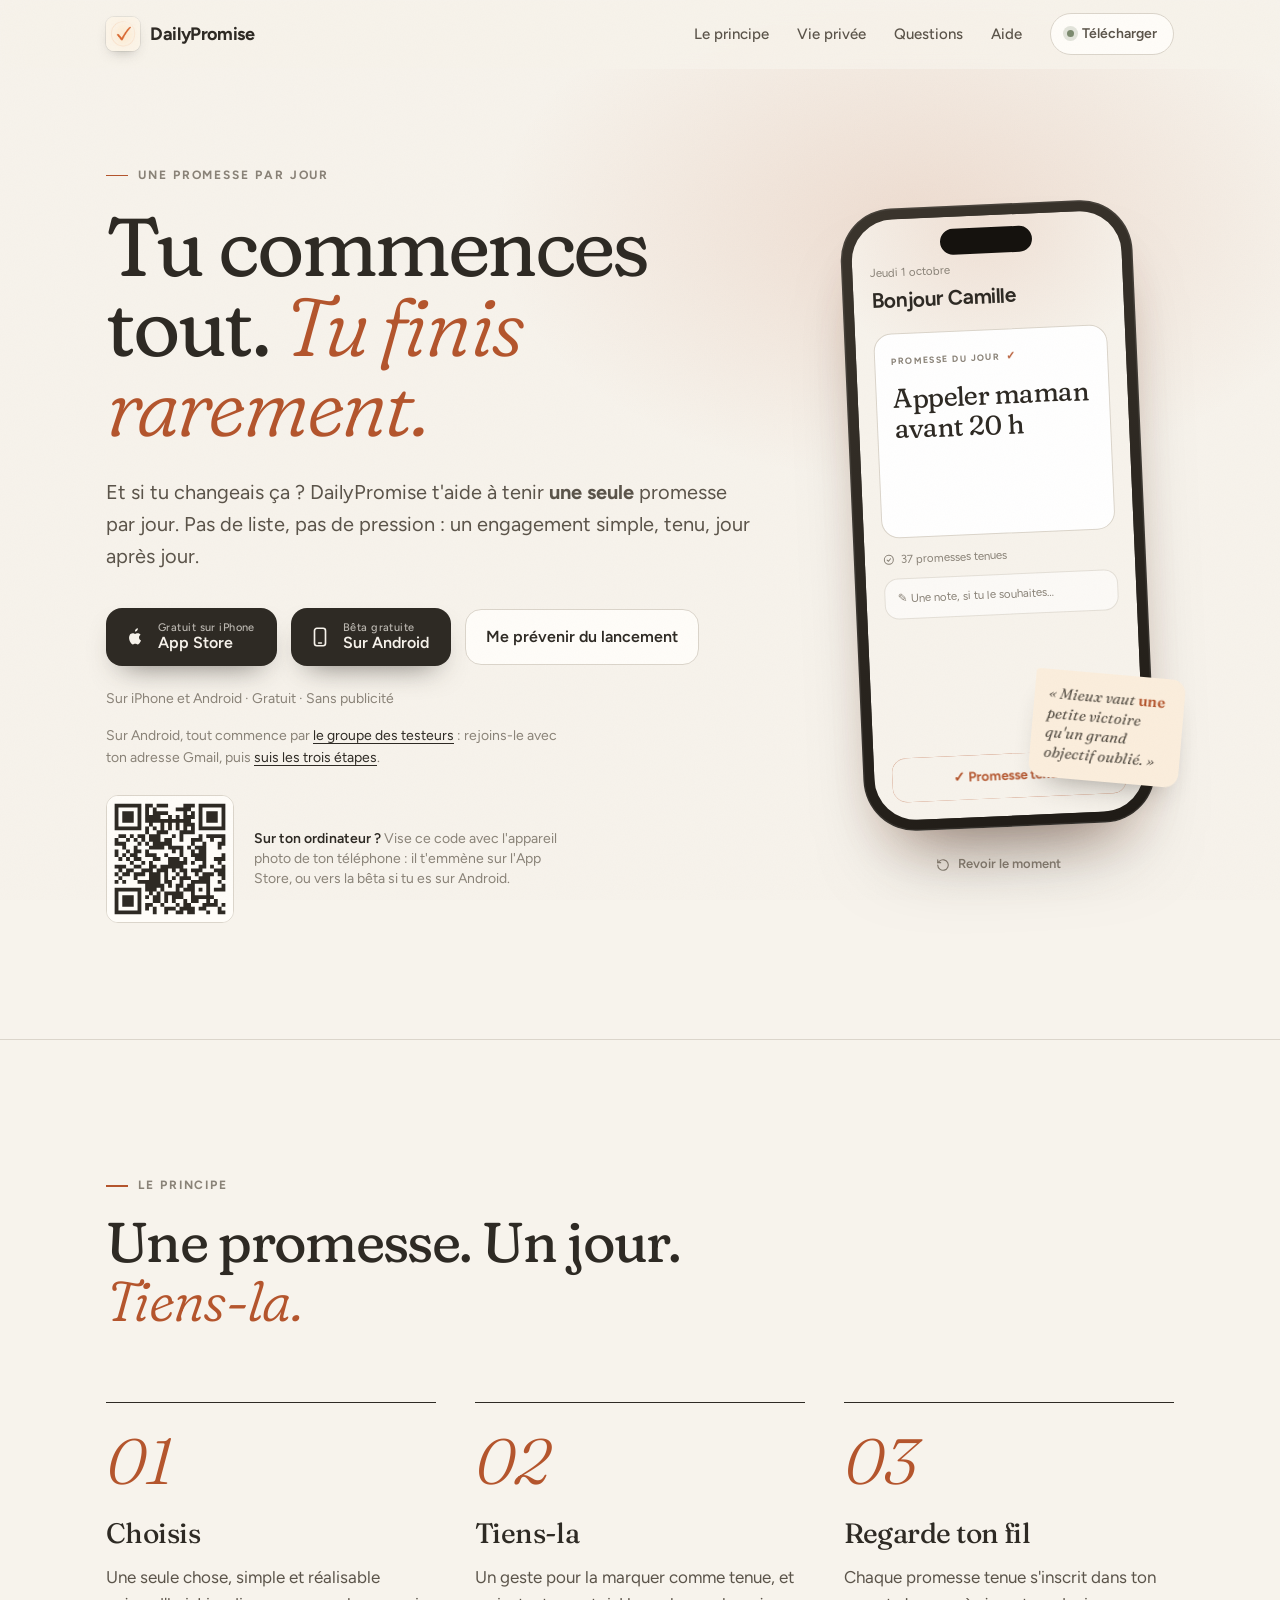
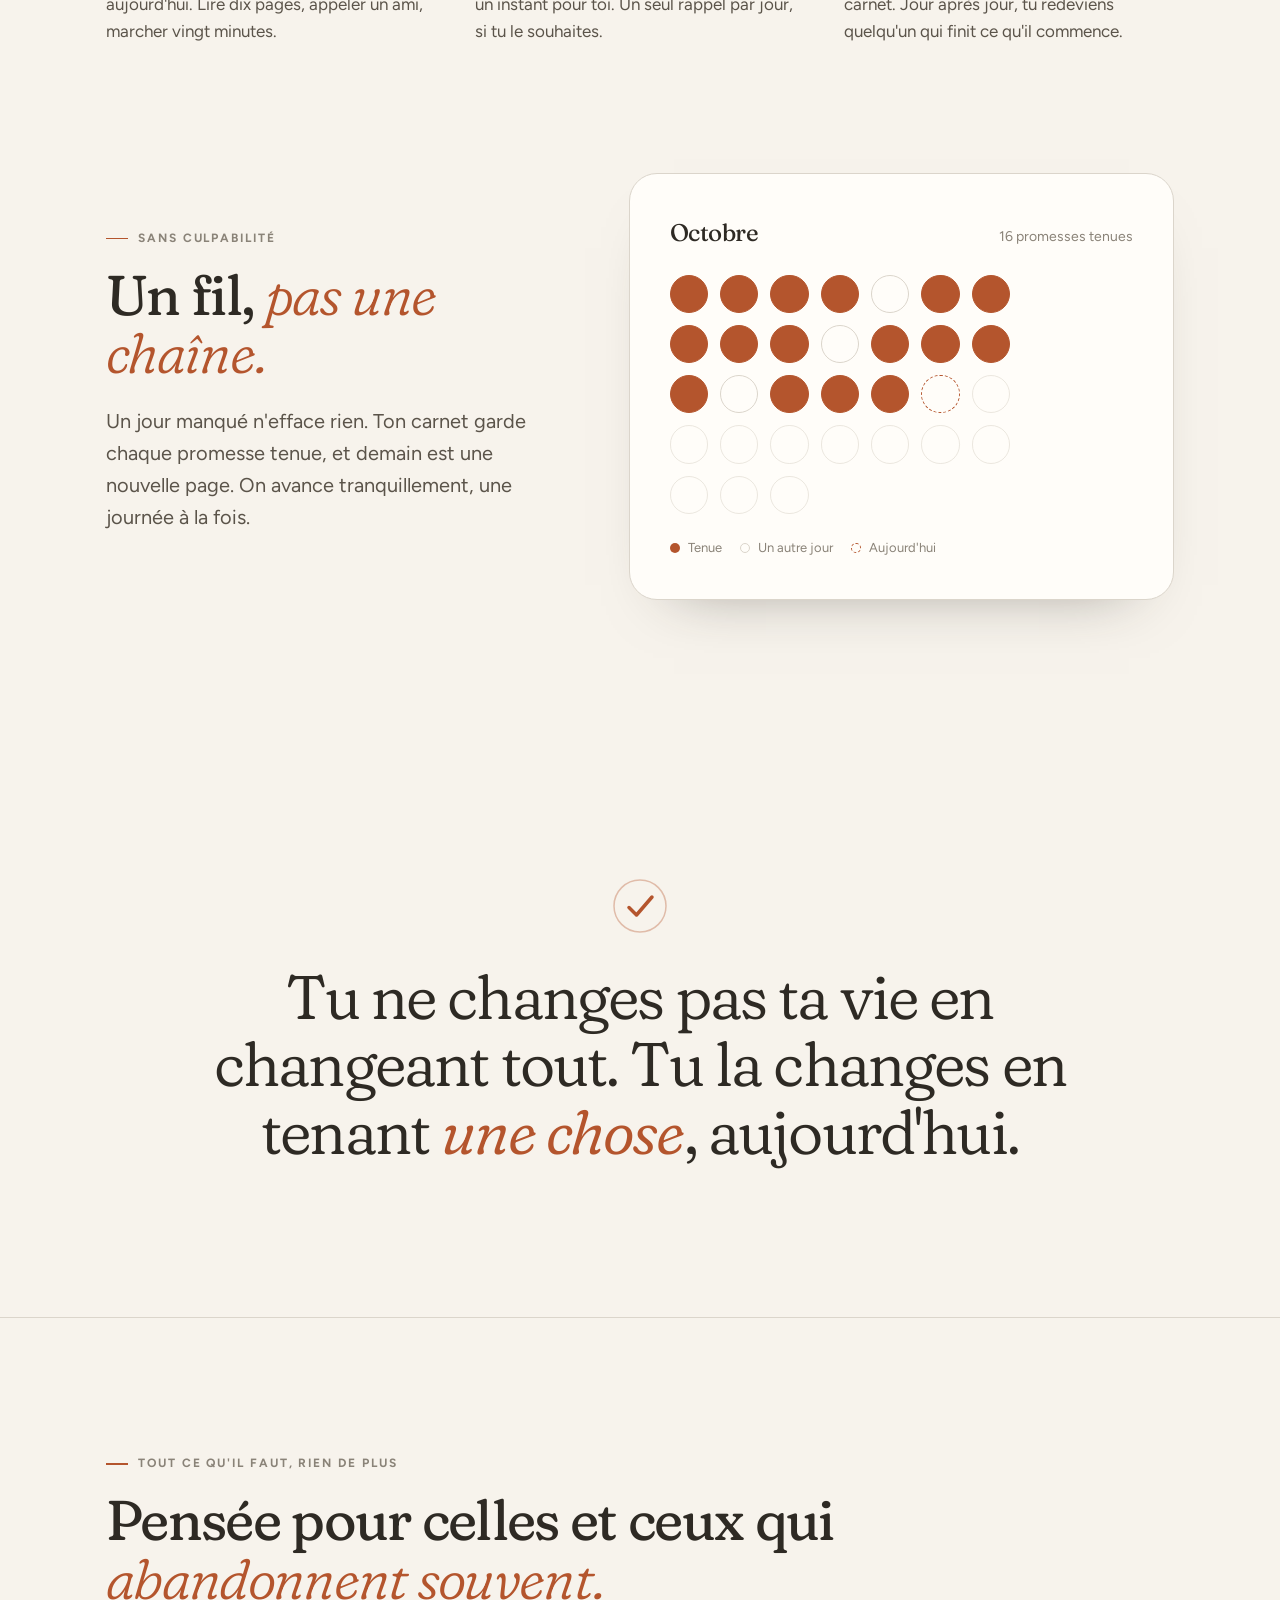
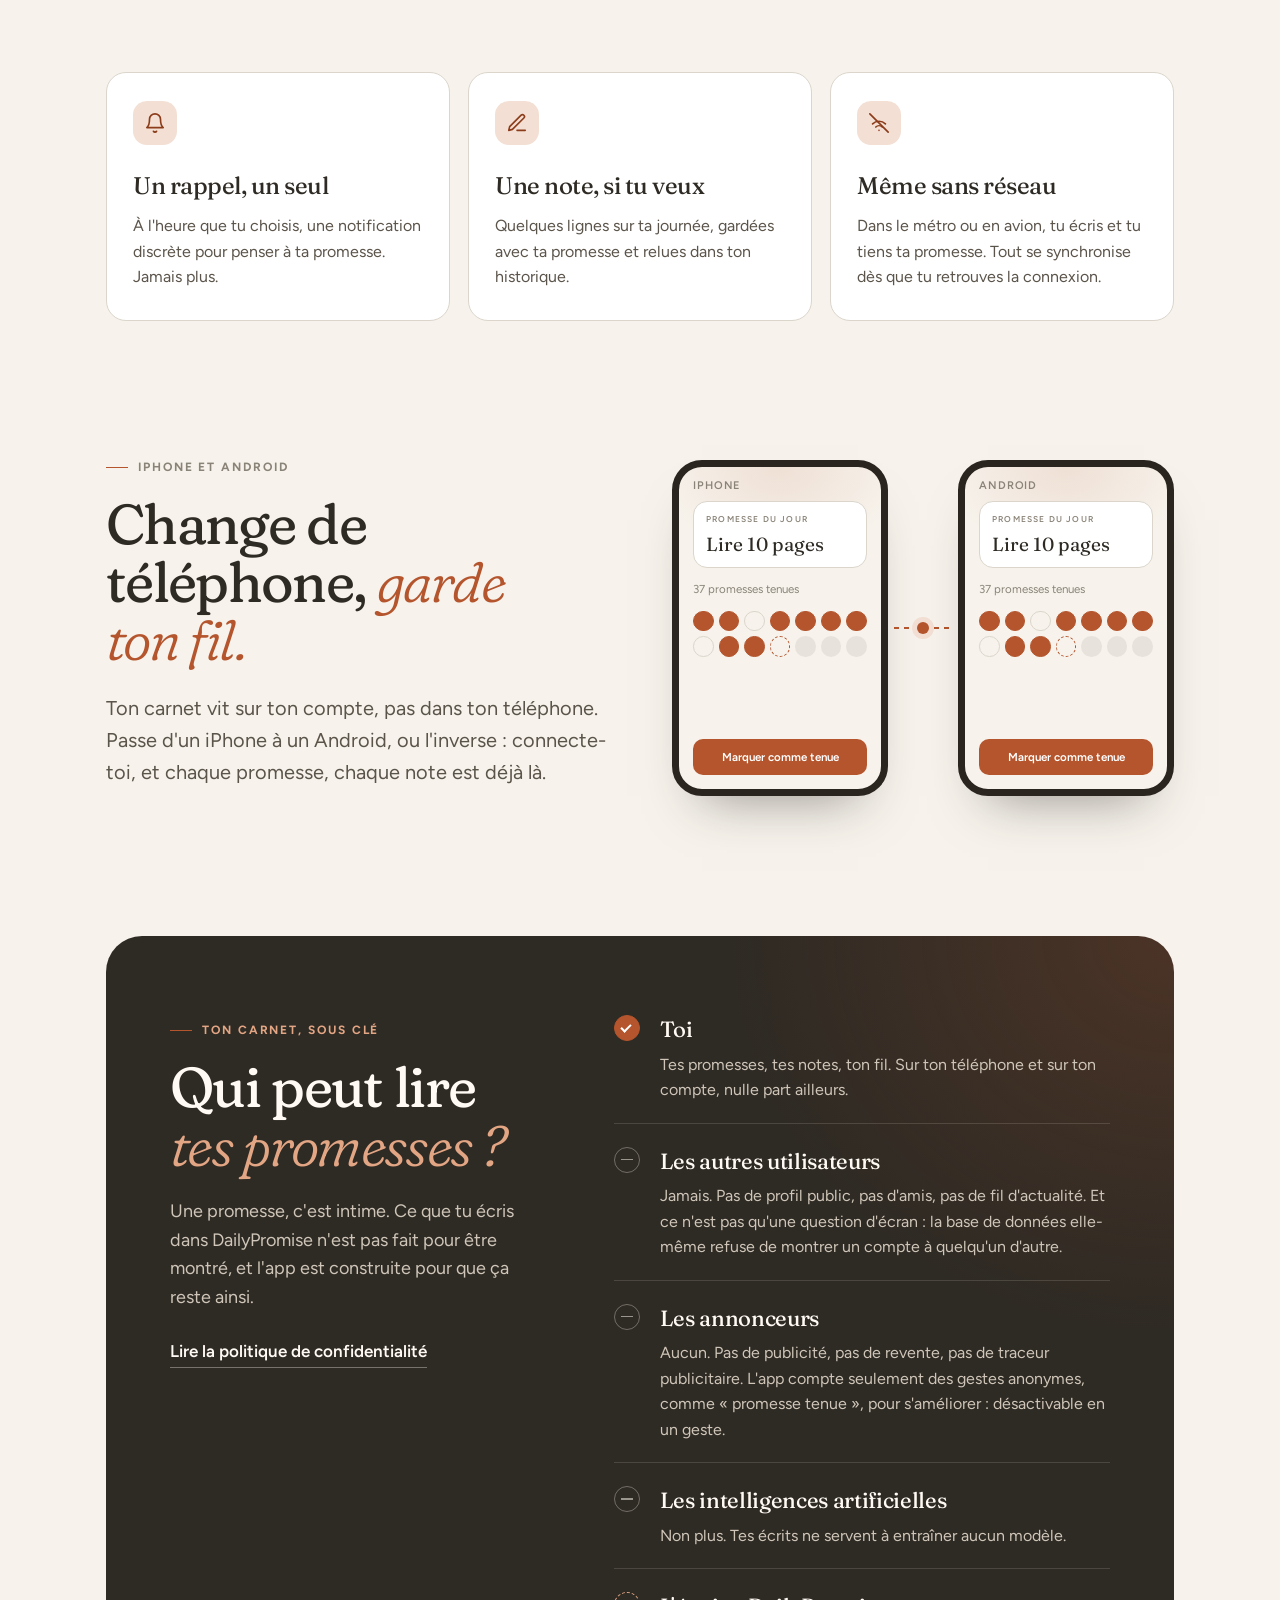
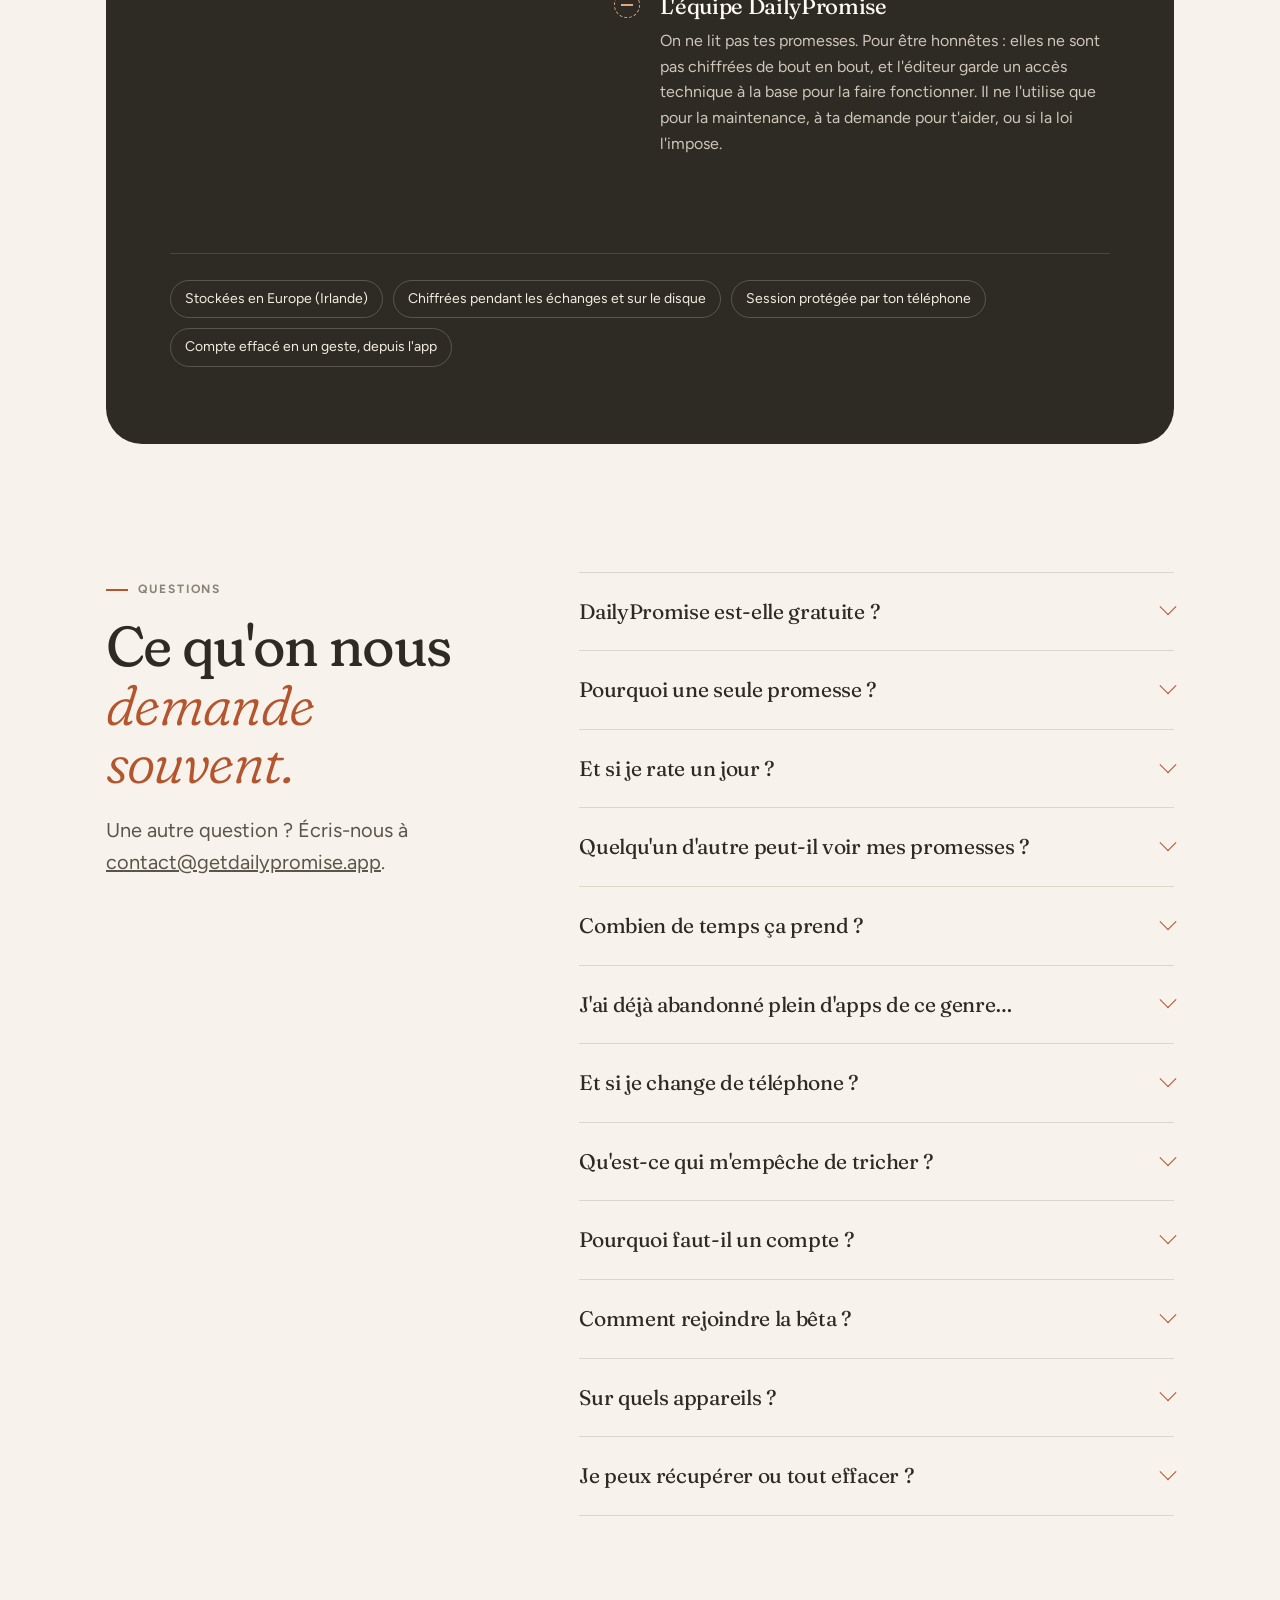
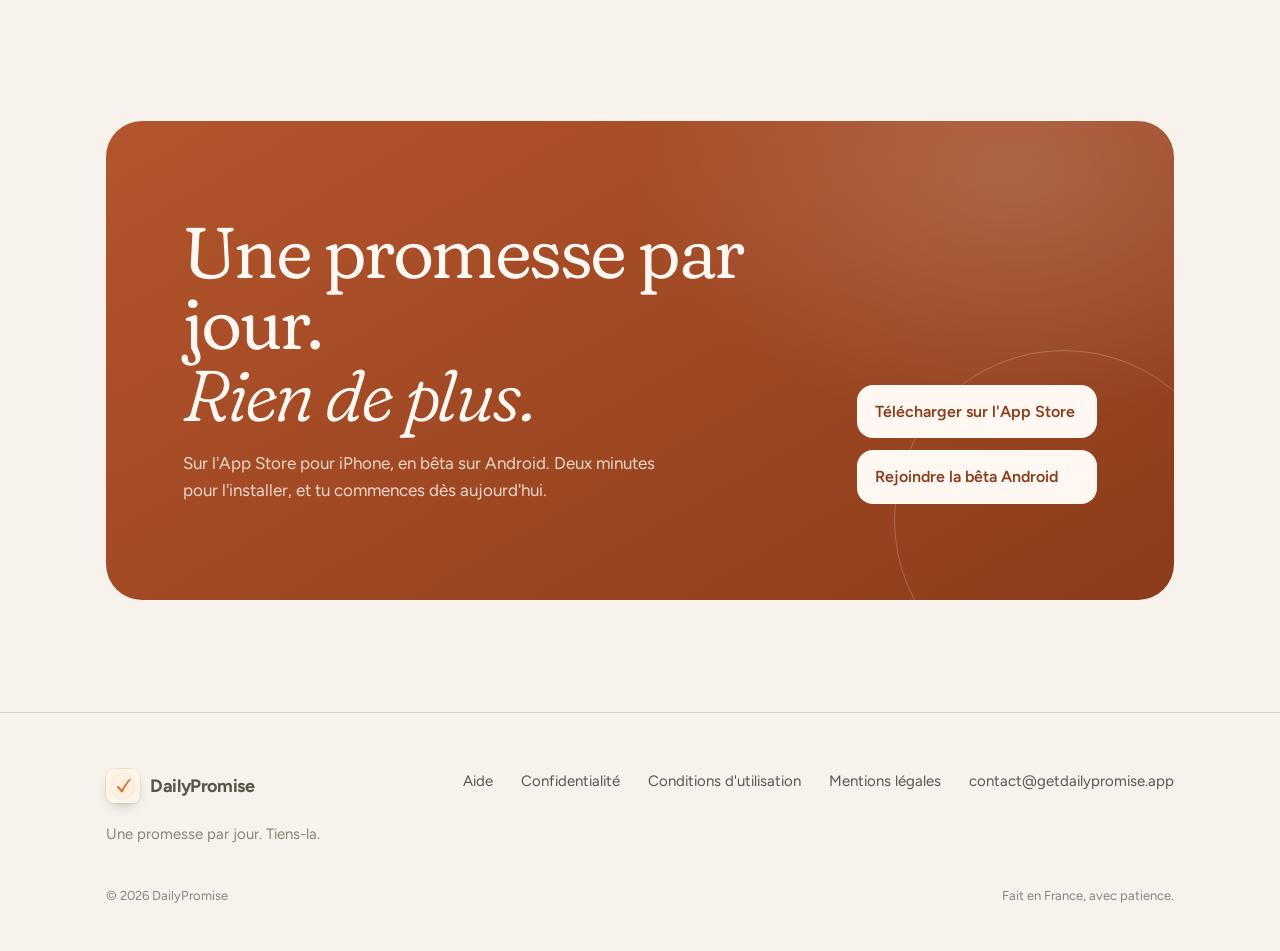
<file: index.html>
<!doctype html>
<html lang="fr">
<head>
  <meta charset="utf-8">
  <meta http-equiv="Content-Security-Policy" content="default-src 'self'; img-src 'self' data:; style-src 'self' 'unsafe-inline'; font-src 'self'; script-src 'self'; connect-src 'none'; object-src 'none'; base-uri 'self'; form-action 'none'; upgrade-insecure-requests">
  <meta name="referrer" content="strict-origin-when-cross-origin">
  <meta name="viewport" content="width=device-width, initial-scale=1, viewport-fit=cover">
  <title>DailyPromise · Une promesse par jour. Tiens-la.</title>
  <meta name="description" content="DailyPromise t'aide à tenir une seule promesse par jour. Pas de liste, pas de pression : un engagement simple, tenu jour après jour. Sur l'App Store pour iPhone, en bêta sur Android.">
  <meta name="theme-color" content="#f7f3ec">
  <link rel="canonical" href="https://getdailypromise.app/">
  <link rel="icon" type="image/png" href="/assets/favicon-64.png">
  <link rel="apple-touch-icon" href="/assets/apple-touch-icon.png">
  <link rel="preload" href="/fonts/fraunces-soft-normal.woff2" as="font" type="font/woff2" crossorigin>
  <link rel="preload" href="/fonts/figtree.woff2" as="font" type="font/woff2" crossorigin>
  <meta property="og:type" content="website">
  <meta property="og:locale" content="fr_FR">
  <meta property="og:site_name" content="DailyPromise">
  <meta property="og:title" content="DailyPromise · Une promesse par jour. Tiens-la.">
  <meta property="og:description" content="Tu commences tout. Tu finis rarement. Et si tu changeais ça ? Une seule promesse par jour, tenue.">
  <meta property="og:url" content="https://getdailypromise.app/">
  <meta property="og:image" content="https://getdailypromise.app/assets/icon-512.png">
  <meta name="twitter:card" content="summary">
  <link rel="stylesheet" href="/site.css?v=20261028a">
  <script src="/platform.js"></script>
  <script type="application/ld+json">
  {"@context":"https://schema.org","@type":"SoftwareApplication","name":"DailyPromise","operatingSystem":"iOS, Android","applicationCategory":"LifestyleApplication","inLanguage":"fr","description":"Une seule promesse par jour, tenue. Un fil, pas une chaîne.","url":"https://getdailypromise.app/","offers":{"@type":"Offer","price":"0","priceCurrency":"EUR"}}
  </script>
</head>
<body>
  <a class="skip" href="#contenu">Aller au contenu</a>

  <header class="site-header" id="haut">
    <div class="wrap">
      <a class="brand" href="/" aria-label="DailyPromise, accueil">
        <img class="brand-mark" src="/assets/icon-96.png" alt="" width="34" height="34">
        DailyPromise
      </a>
      <nav class="nav" aria-label="Navigation principale">
        <a class="nav-link" href="#principe">Le principe</a>
        <a class="nav-link" href="#confidentialite">Vie privée</a>
        <a class="nav-link" href="#questions">Questions</a>
        <a class="nav-link" href="/support">Aide</a>
        <a class="pill for-ios" href="https://apps.apple.com/app/apple-store/id6818246394?pt=129546955&amp;ct=site&amp;mt=8" aria-label="Télécharger DailyPromise sur l'App Store"><span class="dot" aria-hidden="true"></span>Télécharger</a>
        <a class="pill only-android" href="/beta#android"><span class="dot" aria-hidden="true"></span>Bêta Android</a>
      </nav>
    </div>
  </header>

  <main id="contenu">

    <!-- Héros -->
    <section class="hero">
      <div class="wrap hero-grid">
        <div>
          <span class="eyebrow reveal d1">Une promesse par jour</span>
          <h1 class="display reveal d2">Tu commences<br>tout. <em>Tu finis<br>rarement.</em></h1>
          <p class="lede reveal d3">Et si tu changeais ça&nbsp;? DailyPromise t'aide à tenir <strong>une seule</strong> promesse par jour. Pas de liste, pas de pression&nbsp;: un engagement simple, tenu, jour après jour.</p>
          <div class="actions reveal d4">
            <a class="btn btn-store for-ios" href="https://apps.apple.com/app/apple-store/id6818246394?pt=129546955&amp;ct=site&amp;mt=8" aria-label="Télécharger DailyPromise gratuitement sur l'App Store">
              <svg viewBox="0 0 24 24" fill="currentColor" aria-hidden="true"><path d="M16.37 12.6c.02 2.43 2.13 3.24 2.15 3.25-.02.06-.34 1.15-1.11 2.28-.67.97-1.36 1.95-2.45 1.97-1.07.02-1.41-.64-2.64-.64-1.22 0-1.6.62-2.61.66-1.05.04-1.85-1.05-2.53-2.02-1.38-1.99-2.43-5.62-1.02-8.07.7-1.22 1.95-1.99 3.31-2.01 1.03-.02 2.01.7 2.64.7.63 0 1.81-.86 3.05-.73.52.02 1.98.21 2.92 1.59-.08.05-1.74 1.02-1.71 3.02ZM14.35 4.89c.56-.68.94-1.62.83-2.56-.81.03-1.79.54-2.37 1.21-.52.6-.98 1.56-.86 2.48.9.07 1.83-.46 2.4-1.13Z"/></svg>
              <span><small>Gratuit sur iPhone</small>App Store</span>
            </a>
            <a class="btn btn-store for-android" href="/beta#android" aria-label="Rejoindre la bêta gratuite sur Android">
              <svg viewBox="0 0 24 24" fill="none" stroke="currentColor" stroke-width="1.8" stroke-linecap="round" stroke-linejoin="round" aria-hidden="true"><rect x="6" y="2.5" width="12" height="19" rx="2.6"/><path d="M10.5 18.5h3"/></svg>
              <span><small>Bêta gratuite</small>Sur Android</span>
            </a>
            <a class="btn btn-ghost for-android" href="mailto:contact@getdailypromise.app?subject=Pr%C3%A9viens-moi%20du%20lancement%20de%20DailyPromise">Me prévenir du lancement</a>
          </div>
          <p class="hero-note reveal d5">Sur iPhone et Android · Gratuit · Sans publicité</p>
          <p class="hero-group reveal d5 for-android">Sur Android, tout commence par <a href="https://groups.google.com/g/dailypromise-beta-android/about" target="_blank" rel="noopener">le groupe des testeurs</a>&nbsp;: rejoins-le avec ton adresse Gmail, puis <a href="/beta#android">suis les trois étapes</a>.</p>
          <div class="qr-hint reveal d5 for-desktop">
            <img src="/assets/qr-app.svg" alt="" width="128" height="128">
            <p><strong>Sur ton ordinateur&nbsp;?</strong> Vise ce code avec l'appareil photo de ton téléphone&nbsp;: il t'emmène sur l'App Store, ou vers la bêta si tu es sur Android.</p>
          </div>
        </div>

        <div class="hero-visual reveal d3">
          <div class="phone" aria-hidden="true">
            <div class="screen" id="screen">
              <span class="island"></span>
              <div class="app-date">Jeudi 1 octobre</div>
              <div class="app-hello">Bonjour Camille</div>
              <div class="app-card">
                <div class="app-label">PROMESSE DU JOUR <span class="tick">✓</span></div>
                <div class="app-promise">Appeler maman avant 20&nbsp;h</div>
              </div>
              <div class="app-streak">
                <svg width="12" height="12" viewBox="0 0 24 24" fill="none" stroke="currentColor" stroke-width="2" stroke-linecap="round" stroke-linejoin="round"><circle cx="12" cy="12" r="9"/><path d="m8.5 12.5 2.5 2.5 4.5-5"/></svg>
                37 promesses tenues
              </div>
              <div class="app-note">✎ Une note, si tu le souhaites…</div>
              <div class="app-button">Marquer comme tenue<span class="label-kept">✓ Promesse tenue</span></div>

              <div class="kept">
                <div class="circle">
                  <svg viewBox="0 0 42 32" fill="none"><path class="check" d="M4 17.5 15 28 38 4" stroke="#fff" stroke-width="5" stroke-linecap="round" stroke-linejoin="round"/></svg>
                </div>
                <p>Promesse tenue</p>
              </div>
            </div>
          </div>
          <div class="sticky-note" aria-hidden="true">« Mieux vaut <b>une</b> petite victoire qu'un grand objectif oublié. »</div>
          <button class="replay" type="button" id="replay">
            <svg width="14" height="14" viewBox="0 0 24 24" fill="none" stroke="currentColor" stroke-width="2" stroke-linecap="round" aria-hidden="true"><path d="M3 12a9 9 0 1 0 3-6.7L3 8"/><path d="M3 3v5h5"/></svg>
            Revoir le moment
          </button>
        </div>
      </div>
    </section>

    <hr class="rule">

    <!-- Le principe -->
    <section class="section" id="principe">
      <div class="wrap">
        <div class="section-head">
          <span class="eyebrow">Le principe</span>
          <h2 class="h2">Une promesse. Un jour. <em class="nowrap">Tiens-la.</em></h2>
        </div>
        <ol class="steps">
          <li class="step">
            <div class="step-num">01</div>
            <h3>Choisis</h3>
            <p>Une seule chose, simple et réalisable aujourd'hui. Lire dix pages, appeler un ami, marcher vingt minutes.</p>
          </li>
          <li class="step">
            <div class="step-num">02</div>
            <h3>Tiens-la</h3>
            <p>Un geste pour la marquer comme tenue, et un instant pour toi. Un seul rappel par jour, si tu le souhaites.</p>
          </li>
          <li class="step">
            <div class="step-num">03</div>
            <h3>Regarde ton fil</h3>
            <p>Chaque promesse tenue s'inscrit dans ton carnet. Jour après jour, tu redeviens quelqu'un qui finit ce qu'il commence.</p>
          </li>
        </ol>
      </div>
    </section>

    <!-- Le fil -->
    <section class="section" style="padding-top: 0">
      <div class="wrap thread">
        <div>
          <span class="eyebrow">Sans culpabilité</span>
          <h2 class="h2">Un fil, <em>pas une chaîne.</em></h2>
          <p class="lede" style="margin-top: 22px">Un jour manqué n'efface rien. Ton carnet garde chaque promesse tenue, et demain est une nouvelle page. On avance tranquillement, une journée à la fois.</p>
        </div>
        <div class="month" id="month">
          <div class="month-head">
            <strong>Octobre</strong>
            <span>16 promesses tenues</span>
          </div>
          <div class="dots" id="dots" aria-label="Exemple d'un mois : 16 promesses tenues sur 19 jours" role="img"></div>
          <div class="month-foot" aria-hidden="true">
            <span><i style="background: var(--terracotta)"></i>Tenue</span>
            <span><i style="border: 1.5px solid var(--hairline)"></i>Un autre jour</span>
            <span><i style="border: 1.5px dashed var(--terracotta)"></i>Aujourd'hui</span>
          </div>
        </div>
      </div>
    </section>

    <!-- Citation -->
    <section class="quote">
      <div class="wrap">
        <svg class="mark" viewBox="0 0 56 56" fill="none" aria-hidden="true">
          <circle cx="28" cy="28" r="26" stroke="#b4552d" stroke-opacity=".35" stroke-width="1.5"/>
          <path d="M17 29.5 24.5 37 40 19" stroke="#b4552d" stroke-width="3.5" stroke-linecap="round" stroke-linejoin="round"/>
        </svg>
        <blockquote>Tu ne changes pas ta vie en changeant tout. Tu la changes en tenant <em>une chose</em>, aujourd'hui.</blockquote>
      </div>
    </section>

    <hr class="rule">

    <!-- Ce que l'app fait pour toi -->
    <section class="section">
      <div class="wrap">
        <div class="section-head">
          <span class="eyebrow">Tout ce qu'il faut, rien de plus</span>
          <h2 class="h2">Pensée pour celles et ceux qui <em>abandonnent souvent.</em></h2>
        </div>
        <div class="cards">
          <article class="card">
            <div class="icon"><svg viewBox="0 0 24 24" fill="none" stroke="currentColor" stroke-width="1.8" stroke-linecap="round" stroke-linejoin="round" aria-hidden="true"><path d="M6 8a6 6 0 0 1 12 0c0 7 3 9 3 9H3s3-2 3-9"/><path d="M10.3 21a1.94 1.94 0 0 0 3.4 0"/></svg></div>
            <h3>Un rappel, un seul</h3>
            <p>À l'heure que tu choisis, une notification discrète pour penser à ta promesse. Jamais plus.</p>
          </article>
          <article class="card">
            <div class="icon"><svg viewBox="0 0 24 24" fill="none" stroke="currentColor" stroke-width="1.8" stroke-linecap="round" stroke-linejoin="round" aria-hidden="true"><path d="M12 20h9"/><path d="M16.5 3.5a2.12 2.12 0 0 1 3 3L7 19l-4 1 1-4Z"/></svg></div>
            <h3>Une note, si tu veux</h3>
            <p>Quelques lignes sur ta journée, gardées avec ta promesse et relues dans ton historique.</p>
          </article>
          <article class="card">
            <div class="icon"><svg viewBox="0 0 24 24" fill="none" stroke="currentColor" stroke-width="1.8" stroke-linecap="round" stroke-linejoin="round" aria-hidden="true"><path d="M12 20h.01"/><path d="M8.5 16.4a5 5 0 0 1 7 0"/><path d="M5 12.9a10 10 0 0 1 14 0"/><path d="m2 2 20 20"/></svg></div>
            <h3>Même sans réseau</h3>
            <p>Dans le métro ou en avion, tu écris et tu tiens ta promesse. Tout se synchronise dès que tu retrouves la connexion.</p>
          </article>
        </div>
      </div>
    </section>

    <!-- Un compte, tous tes téléphones -->
    <section class="section" style="padding-top: 0">
      <div class="wrap devices">
        <div>
          <span class="eyebrow">iPhone et Android</span>
          <h2 class="h2">Change de téléphone, <em>garde <span class="nowrap">ton fil.</span></em></h2>
          <p class="lede" style="margin-top: 22px">Ton carnet vit sur ton compte, pas dans ton téléphone. Passe d'un iPhone à un Android, ou l'inverse&nbsp;: connecte-toi, et chaque promesse, chaque note est déjà là.</p>
        </div>
        <div class="devices-visual" aria-hidden="true">
          <div class="mini-phone">
            <span class="mini-label">iPhone</span>
            <div class="mini-card"><small>PROMESSE DU JOUR</small>Lire 10 pages</div>
            <div class="mini-count">37 promesses tenues</div>
            <div class="mini-dots"><i class="k"></i><i class="k"></i><i></i><i class="k"></i><i class="k"></i><i class="k"></i><i class="k"></i><i></i><i class="k"></i><i class="k"></i><i class="t"></i><i class="f"></i><i class="f"></i><i class="f"></i></div>
            <div class="mini-btn">Marquer comme tenue</div>
          </div>
          <div class="thread-line"><span></span></div>
          <div class="mini-phone">
            <span class="mini-label">Android</span>
            <div class="mini-card"><small>PROMESSE DU JOUR</small>Lire 10 pages</div>
            <div class="mini-count">37 promesses tenues</div>
            <div class="mini-dots"><i class="k"></i><i class="k"></i><i></i><i class="k"></i><i class="k"></i><i class="k"></i><i class="k"></i><i></i><i class="k"></i><i class="k"></i><i class="t"></i><i class="f"></i><i class="f"></i><i class="f"></i></div>
            <div class="mini-btn">Marquer comme tenue</div>
          </div>
        </div>
      </div>
    </section>

    <!-- Confidentialité -->
    <section class="section" id="confidentialite" style="padding-top: 0">
      <div class="wrap">
        <div class="vault">
          <div class="vault-intro">
            <span class="eyebrow">Ton carnet, sous clé</span>
            <h2 class="h2">Qui peut lire <em>tes promesses&nbsp;?</em></h2>
            <p>Une promesse, c'est intime. Ce que tu écris dans DailyPromise n'est pas fait pour être montré, et l'app est construite pour que ça reste ainsi.</p>
            <a class="vault-link" href="/confidentialite">Lire la politique de confidentialité</a>
          </div>
          <ul class="vault-list">
            <li class="yes">
              <span class="mark" aria-hidden="true"></span>
              <div>
                <h3>Toi</h3>
                <p>Tes promesses, tes notes, ton fil. Sur ton téléphone et sur ton compte, nulle part ailleurs.</p>
              </div>
            </li>
            <li>
              <span class="mark" aria-hidden="true"></span>
              <div>
                <h3>Les autres utilisateurs</h3>
                <p>Jamais. Pas de profil public, pas d'amis, pas de fil d'actualité. Et ce n'est pas qu'une question d'écran&nbsp;: la base de données elle-même refuse de montrer un compte à quelqu'un d'autre.</p>
              </div>
            </li>
            <li>
              <span class="mark" aria-hidden="true"></span>
              <div>
                <h3>Les annonceurs</h3>
                <p>Aucun. Pas de publicité, pas de revente, pas de traceur publicitaire. L'app compte seulement des gestes anonymes, comme «&nbsp;promesse tenue&nbsp;», pour s'améliorer&nbsp;: désactivable en un geste.</p>
              </div>
            </li>
            <li>
              <span class="mark" aria-hidden="true"></span>
              <div>
                <h3>Les intelligences artificielles</h3>
                <p>Non plus. Tes écrits ne servent à entraîner aucun modèle.</p>
              </div>
            </li>
            <li class="partial">
              <span class="mark" aria-hidden="true"></span>
              <div>
                <h3>L'équipe DailyPromise</h3>
                <p>On ne lit pas tes promesses. Pour être honnêtes&nbsp;: elles ne sont pas chiffrées de bout en bout, et l'éditeur garde un accès technique à la base pour la faire fonctionner. Il ne l'utilise que pour la maintenance, à ta demande pour t'aider, ou si la loi l'impose.</p>
              </div>
            </li>
          </ul>
          <ul class="vault-facts" aria-label="Protections en place">
            <li>Stockées en Europe (Irlande)</li>
            <li>Chiffrées pendant les échanges et sur le disque</li>
            <li>Session protégée par ton téléphone</li>
            <li>Compte effacé en un geste, depuis l'app</li>
          </ul>
        </div>
      </div>
    </section>

    <!-- Questions -->
    <section class="section" id="questions" style="padding-top: 0">
      <div class="wrap faq">
        <div>
          <span class="eyebrow">Questions</span>
          <h2 class="h2">Ce qu'on nous <em>demande souvent.</em></h2>
          <p class="lede" style="margin-top: 22px">Une autre question&nbsp;? Écris-nous à <a href="mailto:contact@getdailypromise.app">contact@getdailypromise.app</a>.</p>
        </div>
        <div class="faq-list">
          <details>
            <summary>DailyPromise est-elle gratuite&nbsp;?</summary>
            <p>L'essentiel, oui : choisir et tenir ta promesse du jour, ton historique et ton rappel quotidien sont gratuits, sans publicité. Plus tard, une formule Pro facultative proposera de quoi aller plus loin, comme des bilans et des réflexions guidées. Notre engagement : l'essentiel restera gratuit, et jamais d'essai qui se transforme en abonnement par surprise. Le prix et la date du premier prélèvement seront affichés clairement avant que tu acceptes, et tu pourras annuler à tout moment, depuis l'App Store ou Google Play.</p>
          </details>
          <details>
            <summary>Pourquoi une seule promesse&nbsp;?</summary>
            <p>Parce qu'on abandonne surtout quand on en fait trop. Une seule promesse, réalisable aujourd'hui, c'est une victoire à ta portée. Et c'est en les accumulant qu'on reprend confiance en soi.</p>
          </details>
          <details>
            <summary>Et si je rate un jour&nbsp;?</summary>
            <p>Rien n'est perdu. Ton carnet garde toutes les promesses tenues et le lendemain repart d'une page blanche. Pas de message culpabilisant, jamais.</p>
          </details>
          <details>
            <summary>Quelqu'un d'autre peut-il voir mes promesses&nbsp;?</summary>
            <p>Non. Il n'y a ni profil public, ni amis, ni partage : personne ne voit ce que tu écris, et la base de données bloque elle-même tout accès à un autre compte que le tien. Seul l'éditeur garde un accès technique, réservé à la maintenance. Tout est détaillé <a href="#confidentialite">plus haut</a>.</p>
          </details>
          <details>
            <summary>Combien de temps ça prend&nbsp;?</summary>
            <p>Moins d'une minute par jour : quelques secondes pour écrire ta promesse le matin, un geste pour la marquer comme tenue. La note est facultative.</p>
          </details>
          <details>
            <summary>J'ai déjà abandonné plein d'apps de ce genre…</summary>
            <p>C'est justement pour toi. Pas de liste de vingt habitudes, pas de message culpabilisant au premier oubli, pas de notifications en rafale. Une seule chose à tenir, un seul rappel, et un carnet qui garde tout ce que tu as déjà accompli.</p>
          </details>
          <details>
            <summary>Et si je change de téléphone&nbsp;?</summary>
            <p>Rien n'est perdu. Tes promesses et tes notes sont sauvegardées sur ton compte : tu te connectes sur le nouveau téléphone, iPhone ou Android, et tout est là. Même sans réseau, l'app continue de fonctionner et se synchronise dès que la connexion revient.</p>
          </details>
          <details>
            <summary>Qu'est-ce qui m'empêche de tricher&nbsp;?</summary>
            <p>Rien, et c'est voulu. Personne ne te surveille et personne ne te juge : c'est une promesse à toi-même, pas un contrat. Marquer comme tenue une promesse que tu n'as pas tenue, ce serait ne te mentir qu'à toi. Et comme un jour manqué n'efface rien, tu n'as aucune raison de le faire.</p>
          </details>
          <details>
            <summary>Pourquoi faut-il un compte&nbsp;?</summary>
            <p>Pour que tes promesses soient sauvegardées et te suivent si tu changes ou perds ton téléphone. Tu peux t'inscrire avec ton e-mail ou avec Google, et aussi avec Apple sur iPhone (en masquant ta vraie adresse si tu veux).</p>
          </details>
          <details>
            <summary>Comment rejoindre la bêta&nbsp;?</summary>
            <p>Va sur <a href="/beta">la page de la bêta</a> depuis ton téléphone. <strong>Sur iPhone</strong>, plus besoin de bêta&nbsp;: DailyPromise est <a href="https://apps.apple.com/app/apple-store/id6818246394?pt=129546955&amp;ct=site&amp;mt=8">sur l'App Store</a>. <strong>Sur Android</strong>&nbsp;: rejoins <a href="https://groups.google.com/g/dailypromise-beta-android/about" target="_blank" rel="noopener">le groupe des testeurs</a>, accepte le test sur Google Play, puis installe l'app. Les mises à jour arrivent ensuite toutes seules.</p>
          </details>
          <details>
            <summary>Sur quels appareils&nbsp;?</summary>
            <p>Sur iPhone et sur Android (Android 8 ou plus récent). Avec un compte, tu passes de l'un à l'autre sans rien perdre.</p>
          </details>
          <details>
            <summary>Je peux récupérer ou tout effacer&nbsp;?</summary>
            <p>Oui, les deux, à tout moment. Réglages → Exporter mes promesses te donne un tableau avec toutes tes promesses et tes notes, à garder où tu veux. Réglages → Supprimer mon compte. Ton compte, tes promesses et tes notes sont effacés immédiatement de nos serveurs et de ton téléphone. Le détail est dans notre <a href="/confidentialite">politique de confidentialité</a>.</p>
          </details>
        </div>
      </div>
    </section>

    <!-- Fin -->
    <section>
      <div class="wrap">
        <div class="closing">
          <div>
            <h2>Une promesse par jour.<br><em>Rien de plus.</em></h2>
            <p>Sur l'App Store pour iPhone, en bêta sur Android. Deux minutes pour l'installer, et tu commences dès aujourd'hui.</p>
          </div>
          <div class="closing-actions">
            <a class="btn btn-light for-ios" href="https://apps.apple.com/app/apple-store/id6818246394?pt=129546955&amp;ct=site&amp;mt=8">Télécharger sur l'App Store</a>
            <a class="btn btn-light for-android" href="/beta#android">Rejoindre la bêta Android</a>
          </div>
        </div>
      </div>
    </section>

  </main>

  <footer class="site-footer">
    <div class="wrap">
      <div class="footer-grid">
        <div>
          <a class="brand" href="/" aria-label="DailyPromise, accueil">
            <img class="brand-mark" src="/assets/icon-96.png" alt="" width="34" height="34">
            DailyPromise
          </a>
          <p>Une promesse par jour. Tiens-la.</p>
        </div>
        <nav class="footer-links" aria-label="Liens utiles">
          <a href="/support">Aide</a>
          <a href="/confidentialite">Confidentialité</a>
          <a href="/conditions">Conditions d'utilisation</a>
          <a href="/mentions-legales">Mentions légales</a>
          <a href="mailto:contact@getdailypromise.app">contact@getdailypromise.app</a>
        </nav>
      </div>
      <div class="footer-base">
        <span>© 2026 DailyPromise</span>
        <span>Fait en France, avec patience.</span>
      </div>
    </div>
  </footer>

  <script src="/home.js" defer></script>
</body>
</html>
</file>
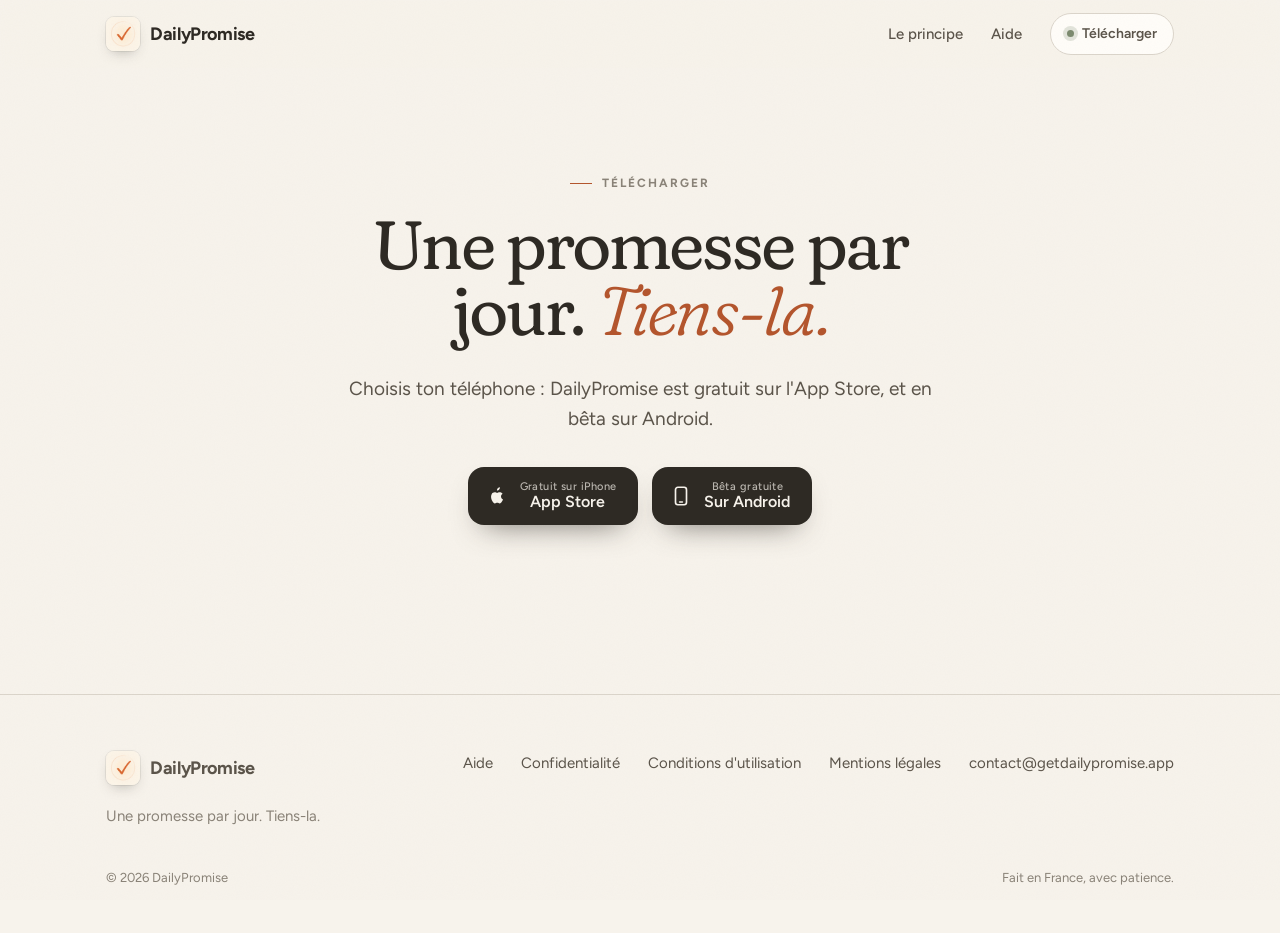
<file: app.html>
<!doctype html>
<html lang="fr">
<head>
  <meta charset="utf-8">
  <meta http-equiv="Content-Security-Policy" content="default-src 'self'; img-src 'self' data:; style-src 'self' 'unsafe-inline'; font-src 'self'; script-src 'self'; connect-src 'none'; object-src 'none'; base-uri 'self'; form-action 'none'; upgrade-insecure-requests">
  <meta name="referrer" content="strict-origin-when-cross-origin">
  <meta name="viewport" content="width=device-width, initial-scale=1, viewport-fit=cover">
  <title>Télécharger DailyPromise</title>
  <meta name="robots" content="noindex">
  <meta name="theme-color" content="#f7f3ec">
  <link rel="icon" type="image/png" href="/assets/favicon-64.png">
  <link rel="apple-touch-icon" href="/assets/apple-touch-icon.png">
  <link rel="stylesheet" href="/site.css?v=20261028a">
  <script src="/platform.js"></script>
  <script src="/app.js"></script>
</head>
<body>
  <a class="skip" href="#contenu">Aller au contenu</a>

  <header class="site-header">
    <div class="wrap">
      <a class="brand" href="/" aria-label="DailyPromise, accueil">
        <img class="brand-mark" src="/assets/icon-96.png" alt="" width="34" height="34">
        DailyPromise
      </a>
      <nav class="nav" aria-label="Navigation principale">
        <a class="nav-link" href="/#principe">Le principe</a>
        <a class="nav-link" href="/support">Aide</a>
        <a class="pill for-ios" href="https://apps.apple.com/app/apple-store/id6818246394?pt=129546955&amp;ct=site&amp;mt=8" aria-label="Télécharger DailyPromise sur l'App Store"><span class="dot" aria-hidden="true"></span>Télécharger</a>
        <a class="pill only-android" href="/beta#android"><span class="dot" aria-hidden="true"></span>Bêta Android</a>
      </nav>
    </div>
  </header>

  <main id="contenu" class="doc" style="text-align: center; padding-bottom: 40px">
    <span class="eyebrow">Télécharger</span>
    <h1 class="display">Une promesse par jour. <em>Tiens-la.</em></h1>
    <p class="intro">Choisis ton téléphone&nbsp;: DailyPromise est gratuit sur l'App Store, et en bêta sur Android.</p>
    <p class="actions" style="justify-content: center; margin-top: 32px">
      <a class="btn btn-store for-ios" href="https://apps.apple.com/app/apple-store/id6818246394?pt=129546955&amp;ct=qr&amp;mt=8">
        <svg viewBox="0 0 24 24" fill="currentColor" aria-hidden="true"><path d="M16.37 12.6c.02 2.43 2.13 3.24 2.15 3.25-.02.06-.34 1.15-1.11 2.28-.67.97-1.36 1.95-2.45 1.97-1.07.02-1.41-.64-2.64-.64-1.22 0-1.6.62-2.61.66-1.05.04-1.85-1.05-2.53-2.02-1.38-1.99-2.43-5.62-1.02-8.07.7-1.22 1.95-1.99 3.31-2.01 1.03-.02 2.01.7 2.64.7.63 0 1.81-.86 3.05-.73.52.02 1.98.21 2.92 1.59-.08.05-1.74 1.02-1.71 3.02ZM14.35 4.89c.56-.68.94-1.62.83-2.56-.81.03-1.79.54-2.37 1.21-.52.6-.98 1.56-.86 2.48.9.07 1.83-.46 2.4-1.13Z"/></svg>
        <span><small>Gratuit sur iPhone</small>App Store</span>
      </a>
      <a class="btn btn-store for-android" href="/beta#android">
        <svg viewBox="0 0 24 24" fill="none" stroke="currentColor" stroke-width="1.8" stroke-linecap="round" stroke-linejoin="round" aria-hidden="true"><rect x="6" y="2.5" width="12" height="19" rx="2.6"/><path d="M10.5 18.5h3"/></svg>
        <span><small>Bêta gratuite</small>Sur Android</span>
      </a>
    </p>
  </main>

  <footer class="site-footer">
    <div class="wrap">
      <div class="footer-grid">
        <div>
          <a class="brand" href="/" aria-label="DailyPromise, accueil">
            <img class="brand-mark" src="/assets/icon-96.png" alt="" width="34" height="34">
            DailyPromise
          </a>
          <p>Une promesse par jour. Tiens-la.</p>
        </div>
        <nav class="footer-links" aria-label="Liens utiles">
          <a href="/support">Aide</a>
          <a href="/confidentialite">Confidentialité</a>
          <a href="/conditions">Conditions d'utilisation</a>
          <a href="/mentions-legales">Mentions légales</a>
          <a href="mailto:contact@getdailypromise.app">contact@getdailypromise.app</a>
        </nav>
      </div>
      <div class="footer-base">
        <span>© 2026 DailyPromise</span>
        <span>Fait en France, avec patience.</span>
      </div>
    </div>
  </footer>
</body>
</html>
</file>
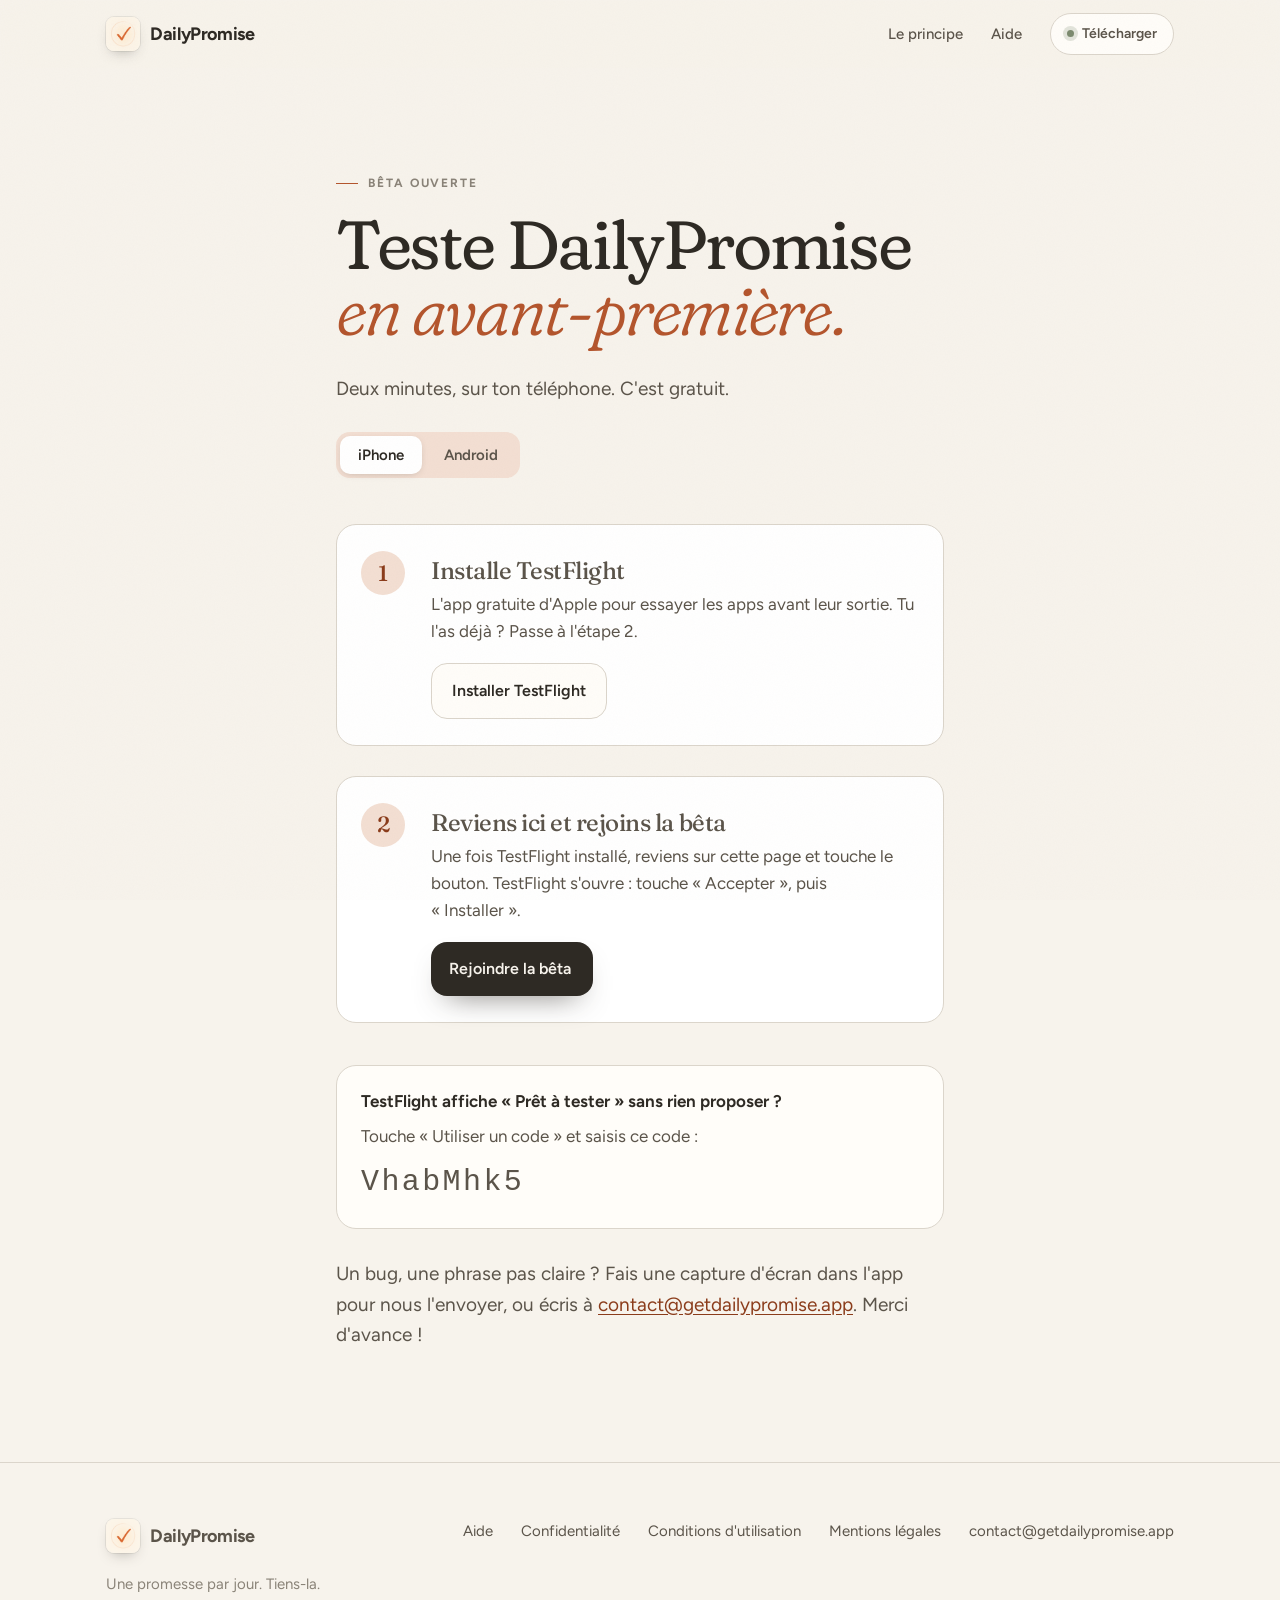
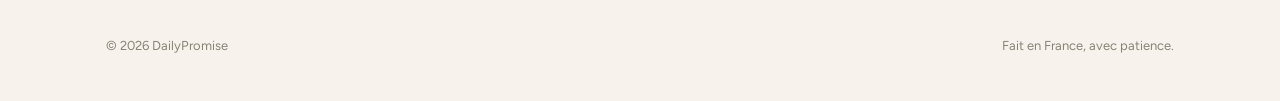
<file: beta.html>
<!doctype html>
<html lang="fr">
<head>
  <meta charset="utf-8">
  <meta http-equiv="Content-Security-Policy" content="default-src 'self'; img-src 'self' data:; style-src 'self' 'unsafe-inline'; font-src 'self'; script-src 'self'; connect-src 'none'; object-src 'none'; base-uri 'self'; form-action 'none'; upgrade-insecure-requests">
  <meta name="referrer" content="strict-origin-when-cross-origin">
  <meta name="viewport" content="width=device-width, initial-scale=1, viewport-fit=cover">
  <title>Rejoindre la bêta · DailyPromise</title>
  <meta name="description" content="Teste DailyPromise en avant-première sur iPhone ou Android. Deux minutes, gratuit.">
  <meta name="theme-color" content="#f7f3ec">
  <link rel="canonical" href="https://getdailypromise.app/beta">
  <link rel="icon" type="image/png" href="/assets/favicon-64.png">
  <link rel="apple-touch-icon" href="/assets/apple-touch-icon.png">
  <link rel="stylesheet" href="/site.css?v=20261028a">
  <script src="/platform.js"></script>
</head>
<body>
  <a class="skip" href="#contenu">Aller au contenu</a>

  <header class="site-header">
    <div class="wrap">
      <a class="brand" href="/" aria-label="DailyPromise, accueil">
        <img class="brand-mark" src="/assets/icon-96.png" alt="" width="34" height="34">
        DailyPromise
      </a>
      <nav class="nav" aria-label="Navigation principale">
        <a class="nav-link" href="/#principe">Le principe</a>
        <a class="nav-link" href="/support">Aide</a>
        <a class="pill for-ios" href="https://apps.apple.com/app/apple-store/id6818246394?pt=129546955&amp;ct=site&amp;mt=8" aria-label="Télécharger DailyPromise sur l'App Store"><span class="dot" aria-hidden="true"></span>Télécharger</a>
        <a class="pill only-android" href="/beta#android" aria-current="page"><span class="dot" aria-hidden="true"></span>Bêta Android</a>
      </nav>
    </div>
  </header>

  <main id="contenu" class="doc">
    <span class="eyebrow">Bêta ouverte</span>
    <h1 class="display">Teste DailyPromise <em>en avant-première.</em></h1>
    <p class="intro">Deux minutes, sur ton téléphone. C'est gratuit.</p>

    <div class="platform-tabs" role="tablist" aria-label="Ton téléphone">
      <button type="button" role="tab" id="tab-iphone" aria-controls="iphone" aria-selected="true">iPhone</button>
      <button type="button" role="tab" id="tab-android" aria-controls="android" aria-selected="false">Android</button>
    </div>

    <section class="platform-panel" id="iphone" role="tabpanel" aria-labelledby="tab-iphone">
      <ol class="beta-steps">
        <li>
          <span class="beta-num">1</span>
          <div>
            <h2>Installe TestFlight</h2>
            <p>L'app gratuite d'Apple pour essayer les apps avant leur sortie. Tu l'as déjà&nbsp;? Passe à l'étape 2.</p>
            <a class="btn btn-ghost" href="https://apps.apple.com/fr/app/testflight/id899247664" target="_blank" rel="noopener">Installer TestFlight</a>
          </div>
        </li>
        <li>
          <span class="beta-num">2</span>
          <div>
            <h2>Reviens ici et rejoins la bêta</h2>
            <p>Une fois TestFlight installé, reviens sur cette page et touche le bouton. TestFlight s'ouvre&nbsp;: touche «&nbsp;Accepter&nbsp;», puis «&nbsp;Installer&nbsp;».</p>
            <a class="btn btn-store" href="https://testflight.apple.com/join/VhabMhk5" target="_blank" rel="noopener">Rejoindre la bêta</a>
          </div>
        </li>
      </ol>

      <div class="callout">
        <p><strong>TestFlight affiche «&nbsp;Prêt à tester&nbsp;» sans rien proposer&nbsp;?</strong></p>
        <p>Touche «&nbsp;Utiliser un code&nbsp;» et saisis ce code&nbsp;:</p>
        <p class="beta-code">VhabMhk5</p>
      </div>
    </section>

    <section class="platform-panel" id="android" role="tabpanel" aria-labelledby="tab-android">
      <ol class="beta-steps">
        <li>
          <span class="beta-num">1</span>
          <div>
            <h2>Rejoins le groupe des testeurs</h2>
            <p>Sur la page qui s'ouvre, touche «&nbsp;Rejoindre le groupe&nbsp;» avec le compte Google de ton téléphone (ton adresse Gmail). Il sert seulement à t'ouvrir l'accès&nbsp;: aucun message, aucune liste de diffusion.</p>
            <!-- À CONFIRMER : adresse du groupe une fois créé -->
            <a class="btn btn-ghost" href="https://groups.google.com/g/dailypromise-beta-android/about" target="_blank" rel="noopener">Rejoindre le groupe</a>
          </div>
        </li>
        <li>
          <span class="beta-num">2</span>
          <div>
            <h2>Accepte le test sur Google Play</h2>
            <p>Touche «&nbsp;Devenir testeur&nbsp;». Quelques minutes peuvent être nécessaires après l'étape 1.</p>
            <a class="btn btn-ghost" href="https://play.google.com/apps/testing/com.souhaylbadda.dailypromise" target="_blank" rel="noopener">Devenir testeur</a>
          </div>
        </li>
        <li>
          <span class="beta-num">3</span>
          <div>
            <h2>Installe DailyPromise</h2>
            <p>Depuis le Play Store, comme n'importe quelle app. Les mises à jour arrivent ensuite toutes seules.</p>
            <div class="beta-hint">
              <p><strong>Google Play affiche «&nbsp;Élément introuvable&nbsp;»&nbsp;?</strong> Ton compte n'est pas encore reconnu comme testeur. Vérifie ces trois points&nbsp;:</p>
              <ol>
                <li>Le Play Store utilise <strong>le même compte Google</strong> que celui avec lequel tu as rejoint le groupe (touche ta photo en haut à droite du Play Store pour le voir ou en changer).</li>
                <li>Tu as bien touché «&nbsp;Devenir testeur&nbsp;» à l'étape&nbsp;2, avec ce même compte.</li>
                <li>L'accès peut mettre quelques minutes à s'activer&nbsp;: ferme le Play Store, attends un peu, puis touche à nouveau «&nbsp;Installer depuis Google Play&nbsp;».</li>
              </ol>
            </div>
            <a class="btn btn-store" href="https://play.google.com/store/apps/details?id=com.souhaylbadda.dailypromise" target="_blank" rel="noopener">Installer depuis Google Play</a>
          </div>
        </li>
      </ol>

      <div class="callout">
        <p><strong>Un vrai coup de main&nbsp;: reste inscrit 14 jours.</strong></p>
        <p>Google demande qu'une nouvelle app soit testée au moins deux semaines par au moins douze personnes avant de la publier pour tout le monde. Garde l'app installée pendant ce temps, même si tu ne l'ouvres pas tous les jours. Il faut Android 8 ou plus récent.</p>
      </div>
    </section>

    <p class="intro">Un bug, une phrase pas claire&nbsp;? Fais une capture d'écran dans l'app pour nous l'envoyer, ou écris à <a href="mailto:contact@getdailypromise.app?subject=B%C3%AAta%20DailyPromise">contact@getdailypromise.app</a>. Merci d'avance&nbsp;!</p>
  </main>

  <footer class="site-footer">
    <div class="wrap">
      <div class="footer-grid">
        <div>
          <a class="brand" href="/" aria-label="DailyPromise, accueil">
            <img class="brand-mark" src="/assets/icon-96.png" alt="" width="34" height="34">
            DailyPromise
          </a>
          <p>Une promesse par jour. Tiens-la.</p>
        </div>
        <nav class="footer-links" aria-label="Liens utiles">
          <a href="/support">Aide</a>
          <a href="/confidentialite">Confidentialité</a>
          <a href="/conditions">Conditions d'utilisation</a>
          <a href="/mentions-legales">Mentions légales</a>
          <a href="mailto:contact@getdailypromise.app">contact@getdailypromise.app</a>
        </nav>
      </div>
      <div class="footer-base">
        <span>© 2026 DailyPromise</span>
        <span>Fait en France, avec patience.</span>
      </div>
    </div>
  </footer>
  <script src="/beta.js"></script>
</body>
</html>
</file>
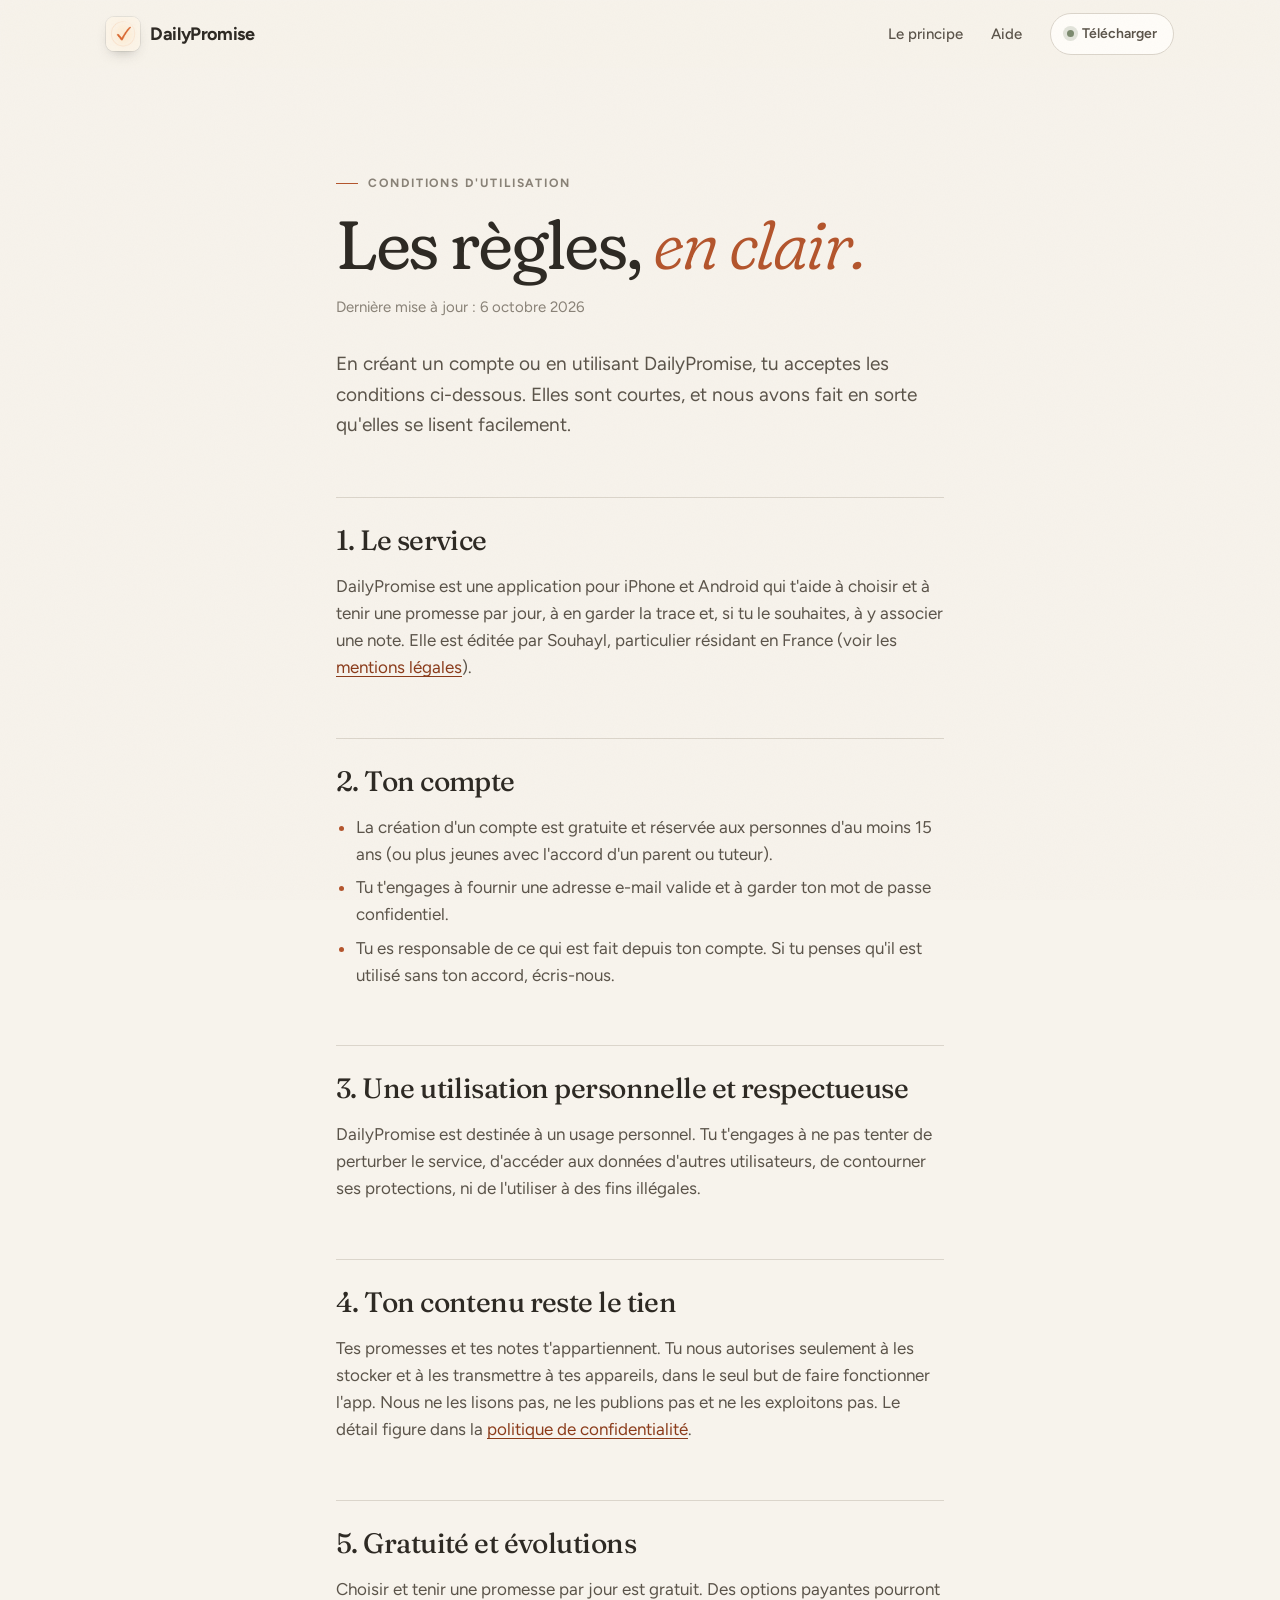
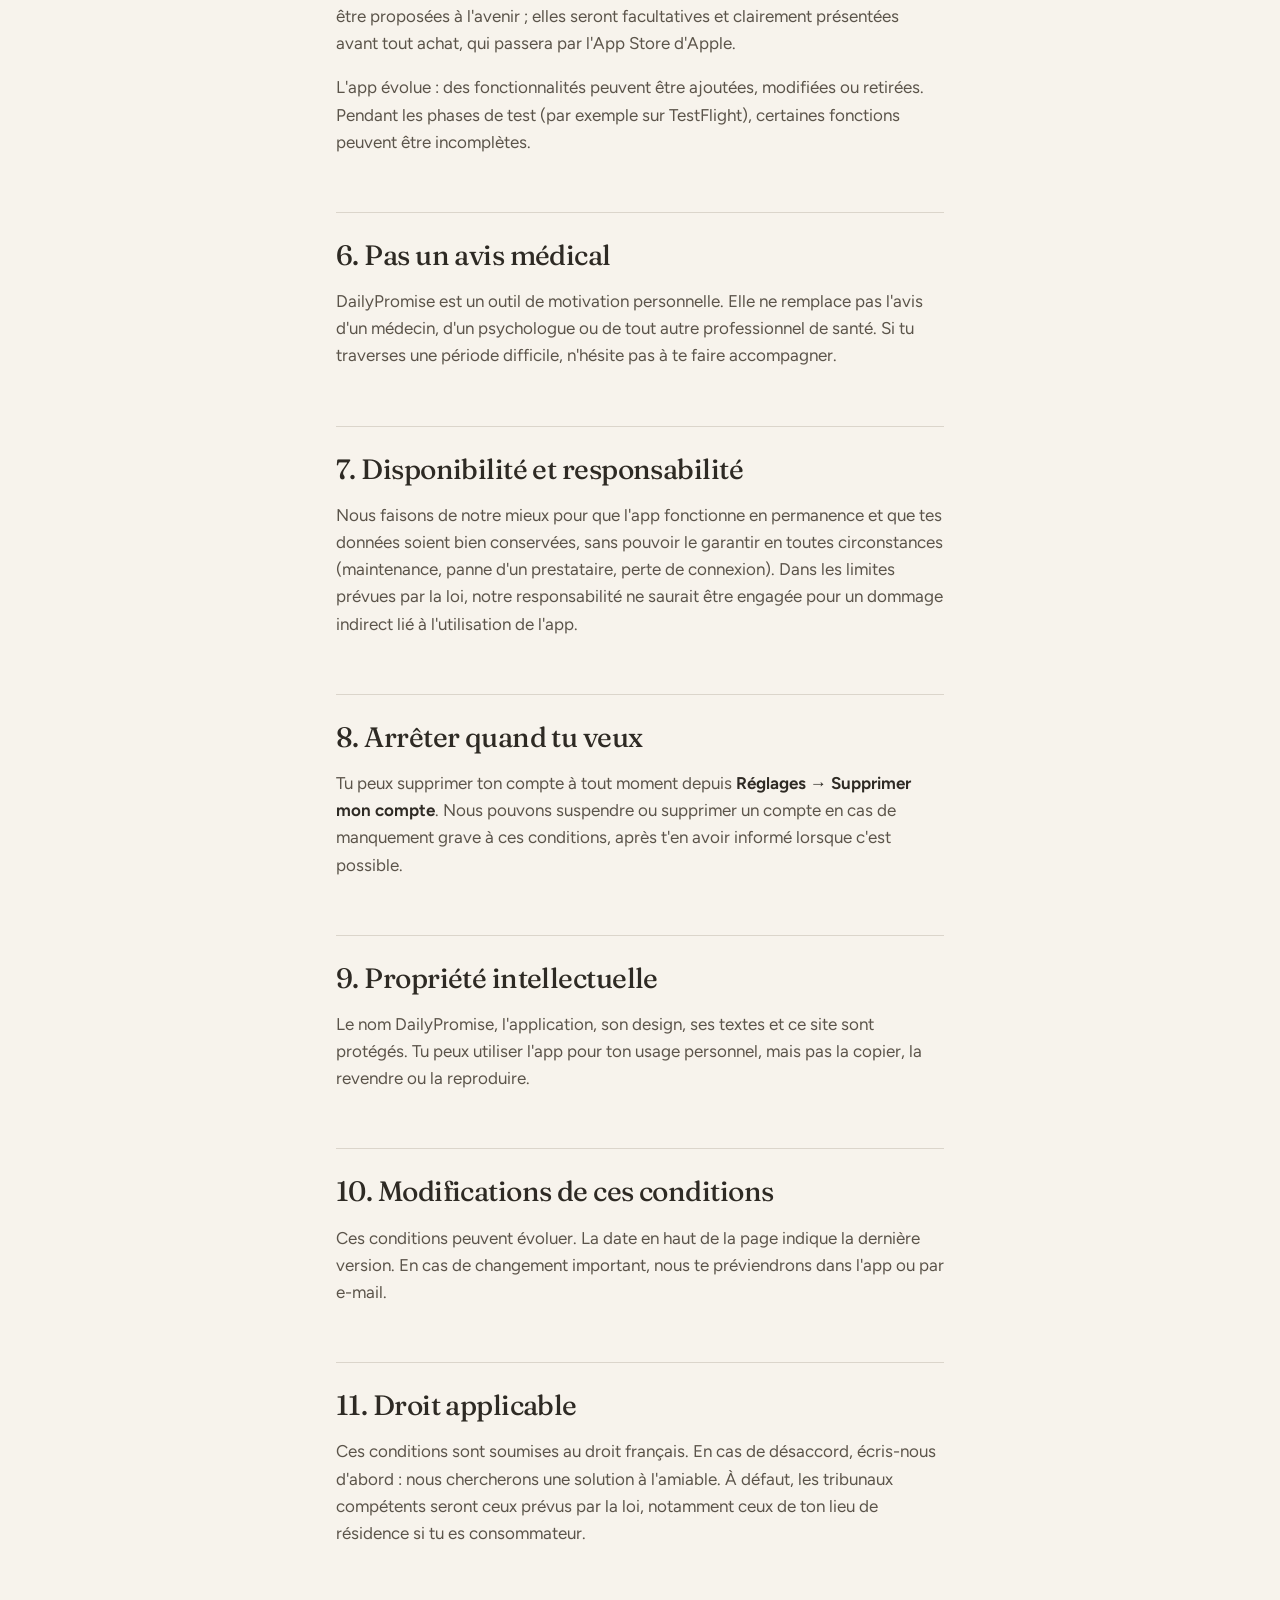
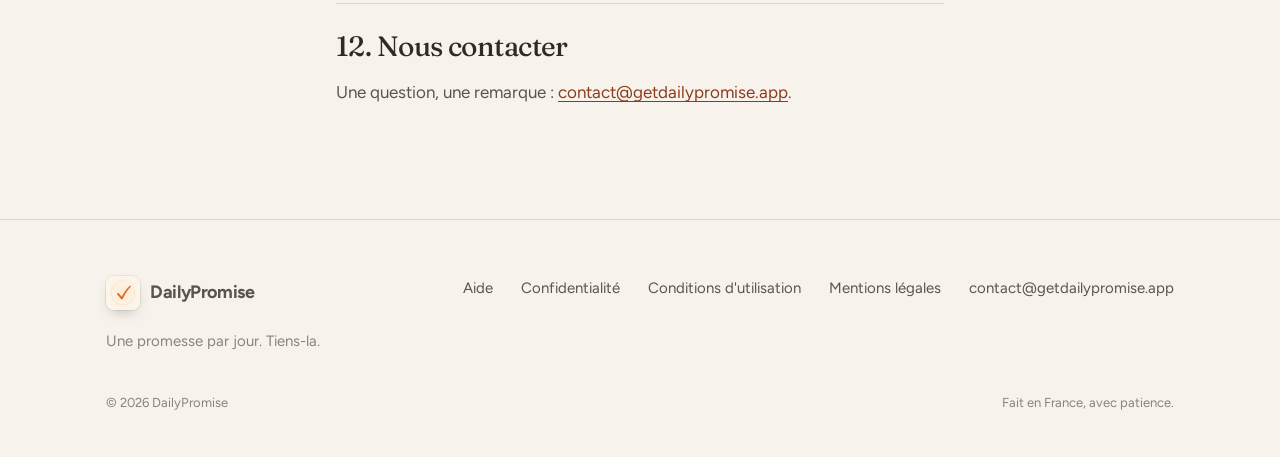
<file: conditions.html>
<!doctype html>
<html lang="fr">
<head>
  <meta charset="utf-8">
  <meta http-equiv="Content-Security-Policy" content="default-src 'self'; img-src 'self' data:; style-src 'self' 'unsafe-inline'; font-src 'self'; script-src 'self'; connect-src 'none'; object-src 'none'; base-uri 'self'; form-action 'none'; upgrade-insecure-requests">
  <meta name="referrer" content="strict-origin-when-cross-origin">
  <meta name="viewport" content="width=device-width, initial-scale=1, viewport-fit=cover">
  <title>Conditions d'utilisation · DailyPromise</title>
  <meta name="description" content="Les règles d'utilisation de l'app DailyPromise, en clair.">
  <meta name="theme-color" content="#f7f3ec">
  <link rel="canonical" href="https://getdailypromise.app/conditions">
  <link rel="icon" type="image/png" href="/assets/favicon-64.png">
  <link rel="apple-touch-icon" href="/assets/apple-touch-icon.png">
  <link rel="stylesheet" href="/site.css?v=20261028a">
  <script src="/platform.js"></script>
</head>
<body>
  <a class="skip" href="#contenu">Aller au contenu</a>

  <header class="site-header">
    <div class="wrap">
      <a class="brand" href="/" aria-label="DailyPromise, accueil">
        <img class="brand-mark" src="/assets/icon-96.png" alt="" width="34" height="34">
        DailyPromise
      </a>
      <nav class="nav" aria-label="Navigation principale">
        <a class="nav-link" href="/#principe">Le principe</a>
        <a class="nav-link" href="/support">Aide</a>
        <a class="pill for-ios" href="https://apps.apple.com/app/apple-store/id6818246394?pt=129546955&amp;ct=site&amp;mt=8" aria-label="Télécharger DailyPromise sur l'App Store"><span class="dot" aria-hidden="true"></span>Télécharger</a>
        <a class="pill only-android" href="/beta#android"><span class="dot" aria-hidden="true"></span>Bêta Android</a>
      </nav>
    </div>
  </header>

  <main id="contenu" class="doc">
    <span class="eyebrow">Conditions d'utilisation</span>
    <h1 class="display">Les règles, <em>en clair.</em></h1>
    <p class="updated">Dernière mise à jour : 6 octobre 2026</p>

    <p class="intro">En créant un compte ou en utilisant DailyPromise, tu acceptes les conditions ci-dessous. Elles sont courtes, et nous avons fait en sorte qu'elles se lisent facilement.</p>

    <h2>1. Le service</h2>
    <p>DailyPromise est une application pour iPhone et Android qui t'aide à choisir et à tenir une promesse par jour, à en garder la trace et, si tu le souhaites, à y associer une note. Elle est éditée par Souhayl, particulier résidant en France (voir les <a href="/mentions-legales">mentions légales</a>).</p>

    <h2>2. Ton compte</h2>
    <ul>
      <li>La création d'un compte est gratuite et réservée aux personnes d'au moins 15 ans (ou plus jeunes avec l'accord d'un parent ou tuteur).</li>
      <li>Tu t'engages à fournir une adresse e-mail valide et à garder ton mot de passe confidentiel.</li>
      <li>Tu es responsable de ce qui est fait depuis ton compte. Si tu penses qu'il est utilisé sans ton accord, écris-nous.</li>
    </ul>

    <h2>3. Une utilisation personnelle et respectueuse</h2>
    <p>DailyPromise est destinée à un usage personnel. Tu t'engages à ne pas tenter de perturber le service, d'accéder aux données d'autres utilisateurs, de contourner ses protections, ni de l'utiliser à des fins illégales.</p>

    <h2>4. Ton contenu reste le tien</h2>
    <p>Tes promesses et tes notes t'appartiennent. Tu nous autorises seulement à les stocker et à les transmettre à tes appareils, dans le seul but de faire fonctionner l'app. Nous ne les lisons pas, ne les publions pas et ne les exploitons pas. Le détail figure dans la <a href="/confidentialite">politique de confidentialité</a>.</p>

    <h2>5. Gratuité et évolutions</h2>
    <p>Choisir et tenir une promesse par jour est gratuit. Des options payantes pourront être proposées à l'avenir ; elles seront facultatives et clairement présentées avant tout achat, qui passera par l'App Store d'Apple.</p>
    <p>L'app évolue : des fonctionnalités peuvent être ajoutées, modifiées ou retirées. Pendant les phases de test (par exemple sur TestFlight), certaines fonctions peuvent être incomplètes.</p>

    <h2>6. Pas un avis médical</h2>
    <p>DailyPromise est un outil de motivation personnelle. Elle ne remplace pas l'avis d'un médecin, d'un psychologue ou de tout autre professionnel de santé. Si tu traverses une période difficile, n'hésite pas à te faire accompagner.</p>

    <h2>7. Disponibilité et responsabilité</h2>
    <p>Nous faisons de notre mieux pour que l'app fonctionne en permanence et que tes données soient bien conservées, sans pouvoir le garantir en toutes circonstances (maintenance, panne d'un prestataire, perte de connexion). Dans les limites prévues par la loi, notre responsabilité ne saurait être engagée pour un dommage indirect lié à l'utilisation de l'app.</p>

    <h2>8. Arrêter quand tu veux</h2>
    <p>Tu peux supprimer ton compte à tout moment depuis <strong>Réglages → Supprimer mon compte</strong>. Nous pouvons suspendre ou supprimer un compte en cas de manquement grave à ces conditions, après t'en avoir informé lorsque c'est possible.</p>

    <h2>9. Propriété intellectuelle</h2>
    <p>Le nom DailyPromise, l'application, son design, ses textes et ce site sont protégés. Tu peux utiliser l'app pour ton usage personnel, mais pas la copier, la revendre ou la reproduire.</p>

    <h2>10. Modifications de ces conditions</h2>
    <p>Ces conditions peuvent évoluer. La date en haut de la page indique la dernière version. En cas de changement important, nous te préviendrons dans l'app ou par e-mail.</p>

    <h2>11. Droit applicable</h2>
    <p>Ces conditions sont soumises au droit français. En cas de désaccord, écris-nous d'abord : nous chercherons une solution à l'amiable. À défaut, les tribunaux compétents seront ceux prévus par la loi, notamment ceux de ton lieu de résidence si tu es consommateur.</p>

    <h2>12. Nous contacter</h2>
    <p>Une question, une remarque : <a href="mailto:contact@getdailypromise.app">contact@getdailypromise.app</a>.</p>
  </main>

  <footer class="site-footer">
    <div class="wrap">
      <div class="footer-grid">
        <div>
          <a class="brand" href="/" aria-label="DailyPromise, accueil">
            <img class="brand-mark" src="/assets/icon-96.png" alt="" width="34" height="34">
            DailyPromise
          </a>
          <p>Une promesse par jour. Tiens-la.</p>
        </div>
        <nav class="footer-links" aria-label="Liens utiles">
          <a href="/support">Aide</a>
          <a href="/confidentialite">Confidentialité</a>
          <a href="/conditions" aria-current="page">Conditions d'utilisation</a>
          <a href="/mentions-legales">Mentions légales</a>
          <a href="mailto:contact@getdailypromise.app">contact@getdailypromise.app</a>
        </nav>
      </div>
      <div class="footer-base">
        <span>© 2026 DailyPromise</span>
        <span>Fait en France, avec patience.</span>
      </div>
    </div>
  </footer>
</body>
</html>
</file>
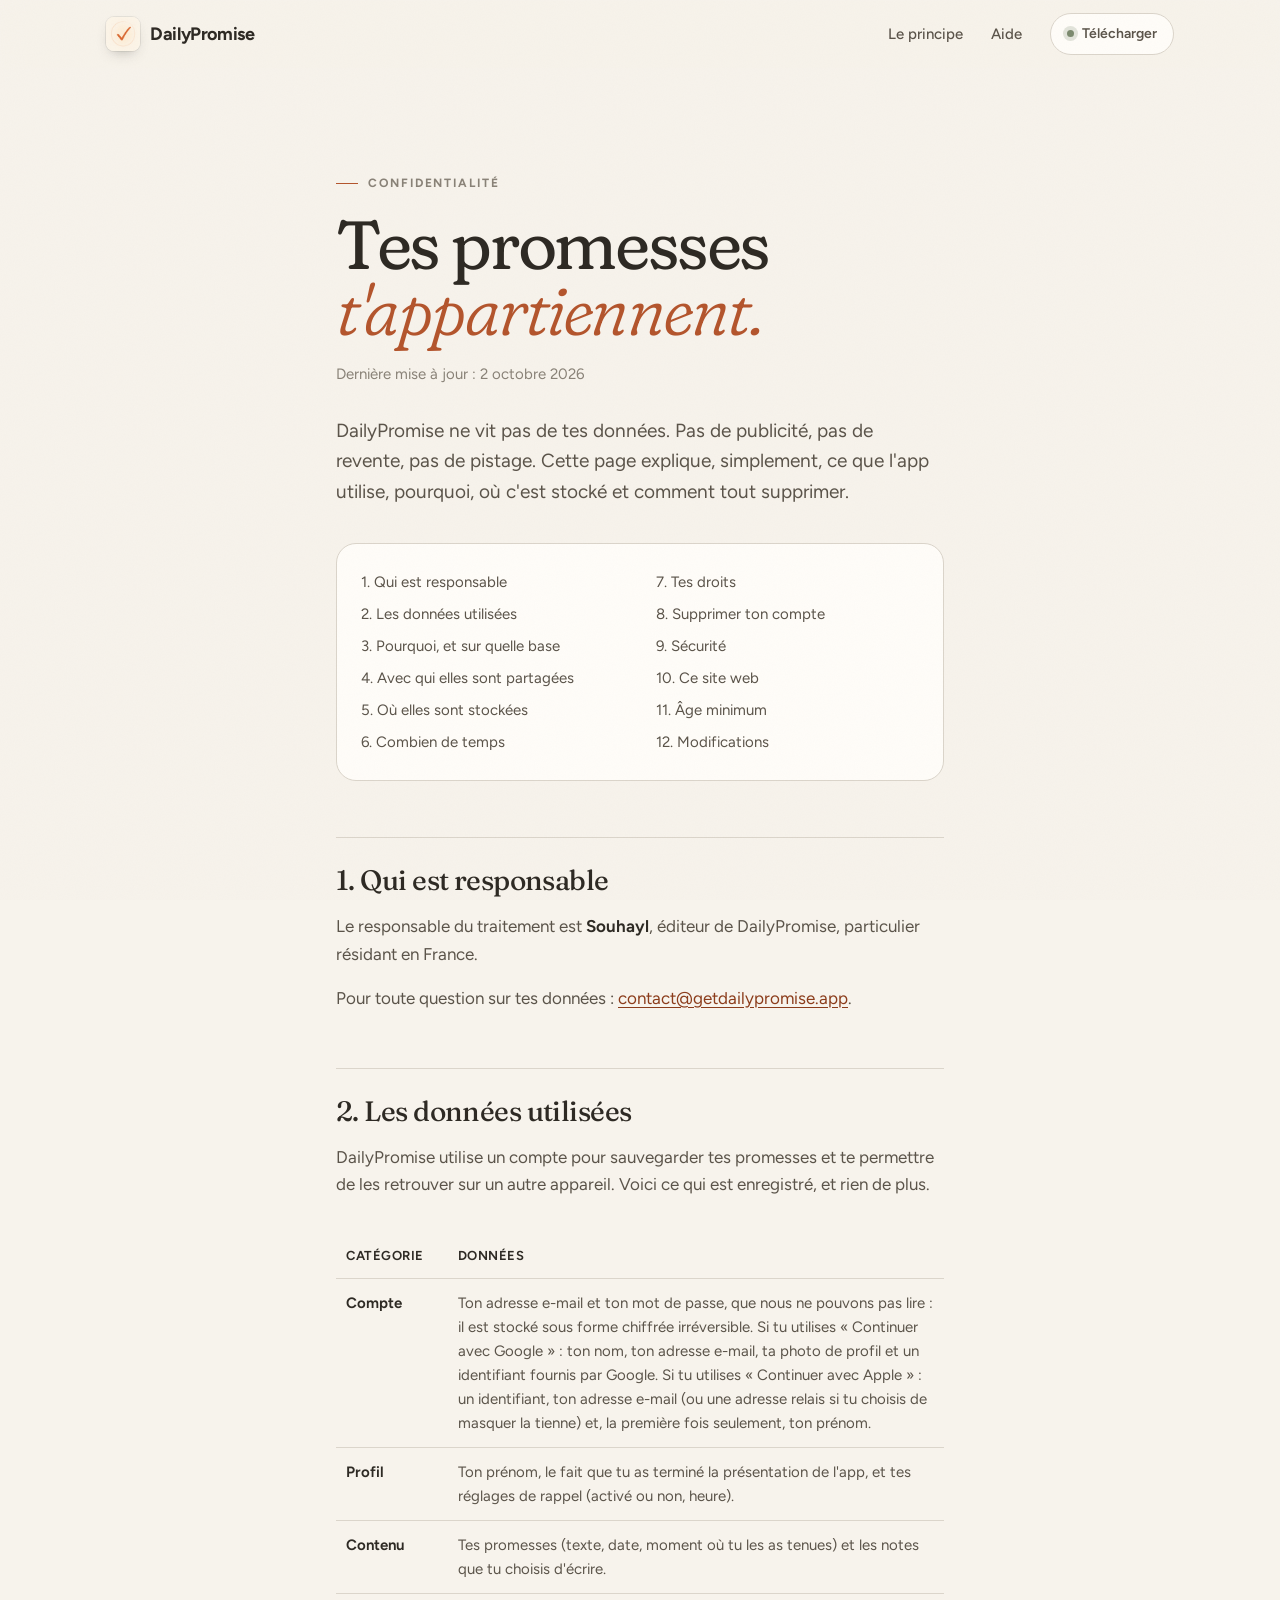
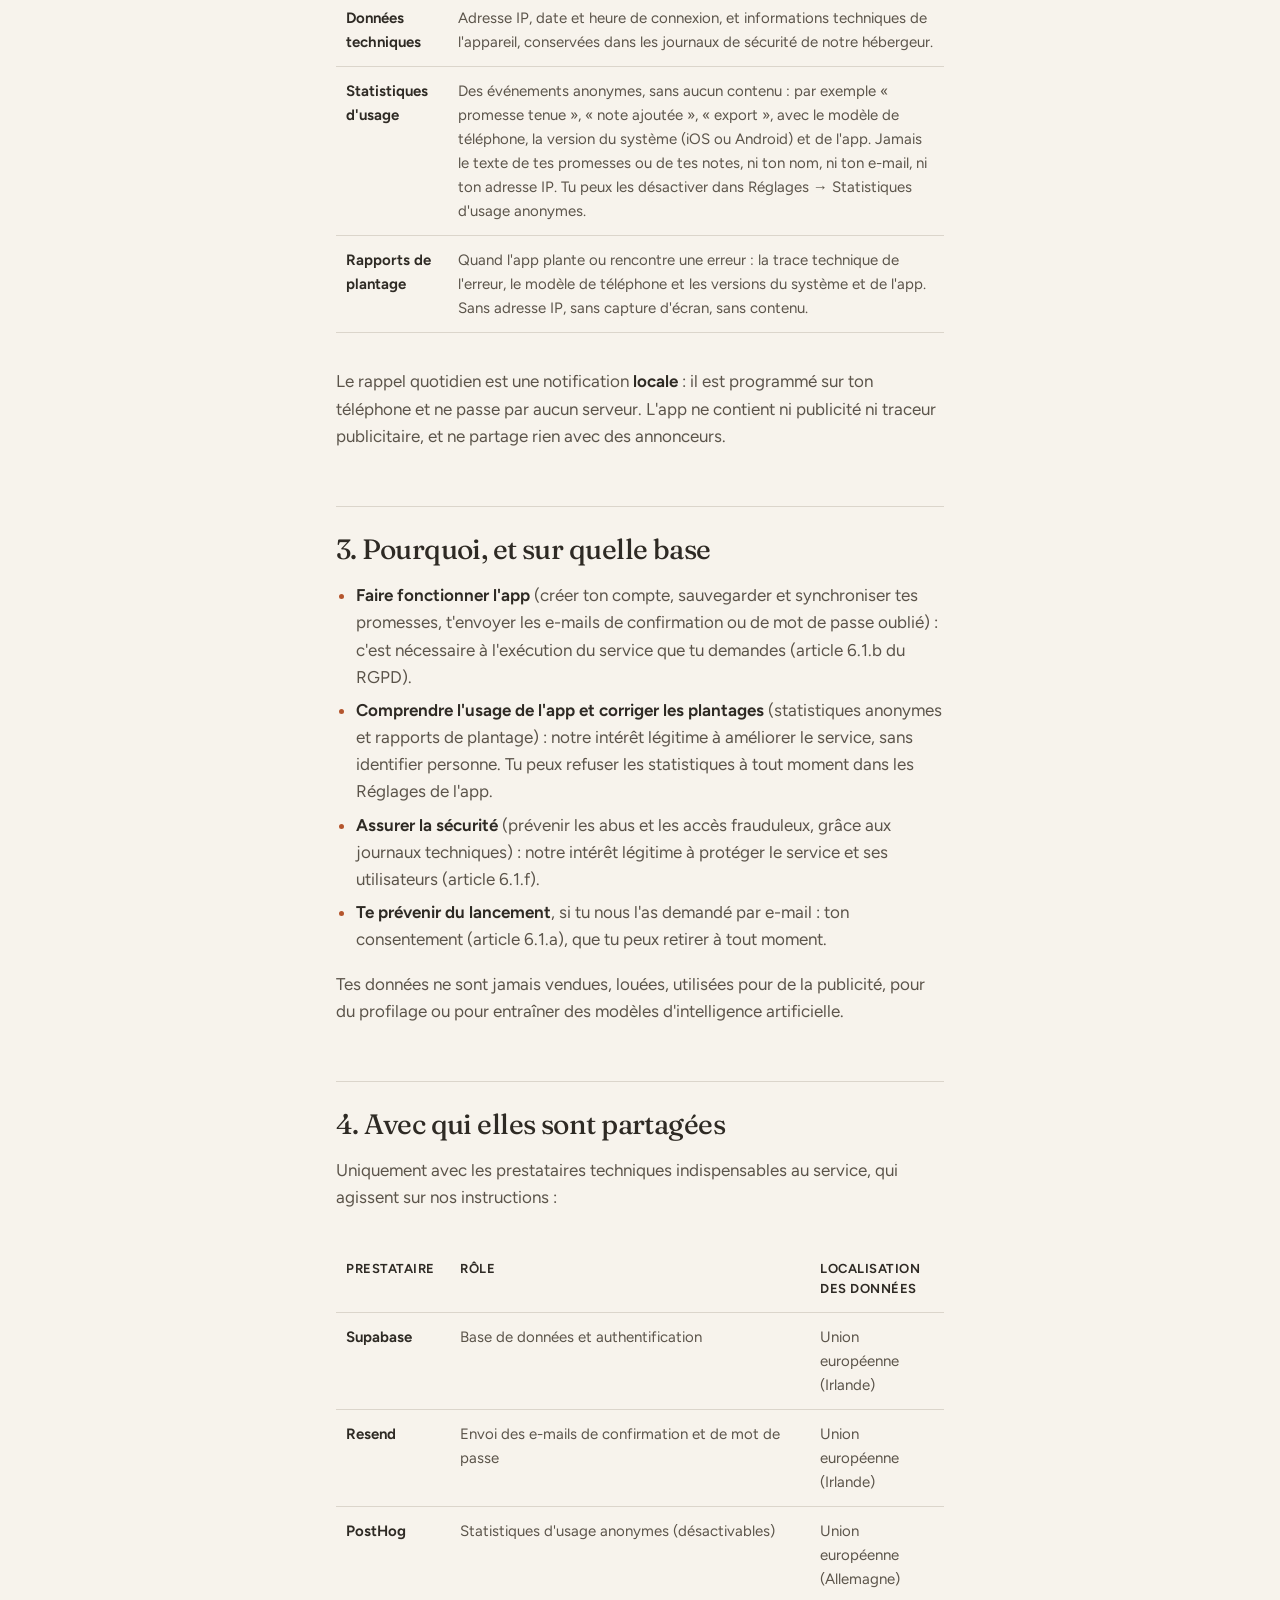
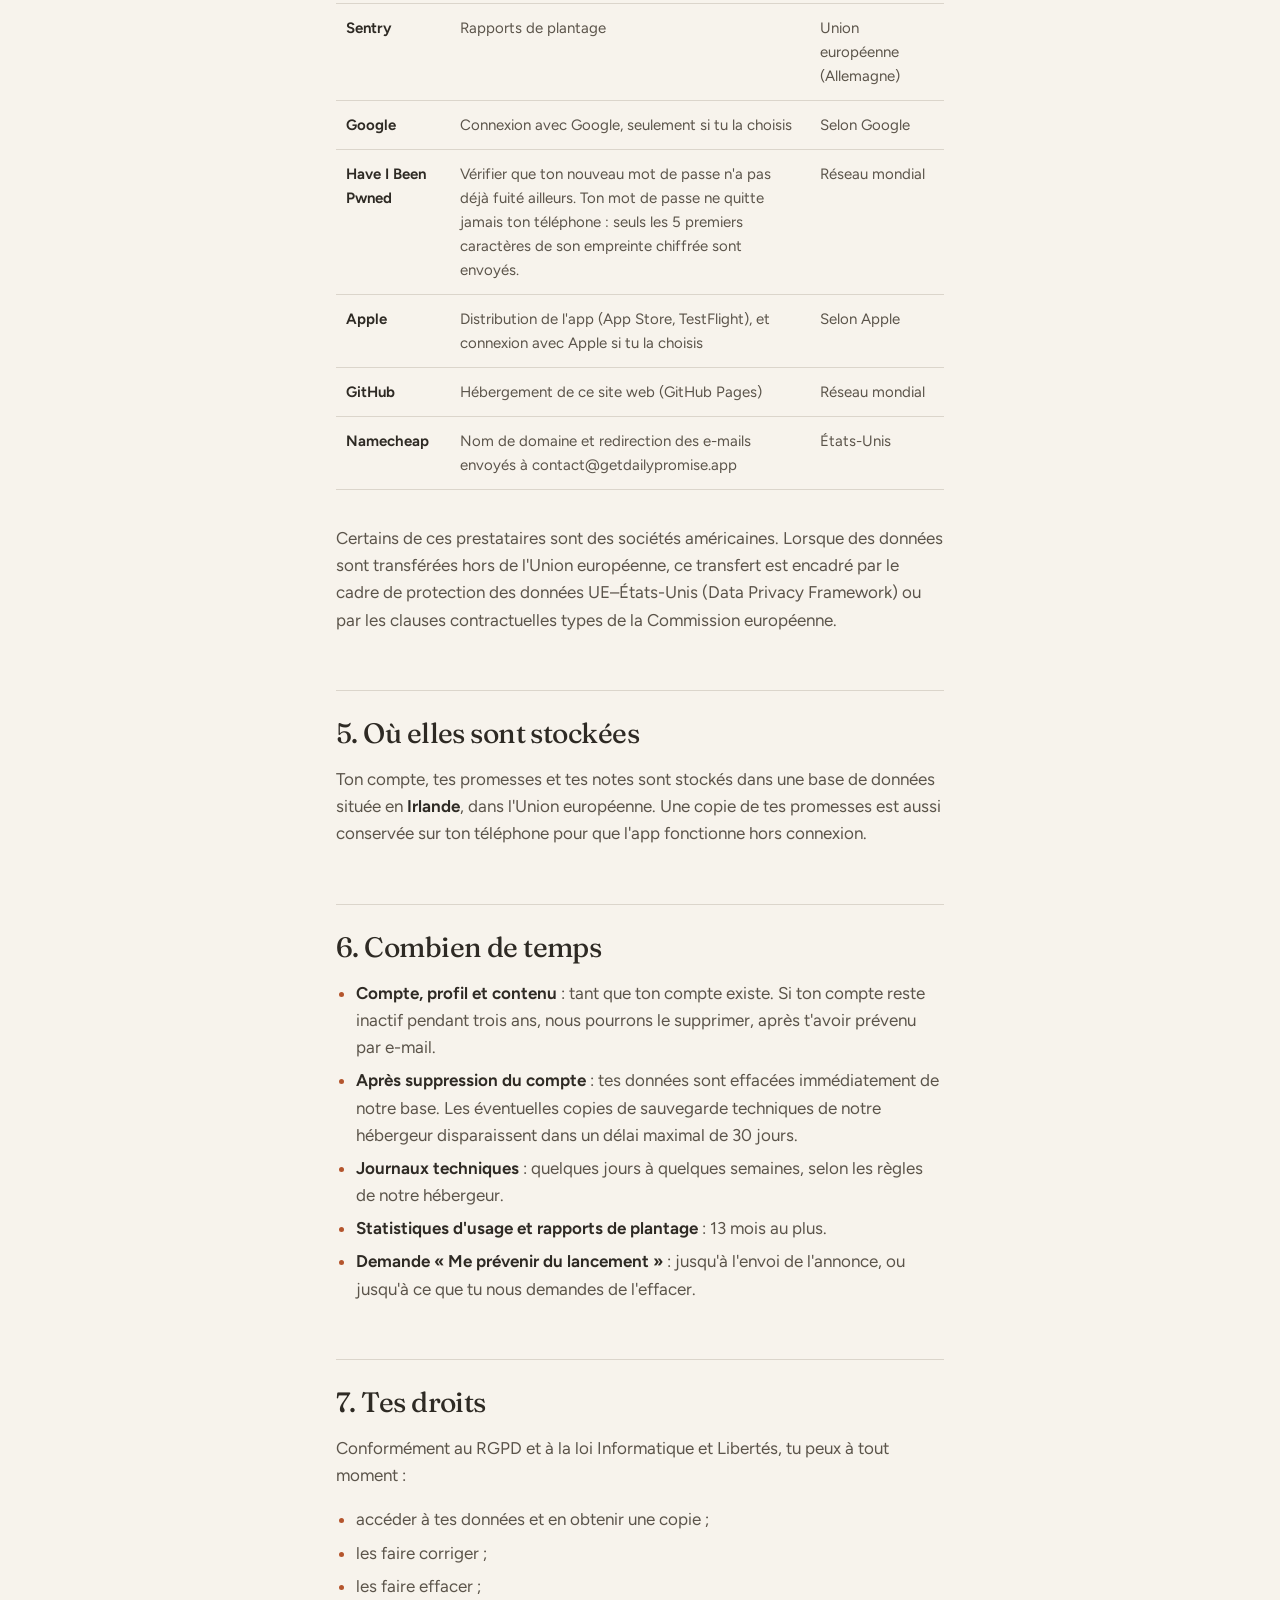
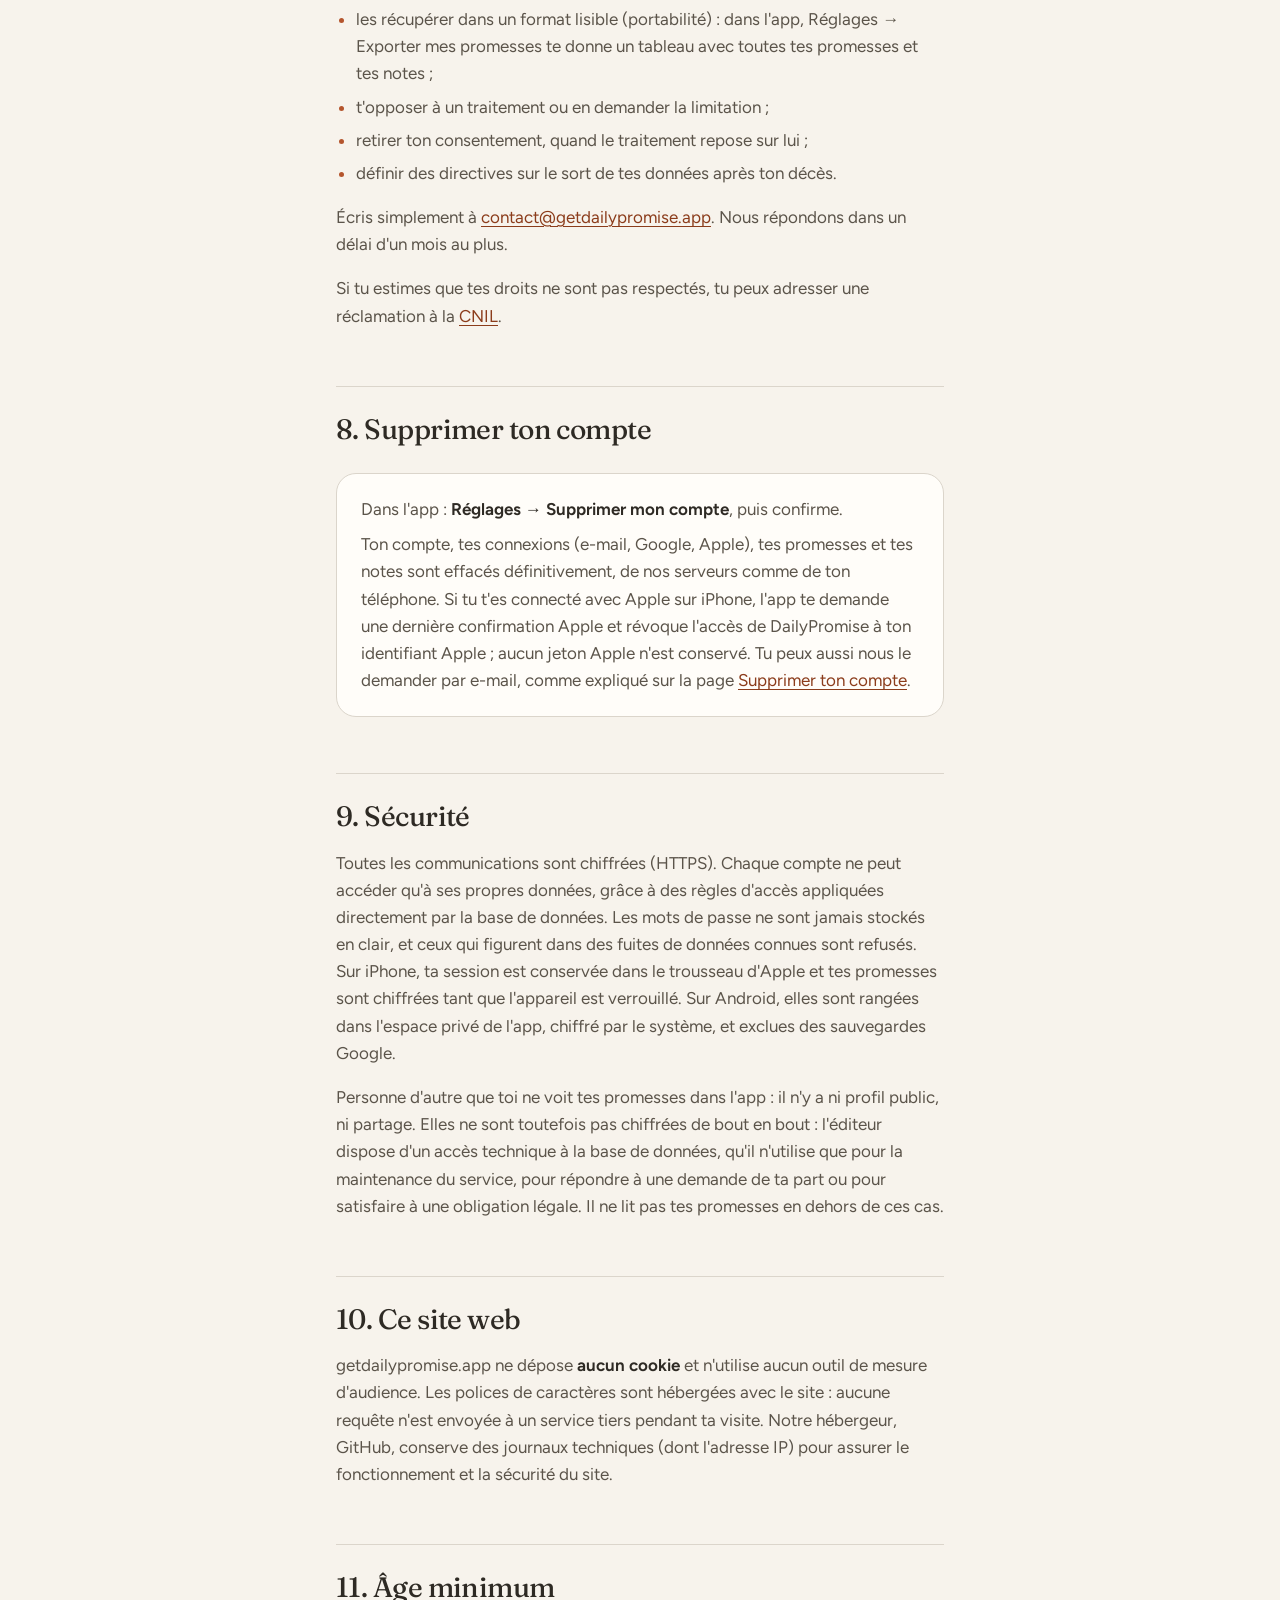
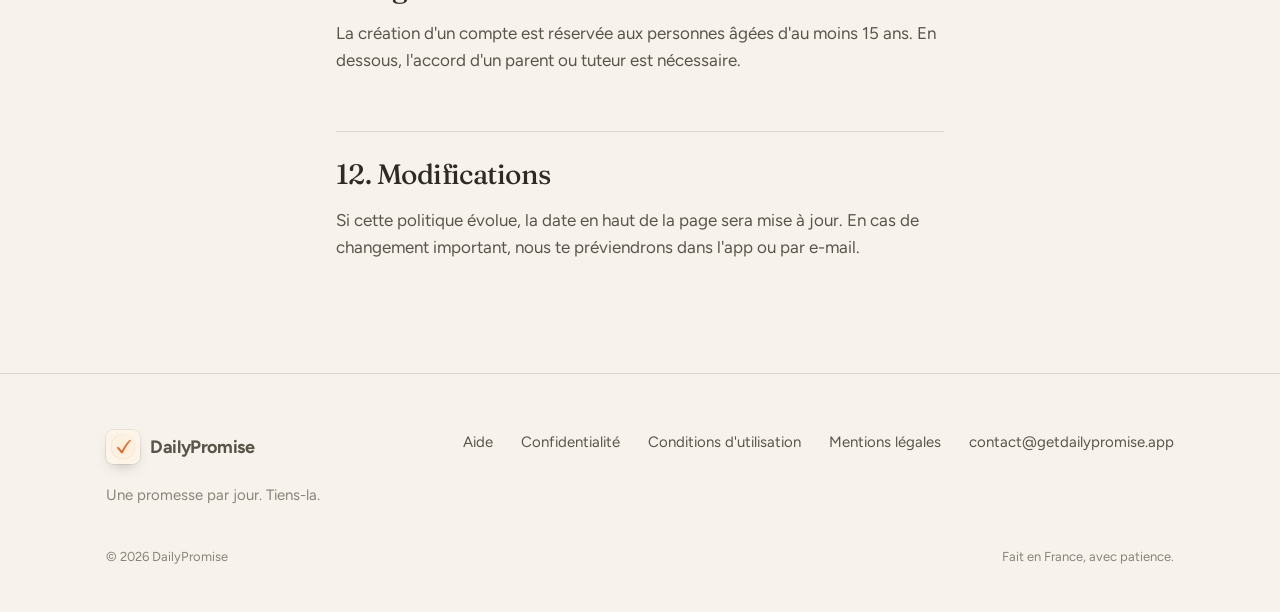
<file: confidentialite.html>
<!doctype html>
<html lang="fr">
<head>
  <meta charset="utf-8">
  <meta http-equiv="Content-Security-Policy" content="default-src 'self'; img-src 'self' data:; style-src 'self' 'unsafe-inline'; font-src 'self'; script-src 'self'; connect-src 'none'; object-src 'none'; base-uri 'self'; form-action 'none'; upgrade-insecure-requests">
  <meta name="referrer" content="strict-origin-when-cross-origin">
  <meta name="viewport" content="width=device-width, initial-scale=1, viewport-fit=cover">
  <title>Politique de confidentialité · DailyPromise</title>
  <meta name="description" content="Quelles données DailyPromise utilise, pourquoi, où elles sont stockées, combien de temps, et comment exercer tes droits.">
  <meta name="theme-color" content="#f7f3ec">
  <link rel="canonical" href="https://getdailypromise.app/confidentialite">
  <link rel="icon" type="image/png" href="/assets/favicon-64.png">
  <link rel="apple-touch-icon" href="/assets/apple-touch-icon.png">
  <link rel="stylesheet" href="/site.css?v=20261028a">
  <script src="/platform.js"></script>
</head>
<body>
  <a class="skip" href="#contenu">Aller au contenu</a>

  <header class="site-header">
    <div class="wrap">
      <a class="brand" href="/" aria-label="DailyPromise, accueil">
        <img class="brand-mark" src="/assets/icon-96.png" alt="" width="34" height="34">
        DailyPromise
      </a>
      <nav class="nav" aria-label="Navigation principale">
        <a class="nav-link" href="/#principe">Le principe</a>
        <a class="nav-link" href="/support">Aide</a>
        <a class="pill for-ios" href="https://apps.apple.com/app/apple-store/id6818246394?pt=129546955&amp;ct=site&amp;mt=8" aria-label="Télécharger DailyPromise sur l'App Store"><span class="dot" aria-hidden="true"></span>Télécharger</a>
        <a class="pill only-android" href="/beta#android"><span class="dot" aria-hidden="true"></span>Bêta Android</a>
      </nav>
    </div>
  </header>

  <main id="contenu" class="doc">
    <span class="eyebrow">Confidentialité</span>
    <h1 class="display">Tes promesses <em>t'appartiennent.</em></h1>
    <p class="updated">Dernière mise à jour : 2 octobre 2026</p>

    <p class="intro">DailyPromise ne vit pas de tes données. Pas de publicité, pas de revente, pas de pistage. Cette page explique, simplement, ce que l'app utilise, pourquoi, où c'est stocké et comment tout supprimer.</p>

    <nav class="toc" aria-label="Sommaire">
      <a href="#responsable">1. Qui est responsable</a>
      <a href="#donnees">2. Les données utilisées</a>
      <a href="#finalites">3. Pourquoi, et sur quelle base</a>
      <a href="#partage">4. Avec qui elles sont partagées</a>
      <a href="#stockage">5. Où elles sont stockées</a>
      <a href="#duree">6. Combien de temps</a>
      <a href="#droits">7. Tes droits</a>
      <a href="#suppression">8. Supprimer ton compte</a>
      <a href="#securite">9. Sécurité</a>
      <a href="#site">10. Ce site web</a>
      <a href="#mineurs">11. Âge minimum</a>
      <a href="#changements">12. Modifications</a>
    </nav>

    <h2 id="responsable">1. Qui est responsable</h2>
    <p>Le responsable du traitement est <strong>Souhayl</strong>, éditeur de DailyPromise, particulier résidant en France.</p>
    <p>Pour toute question sur tes données : <a href="mailto:contact@getdailypromise.app">contact@getdailypromise.app</a>.</p>

    <h2 id="donnees">2. Les données utilisées</h2>
    <p>DailyPromise utilise un compte pour sauvegarder tes promesses et te permettre de les retrouver sur un autre appareil. Voici ce qui est enregistré, et rien de plus.</p>
    <div class="table-scroll">
      <table>
        <thead>
          <tr><th>Catégorie</th><th>Données</th></tr>
        </thead>
        <tbody>
          <tr><td><strong>Compte</strong></td><td>Ton adresse e-mail et ton mot de passe, que nous ne pouvons pas lire : il est stocké sous forme chiffrée irréversible. Si tu utilises « Continuer avec Google » : ton nom, ton adresse e-mail, ta photo de profil et un identifiant fournis par Google. Si tu utilises « Continuer avec Apple » : un identifiant, ton adresse e-mail (ou une adresse relais si tu choisis de masquer la tienne) et, la première fois seulement, ton prénom.</td></tr>
          <tr><td><strong>Profil</strong></td><td>Ton prénom, le fait que tu as terminé la présentation de l'app, et tes réglages de rappel (activé ou non, heure).</td></tr>
          <tr><td><strong>Contenu</strong></td><td>Tes promesses (texte, date, moment où tu les as tenues) et les notes que tu choisis d'écrire.</td></tr>
          <tr><td><strong>Données techniques</strong></td><td>Adresse IP, date et heure de connexion, et informations techniques de l'appareil, conservées dans les journaux de sécurité de notre hébergeur.</td></tr>
          <tr><td><strong>Statistiques d'usage</strong></td><td>Des événements anonymes, sans aucun contenu : par exemple « promesse tenue », « note ajoutée », « export », avec le modèle de téléphone, la version du système (iOS ou Android) et de l'app. Jamais le texte de tes promesses ou de tes notes, ni ton nom, ni ton e-mail, ni ton adresse IP. Tu peux les désactiver dans Réglages → Statistiques d'usage anonymes.</td></tr>
          <tr><td><strong>Rapports de plantage</strong></td><td>Quand l'app plante ou rencontre une erreur : la trace technique de l'erreur, le modèle de téléphone et les versions du système et de l'app. Sans adresse IP, sans capture d'écran, sans contenu.</td></tr>
        </tbody>
      </table>
    </div>
    <p>Le rappel quotidien est une notification <strong>locale</strong> : il est programmé sur ton téléphone et ne passe par aucun serveur. L'app ne contient ni publicité ni traceur publicitaire, et ne partage rien avec des annonceurs.</p>

    <h2 id="finalites">3. Pourquoi, et sur quelle base</h2>
    <ul>
      <li><strong>Faire fonctionner l'app</strong> (créer ton compte, sauvegarder et synchroniser tes promesses, t'envoyer les e-mails de confirmation ou de mot de passe oublié) : c'est nécessaire à l'exécution du service que tu demandes (article 6.1.b du RGPD).</li>
      <li><strong>Comprendre l'usage de l'app et corriger les plantages</strong> (statistiques anonymes et rapports de plantage) : notre intérêt légitime à améliorer le service, sans identifier personne. Tu peux refuser les statistiques à tout moment dans les Réglages de l'app.</li>
      <li><strong>Assurer la sécurité</strong> (prévenir les abus et les accès frauduleux, grâce aux journaux techniques) : notre intérêt légitime à protéger le service et ses utilisateurs (article 6.1.f).</li>
      <li><strong>Te prévenir du lancement</strong>, si tu nous l'as demandé par e-mail : ton consentement (article 6.1.a), que tu peux retirer à tout moment.</li>
    </ul>
    <p>Tes données ne sont jamais vendues, louées, utilisées pour de la publicité, pour du profilage ou pour entraîner des modèles d'intelligence artificielle.</p>

    <h2 id="partage">4. Avec qui elles sont partagées</h2>
    <p>Uniquement avec les prestataires techniques indispensables au service, qui agissent sur nos instructions :</p>
    <div class="table-scroll">
      <table>
        <thead>
          <tr><th>Prestataire</th><th>Rôle</th><th>Localisation des données</th></tr>
        </thead>
        <tbody>
          <tr><td><strong>Supabase</strong></td><td>Base de données et authentification</td><td>Union européenne (Irlande)</td></tr>
          <tr><td><strong>Resend</strong></td><td>Envoi des e-mails de confirmation et de mot de passe</td><td>Union européenne (Irlande)</td></tr>
          <tr><td><strong>PostHog</strong></td><td>Statistiques d'usage anonymes (désactivables)</td><td>Union européenne (Allemagne)</td></tr>
          <tr><td><strong>Sentry</strong></td><td>Rapports de plantage</td><td>Union européenne (Allemagne)</td></tr>
          <tr><td><strong>Google</strong></td><td>Connexion avec Google, seulement si tu la choisis</td><td>Selon Google</td></tr>
          <tr><td><strong>Have I Been Pwned</strong></td><td>Vérifier que ton nouveau mot de passe n'a pas déjà fuité ailleurs. Ton mot de passe ne quitte jamais ton téléphone : seuls les 5 premiers caractères de son empreinte chiffrée sont envoyés.</td><td>Réseau mondial</td></tr>
          <tr><td><strong>Apple</strong></td><td>Distribution de l'app (App Store, TestFlight), et connexion avec Apple si tu la choisis</td><td>Selon Apple</td></tr>
          <tr><td><strong>GitHub</strong></td><td>Hébergement de ce site web (GitHub Pages)</td><td>Réseau mondial</td></tr>
          <tr><td><strong>Namecheap</strong></td><td>Nom de domaine et redirection des e-mails envoyés à contact@getdailypromise.app</td><td>États-Unis</td></tr>
        </tbody>
      </table>
    </div>
    <p>Certains de ces prestataires sont des sociétés américaines. Lorsque des données sont transférées hors de l'Union européenne, ce transfert est encadré par le cadre de protection des données UE–États-Unis (Data Privacy Framework) ou par les clauses contractuelles types de la Commission européenne.</p>

    <h2 id="stockage">5. Où elles sont stockées</h2>
    <p>Ton compte, tes promesses et tes notes sont stockés dans une base de données située en <strong>Irlande</strong>, dans l'Union européenne. Une copie de tes promesses est aussi conservée sur ton téléphone pour que l'app fonctionne hors connexion.</p>

    <h2 id="duree">6. Combien de temps</h2>
    <ul>
      <li><strong>Compte, profil et contenu</strong> : tant que ton compte existe. Si ton compte reste inactif pendant trois ans, nous pourrons le supprimer, après t'avoir prévenu par e-mail.</li>
      <li><strong>Après suppression du compte</strong> : tes données sont effacées immédiatement de notre base. Les éventuelles copies de sauvegarde techniques de notre hébergeur disparaissent dans un délai maximal de 30 jours.</li>
      <li><strong>Journaux techniques</strong> : quelques jours à quelques semaines, selon les règles de notre hébergeur.</li>
      <li><strong>Statistiques d'usage et rapports de plantage</strong> : 13 mois au plus.</li>
      <li><strong>Demande « Me prévenir du lancement »</strong> : jusqu'à l'envoi de l'annonce, ou jusqu'à ce que tu nous demandes de l'effacer.</li>
    </ul>

    <h2 id="droits">7. Tes droits</h2>
    <p>Conformément au RGPD et à la loi Informatique et Libertés, tu peux à tout moment :</p>
    <ul>
      <li>accéder à tes données et en obtenir une copie ;</li>
      <li>les faire corriger ;</li>
      <li>les faire effacer ;</li>
      <li>les récupérer dans un format lisible (portabilité) : dans l'app, Réglages → Exporter mes promesses te donne un tableau avec toutes tes promesses et tes notes ;</li>
      <li>t'opposer à un traitement ou en demander la limitation ;</li>
      <li>retirer ton consentement, quand le traitement repose sur lui ;</li>
      <li>définir des directives sur le sort de tes données après ton décès.</li>
    </ul>
    <p>Écris simplement à <a href="mailto:contact@getdailypromise.app">contact@getdailypromise.app</a>. Nous répondons dans un délai d'un mois au plus.</p>
    <p>Si tu estimes que tes droits ne sont pas respectés, tu peux adresser une réclamation à la <a href="https://www.cnil.fr/fr/plaintes" rel="noopener">CNIL</a>.</p>

    <h2 id="suppression">8. Supprimer ton compte</h2>
    <div class="callout">
      <p>Dans l'app : <strong>Réglages → Supprimer mon compte</strong>, puis confirme.</p>
      <p>Ton compte, tes connexions (e-mail, Google, Apple), tes promesses et tes notes sont effacés définitivement, de nos serveurs comme de ton téléphone. Si tu t'es connecté avec Apple sur iPhone, l'app te demande une dernière confirmation Apple et révoque l'accès de DailyPromise à ton identifiant Apple ; aucun jeton Apple n'est conservé. Tu peux aussi nous le demander par e-mail, comme expliqué sur la page <a href="/supprimer-compte">Supprimer ton compte</a>.</p>
    </div>

    <h2 id="securite">9. Sécurité</h2>
    <p>Toutes les communications sont chiffrées (HTTPS). Chaque compte ne peut accéder qu'à ses propres données, grâce à des règles d'accès appliquées directement par la base de données. Les mots de passe ne sont jamais stockés en clair, et ceux qui figurent dans des fuites de données connues sont refusés. Sur iPhone, ta session est conservée dans le trousseau d'Apple et tes promesses sont chiffrées tant que l'appareil est verrouillé. Sur Android, elles sont rangées dans l'espace privé de l'app, chiffré par le système, et exclues des sauvegardes Google.</p>
    <p>Personne d'autre que toi ne voit tes promesses dans l'app : il n'y a ni profil public, ni partage. Elles ne sont toutefois pas chiffrées de bout en bout : l'éditeur dispose d'un accès technique à la base de données, qu'il n'utilise que pour la maintenance du service, pour répondre à une demande de ta part ou pour satisfaire à une obligation légale. Il ne lit pas tes promesses en dehors de ces cas.</p>

    <h2 id="site">10. Ce site web</h2>
    <p>getdailypromise.app ne dépose <strong>aucun cookie</strong> et n'utilise aucun outil de mesure d'audience. Les polices de caractères sont hébergées avec le site : aucune requête n'est envoyée à un service tiers pendant ta visite. Notre hébergeur, GitHub, conserve des journaux techniques (dont l'adresse IP) pour assurer le fonctionnement et la sécurité du site.</p>

    <h2 id="mineurs">11. Âge minimum</h2>
    <p>La création d'un compte est réservée aux personnes âgées d'au moins 15 ans. En dessous, l'accord d'un parent ou tuteur est nécessaire.</p>

    <h2 id="changements">12. Modifications</h2>
    <p>Si cette politique évolue, la date en haut de la page sera mise à jour. En cas de changement important, nous te préviendrons dans l'app ou par e-mail.</p>
  </main>

  <footer class="site-footer">
    <div class="wrap">
      <div class="footer-grid">
        <div>
          <a class="brand" href="/" aria-label="DailyPromise, accueil">
            <img class="brand-mark" src="/assets/icon-96.png" alt="" width="34" height="34">
            DailyPromise
          </a>
          <p>Une promesse par jour. Tiens-la.</p>
        </div>
        <nav class="footer-links" aria-label="Liens utiles">
          <a href="/support">Aide</a>
          <a href="/confidentialite" aria-current="page">Confidentialité</a>
          <a href="/conditions">Conditions d'utilisation</a>
          <a href="/mentions-legales">Mentions légales</a>
          <a href="mailto:contact@getdailypromise.app">contact@getdailypromise.app</a>
        </nav>
      </div>
      <div class="footer-base">
        <span>© 2026 DailyPromise</span>
        <span>Fait en France, avec patience.</span>
      </div>
    </div>
  </footer>
</body>
</html>
</file>
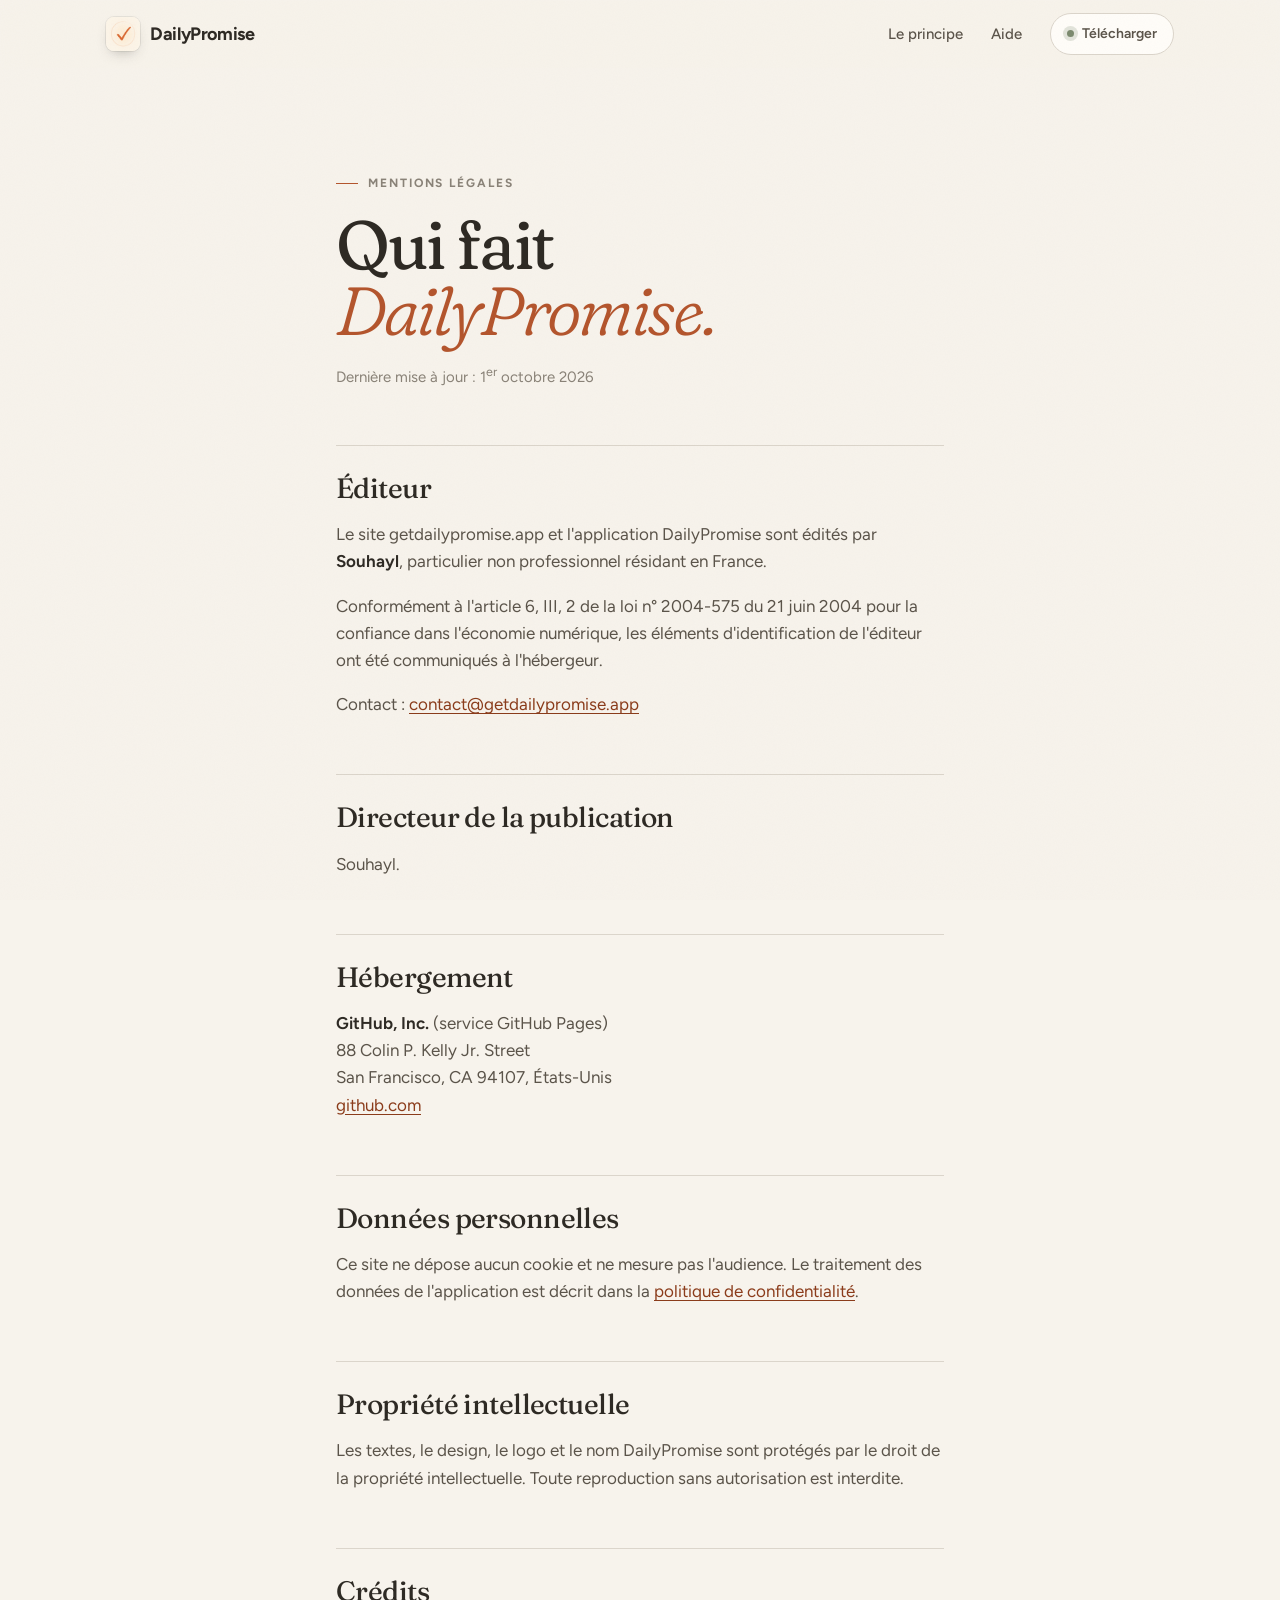
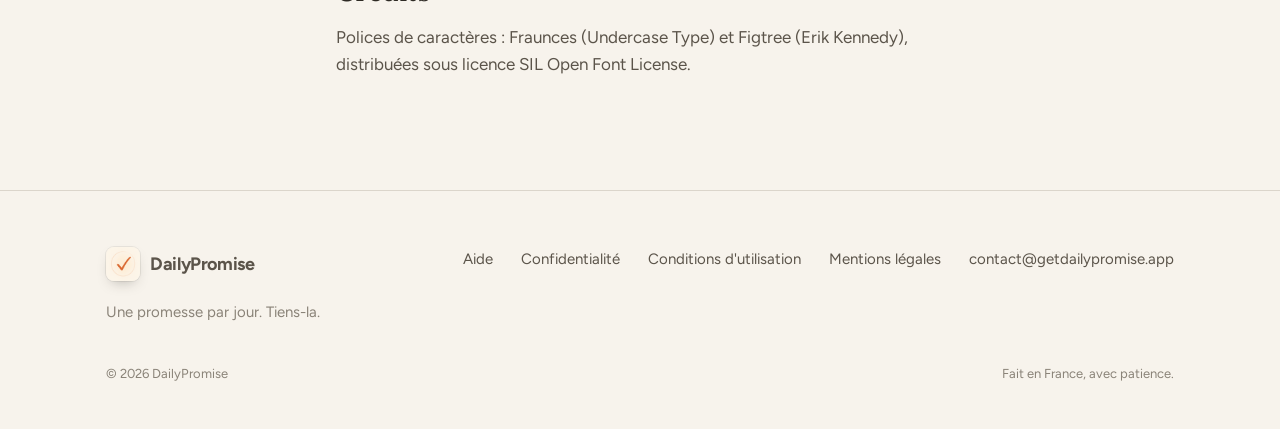
<file: mentions-legales.html>
<!doctype html>
<html lang="fr">
<head>
  <meta charset="utf-8">
  <meta http-equiv="Content-Security-Policy" content="default-src 'self'; img-src 'self' data:; style-src 'self' 'unsafe-inline'; font-src 'self'; script-src 'self'; connect-src 'none'; object-src 'none'; base-uri 'self'; form-action 'none'; upgrade-insecure-requests">
  <meta name="referrer" content="strict-origin-when-cross-origin">
  <meta name="viewport" content="width=device-width, initial-scale=1, viewport-fit=cover">
  <title>Mentions légales · DailyPromise</title>
  <meta name="description" content="Éditeur, hébergeur et informations légales du site getdailypromise.app.">
  <meta name="theme-color" content="#f7f3ec">
  <link rel="canonical" href="https://getdailypromise.app/mentions-legales">
  <link rel="icon" type="image/png" href="/assets/favicon-64.png">
  <link rel="apple-touch-icon" href="/assets/apple-touch-icon.png">
  <link rel="stylesheet" href="/site.css?v=20261028a">
  <script src="/platform.js"></script>
</head>
<body>
  <a class="skip" href="#contenu">Aller au contenu</a>

  <header class="site-header">
    <div class="wrap">
      <a class="brand" href="/" aria-label="DailyPromise, accueil">
        <img class="brand-mark" src="/assets/icon-96.png" alt="" width="34" height="34">
        DailyPromise
      </a>
      <nav class="nav" aria-label="Navigation principale">
        <a class="nav-link" href="/#principe">Le principe</a>
        <a class="nav-link" href="/support">Aide</a>
        <a class="pill for-ios" href="https://apps.apple.com/app/apple-store/id6818246394?pt=129546955&amp;ct=site&amp;mt=8" aria-label="Télécharger DailyPromise sur l'App Store"><span class="dot" aria-hidden="true"></span>Télécharger</a>
        <a class="pill only-android" href="/beta#android"><span class="dot" aria-hidden="true"></span>Bêta Android</a>
      </nav>
    </div>
  </header>

  <main id="contenu" class="doc">
    <span class="eyebrow">Mentions légales</span>
    <h1 class="display">Qui fait <em>DailyPromise.</em></h1>
    <p class="updated">Dernière mise à jour : 1<sup>er</sup> octobre 2026</p>

    <h2>Éditeur</h2>
    <p>Le site getdailypromise.app et l'application DailyPromise sont édités par <strong>Souhayl</strong>, particulier non professionnel résidant en France.</p>
    <p>Conformément à l'article 6, III, 2 de la loi n° 2004-575 du 21 juin 2004 pour la confiance dans l'économie numérique, les éléments d'identification de l'éditeur ont été communiqués à l'hébergeur.</p>
    <p>Contact : <a href="mailto:contact@getdailypromise.app">contact@getdailypromise.app</a></p>

    <h2>Directeur de la publication</h2>
    <p>Souhayl.</p>

    <h2>Hébergement</h2>
    <p><strong>GitHub, Inc.</strong> (service GitHub Pages)<br>88 Colin P. Kelly Jr. Street<br>San Francisco, CA 94107, États-Unis<br><a href="https://github.com" rel="noopener">github.com</a></p>

    <h2>Données personnelles</h2>
    <p>Ce site ne dépose aucun cookie et ne mesure pas l'audience. Le traitement des données de l'application est décrit dans la <a href="/confidentialite">politique de confidentialité</a>.</p>

    <h2>Propriété intellectuelle</h2>
    <p>Les textes, le design, le logo et le nom DailyPromise sont protégés par le droit de la propriété intellectuelle. Toute reproduction sans autorisation est interdite.</p>

    <h2>Crédits</h2>
    <p>Polices de caractères : Fraunces (Undercase Type) et Figtree (Erik Kennedy), distribuées sous licence SIL Open Font License.</p>
  </main>

  <footer class="site-footer">
    <div class="wrap">
      <div class="footer-grid">
        <div>
          <a class="brand" href="/" aria-label="DailyPromise, accueil">
            <img class="brand-mark" src="/assets/icon-96.png" alt="" width="34" height="34">
            DailyPromise
          </a>
          <p>Une promesse par jour. Tiens-la.</p>
        </div>
        <nav class="footer-links" aria-label="Liens utiles">
          <a href="/support">Aide</a>
          <a href="/confidentialite">Confidentialité</a>
          <a href="/conditions">Conditions d'utilisation</a>
          <a href="/mentions-legales" aria-current="page">Mentions légales</a>
          <a href="mailto:contact@getdailypromise.app">contact@getdailypromise.app</a>
        </nav>
      </div>
      <div class="footer-base">
        <span>© 2026 DailyPromise</span>
        <span>Fait en France, avec patience.</span>
      </div>
    </div>
  </footer>
</body>
</html>
</file>
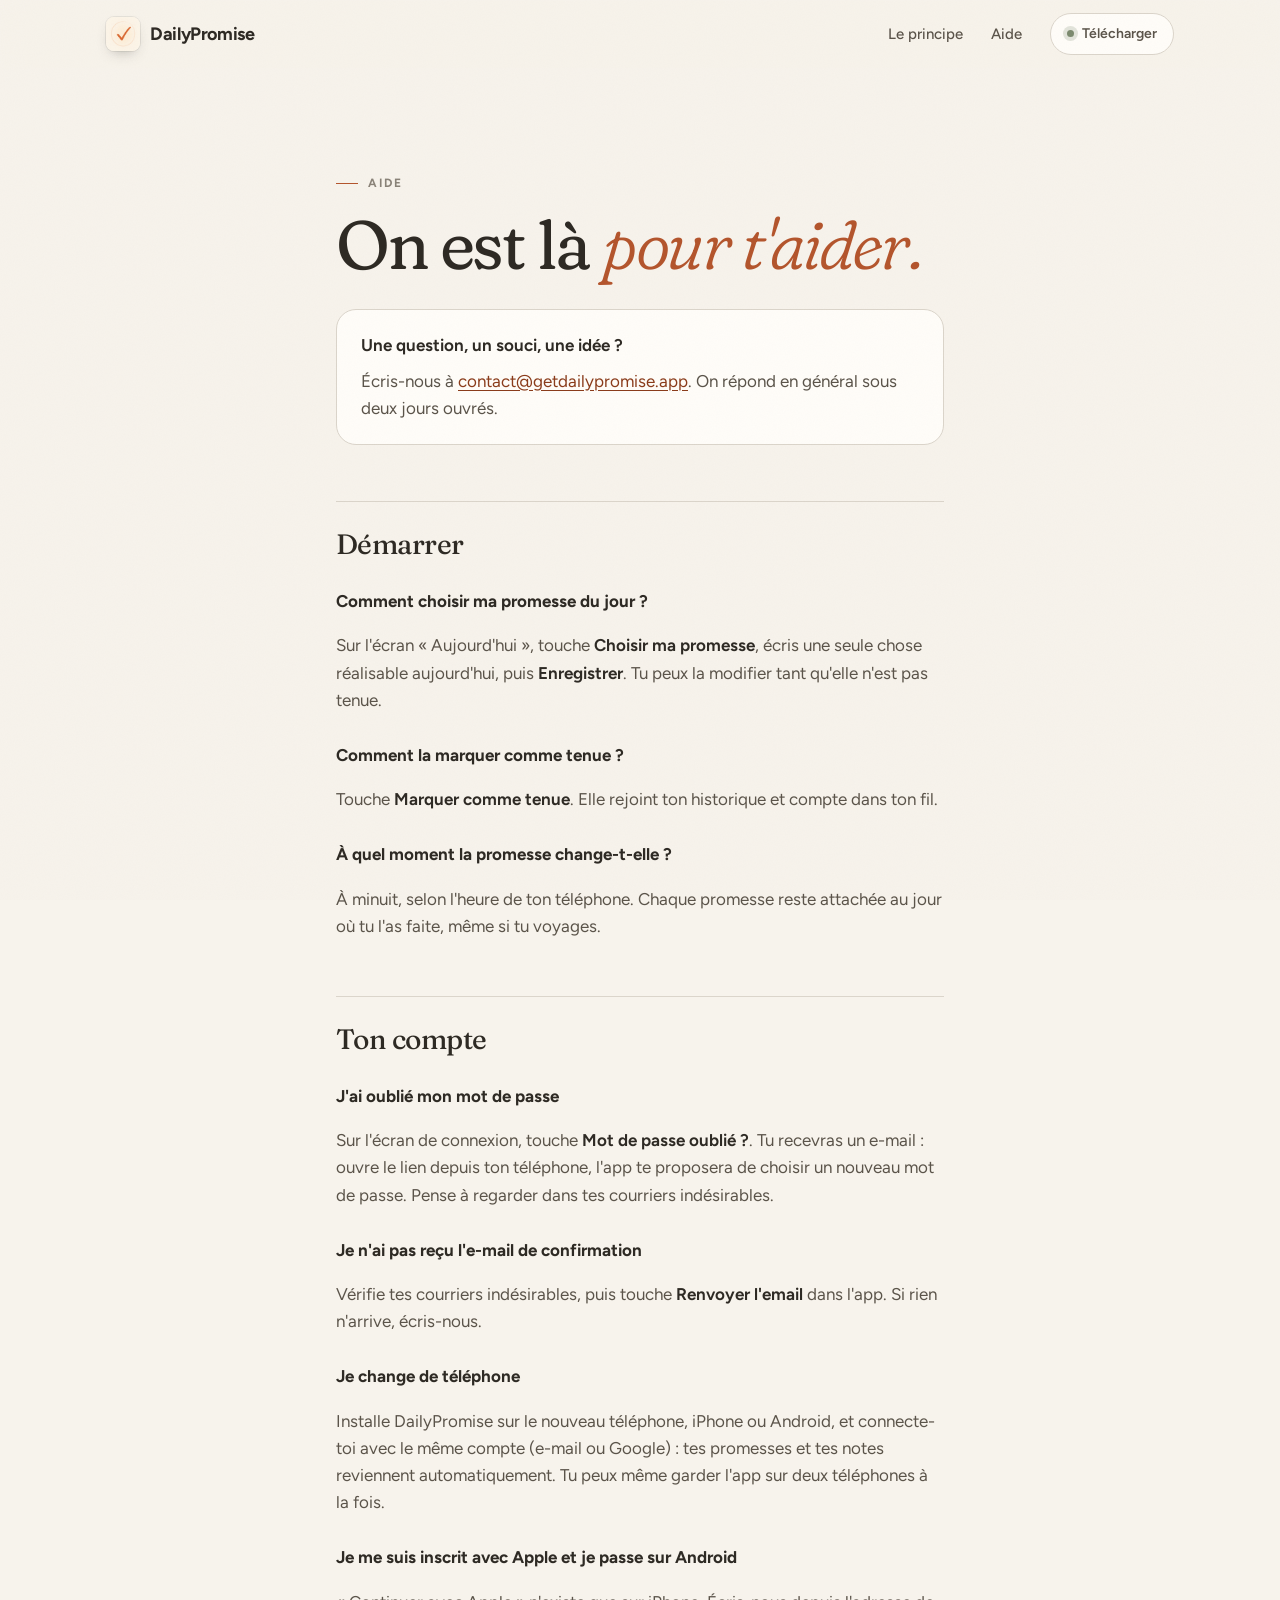
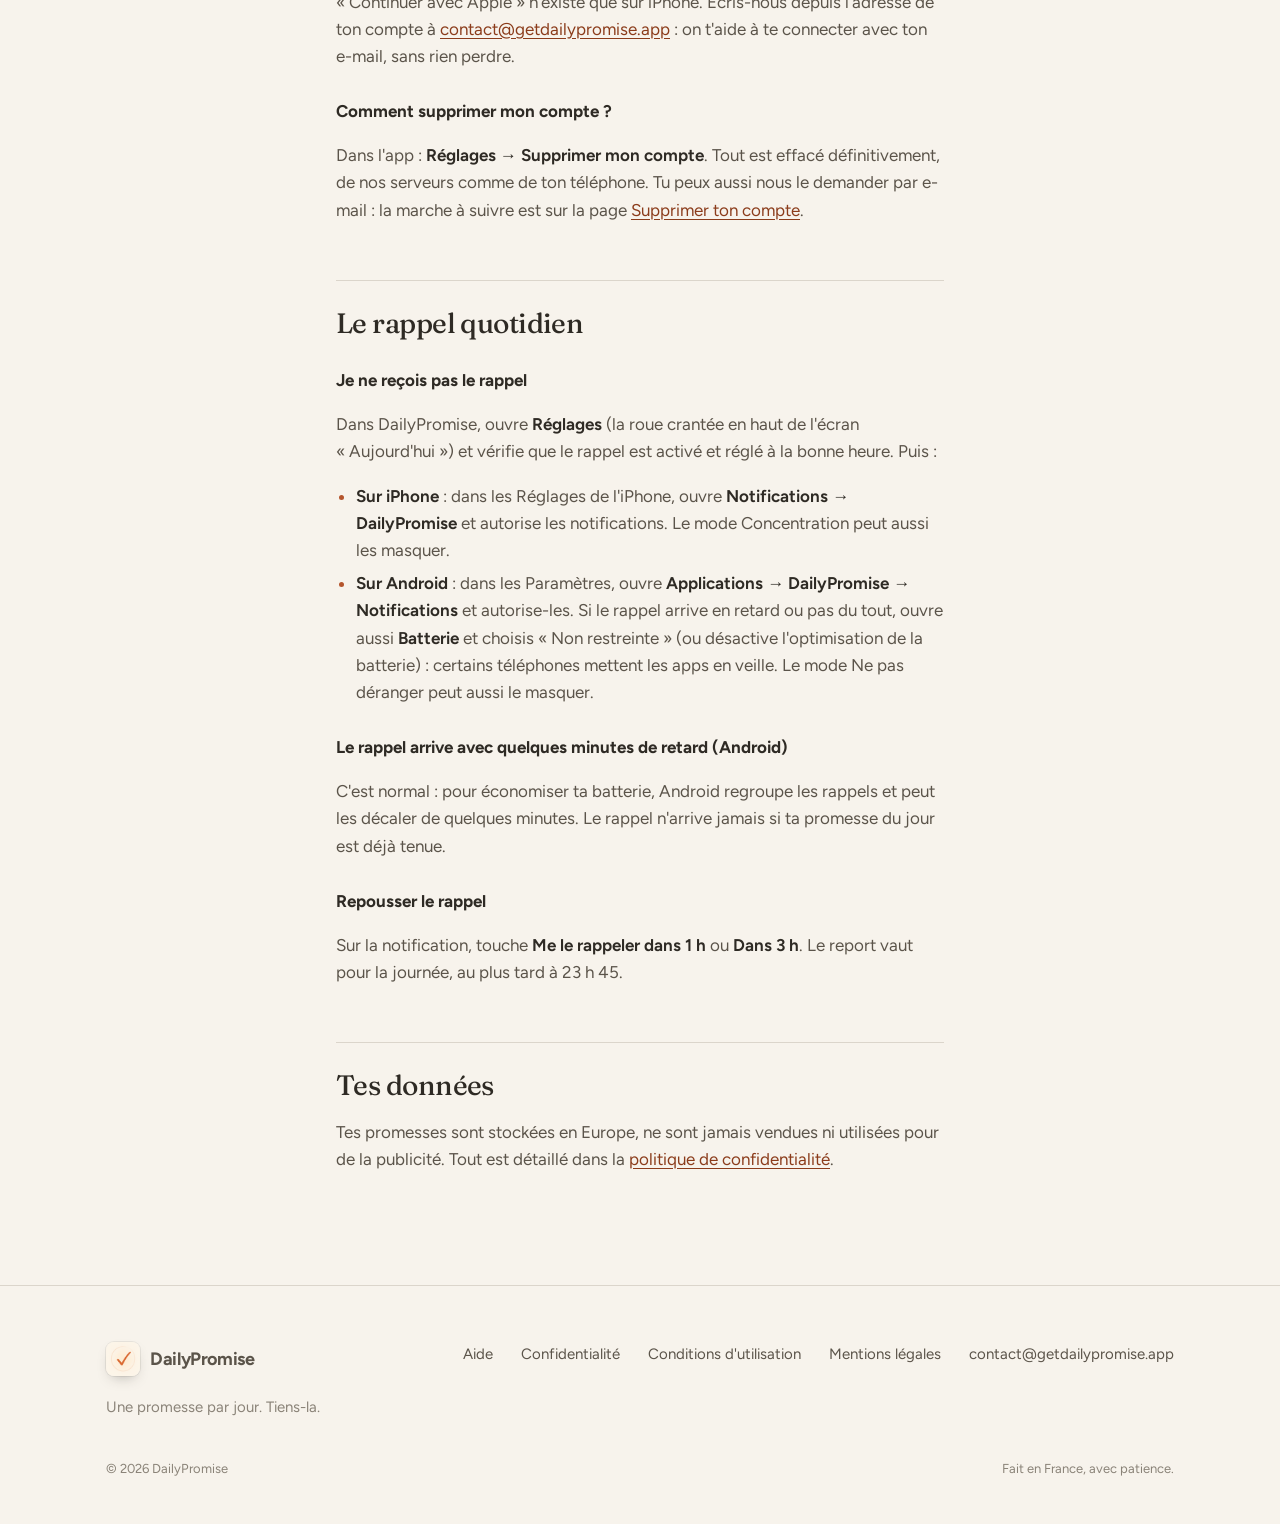
<file: support.html>
<!doctype html>
<html lang="fr">
<head>
  <meta charset="utf-8">
  <meta http-equiv="Content-Security-Policy" content="default-src 'self'; img-src 'self' data:; style-src 'self' 'unsafe-inline'; font-src 'self'; script-src 'self'; connect-src 'none'; object-src 'none'; base-uri 'self'; form-action 'none'; upgrade-insecure-requests">
  <meta name="referrer" content="strict-origin-when-cross-origin">
  <meta name="viewport" content="width=device-width, initial-scale=1, viewport-fit=cover">
  <title>Aide · DailyPromise</title>
  <meta name="description" content="Réponses aux questions fréquentes sur DailyPromise, sur iPhone et Android, et contact du support.">
  <meta name="theme-color" content="#f7f3ec">
  <link rel="canonical" href="https://getdailypromise.app/support">
  <link rel="icon" type="image/png" href="/assets/favicon-64.png">
  <link rel="apple-touch-icon" href="/assets/apple-touch-icon.png">
  <link rel="stylesheet" href="/site.css?v=20261028a">
  <script src="/platform.js"></script>
</head>
<body>
  <a class="skip" href="#contenu">Aller au contenu</a>

  <header class="site-header">
    <div class="wrap">
      <a class="brand" href="/" aria-label="DailyPromise, accueil">
        <img class="brand-mark" src="/assets/icon-96.png" alt="" width="34" height="34">
        DailyPromise
      </a>
      <nav class="nav" aria-label="Navigation principale">
        <a class="nav-link" href="/#principe">Le principe</a>
        <a class="nav-link" href="/support" aria-current="page">Aide</a>
        <a class="pill for-ios" href="https://apps.apple.com/app/apple-store/id6818246394?pt=129546955&amp;ct=site&amp;mt=8" aria-label="Télécharger DailyPromise sur l'App Store"><span class="dot" aria-hidden="true"></span>Télécharger</a>
        <a class="pill only-android" href="/beta#android"><span class="dot" aria-hidden="true"></span>Bêta Android</a>
      </nav>
    </div>
  </header>

  <main id="contenu" class="doc">
    <span class="eyebrow">Aide</span>
    <h1 class="display">On est là <em>pour t'aider.</em></h1>

    <div class="callout" style="margin-top: 32px">
      <p><strong>Une question, un souci, une idée&nbsp;?</strong></p>
      <p>Écris-nous à <a href="mailto:contact@getdailypromise.app?subject=Aide%20DailyPromise">contact@getdailypromise.app</a>. On répond en général sous deux jours ouvrés.</p>
    </div>

    <h2>Démarrer</h2>
    <h3>Comment choisir ma promesse du jour&nbsp;?</h3>
    <p>Sur l'écran « Aujourd'hui », touche <strong>Choisir ma promesse</strong>, écris une seule chose réalisable aujourd'hui, puis <strong>Enregistrer</strong>. Tu peux la modifier tant qu'elle n'est pas tenue.</p>
    <h3>Comment la marquer comme tenue&nbsp;?</h3>
    <p>Touche <strong>Marquer comme tenue</strong>. Elle rejoint ton historique et compte dans ton fil.</p>
    <h3>À quel moment la promesse change-t-elle&nbsp;?</h3>
    <p>À minuit, selon l'heure de ton téléphone. Chaque promesse reste attachée au jour où tu l'as faite, même si tu voyages.</p>

    <h2>Ton compte</h2>
    <h3>J'ai oublié mon mot de passe</h3>
    <p>Sur l'écran de connexion, touche <strong>Mot de passe oublié&nbsp;?</strong>. Tu recevras un e-mail : ouvre le lien depuis ton téléphone, l'app te proposera de choisir un nouveau mot de passe. Pense à regarder dans tes courriers indésirables.</p>
    <h3>Je n'ai pas reçu l'e-mail de confirmation</h3>
    <p>Vérifie tes courriers indésirables, puis touche <strong>Renvoyer l'email</strong> dans l'app. Si rien n'arrive, écris-nous.</p>
    <h3>Je change de téléphone</h3>
    <p>Installe DailyPromise sur le nouveau téléphone, iPhone ou Android, et connecte-toi avec le même compte (e-mail ou Google) : tes promesses et tes notes reviennent automatiquement. Tu peux même garder l'app sur deux téléphones à la fois.</p>
    <h3>Je me suis inscrit avec Apple et je passe sur Android</h3>
    <p>«&nbsp;Continuer avec Apple&nbsp;» n'existe que sur iPhone. Écris-nous depuis l'adresse de ton compte à <a href="mailto:contact@getdailypromise.app?subject=Passer%20sur%20Android">contact@getdailypromise.app</a>&nbsp;: on t'aide à te connecter avec ton e-mail, sans rien perdre.</p>
    <h3>Comment supprimer mon compte&nbsp;?</h3>
    <p>Dans l'app : <strong>Réglages → Supprimer mon compte</strong>. Tout est effacé définitivement, de nos serveurs comme de ton téléphone. Tu peux aussi nous le demander par e-mail : la marche à suivre est sur la page <a href="/supprimer-compte">Supprimer ton compte</a>.</p>

    <h2>Le rappel quotidien</h2>
    <h3>Je ne reçois pas le rappel</h3>
    <p>Dans DailyPromise, ouvre <strong>Réglages</strong> (la roue crantée en haut de l'écran «&nbsp;Aujourd'hui&nbsp;») et vérifie que le rappel est activé et réglé à la bonne heure. Puis&nbsp;:</p>
    <ul>
      <li><strong>Sur iPhone</strong>&nbsp;: dans les Réglages de l'iPhone, ouvre <strong>Notifications → DailyPromise</strong> et autorise les notifications. Le mode Concentration peut aussi les masquer.</li>
      <li><strong>Sur Android</strong>&nbsp;: dans les Paramètres, ouvre <strong>Applications → DailyPromise → Notifications</strong> et autorise-les. Si le rappel arrive en retard ou pas du tout, ouvre aussi <strong>Batterie</strong> et choisis «&nbsp;Non restreinte&nbsp;» (ou désactive l'optimisation de la batterie)&nbsp;: certains téléphones mettent les apps en veille. Le mode Ne pas déranger peut aussi le masquer.</li>
    </ul>
    <h3>Le rappel arrive avec quelques minutes de retard (Android)</h3>
    <p>C'est normal&nbsp;: pour économiser ta batterie, Android regroupe les rappels et peut les décaler de quelques minutes. Le rappel n'arrive jamais si ta promesse du jour est déjà tenue.</p>
    <h3>Repousser le rappel</h3>
    <p>Sur la notification, touche <strong>Me le rappeler dans 1 h</strong> ou <strong>Dans 3 h</strong>. Le report vaut pour la journée, au plus tard à 23 h 45.</p>

    <h2>Tes données</h2>
    <p>Tes promesses sont stockées en Europe, ne sont jamais vendues ni utilisées pour de la publicité. Tout est détaillé dans la <a href="/confidentialite">politique de confidentialité</a>.</p>
  </main>

  <footer class="site-footer">
    <div class="wrap">
      <div class="footer-grid">
        <div>
          <a class="brand" href="/" aria-label="DailyPromise, accueil">
            <img class="brand-mark" src="/assets/icon-96.png" alt="" width="34" height="34">
            DailyPromise
          </a>
          <p>Une promesse par jour. Tiens-la.</p>
        </div>
        <nav class="footer-links" aria-label="Liens utiles">
          <a href="/support" aria-current="page">Aide</a>
          <a href="/confidentialite">Confidentialité</a>
          <a href="/conditions">Conditions d'utilisation</a>
          <a href="/mentions-legales">Mentions légales</a>
          <a href="mailto:contact@getdailypromise.app">contact@getdailypromise.app</a>
        </nav>
      </div>
      <div class="footer-base">
        <span>© 2026 DailyPromise</span>
        <span>Fait en France, avec patience.</span>
      </div>
    </div>
  </footer>
</body>
</html>
</file>
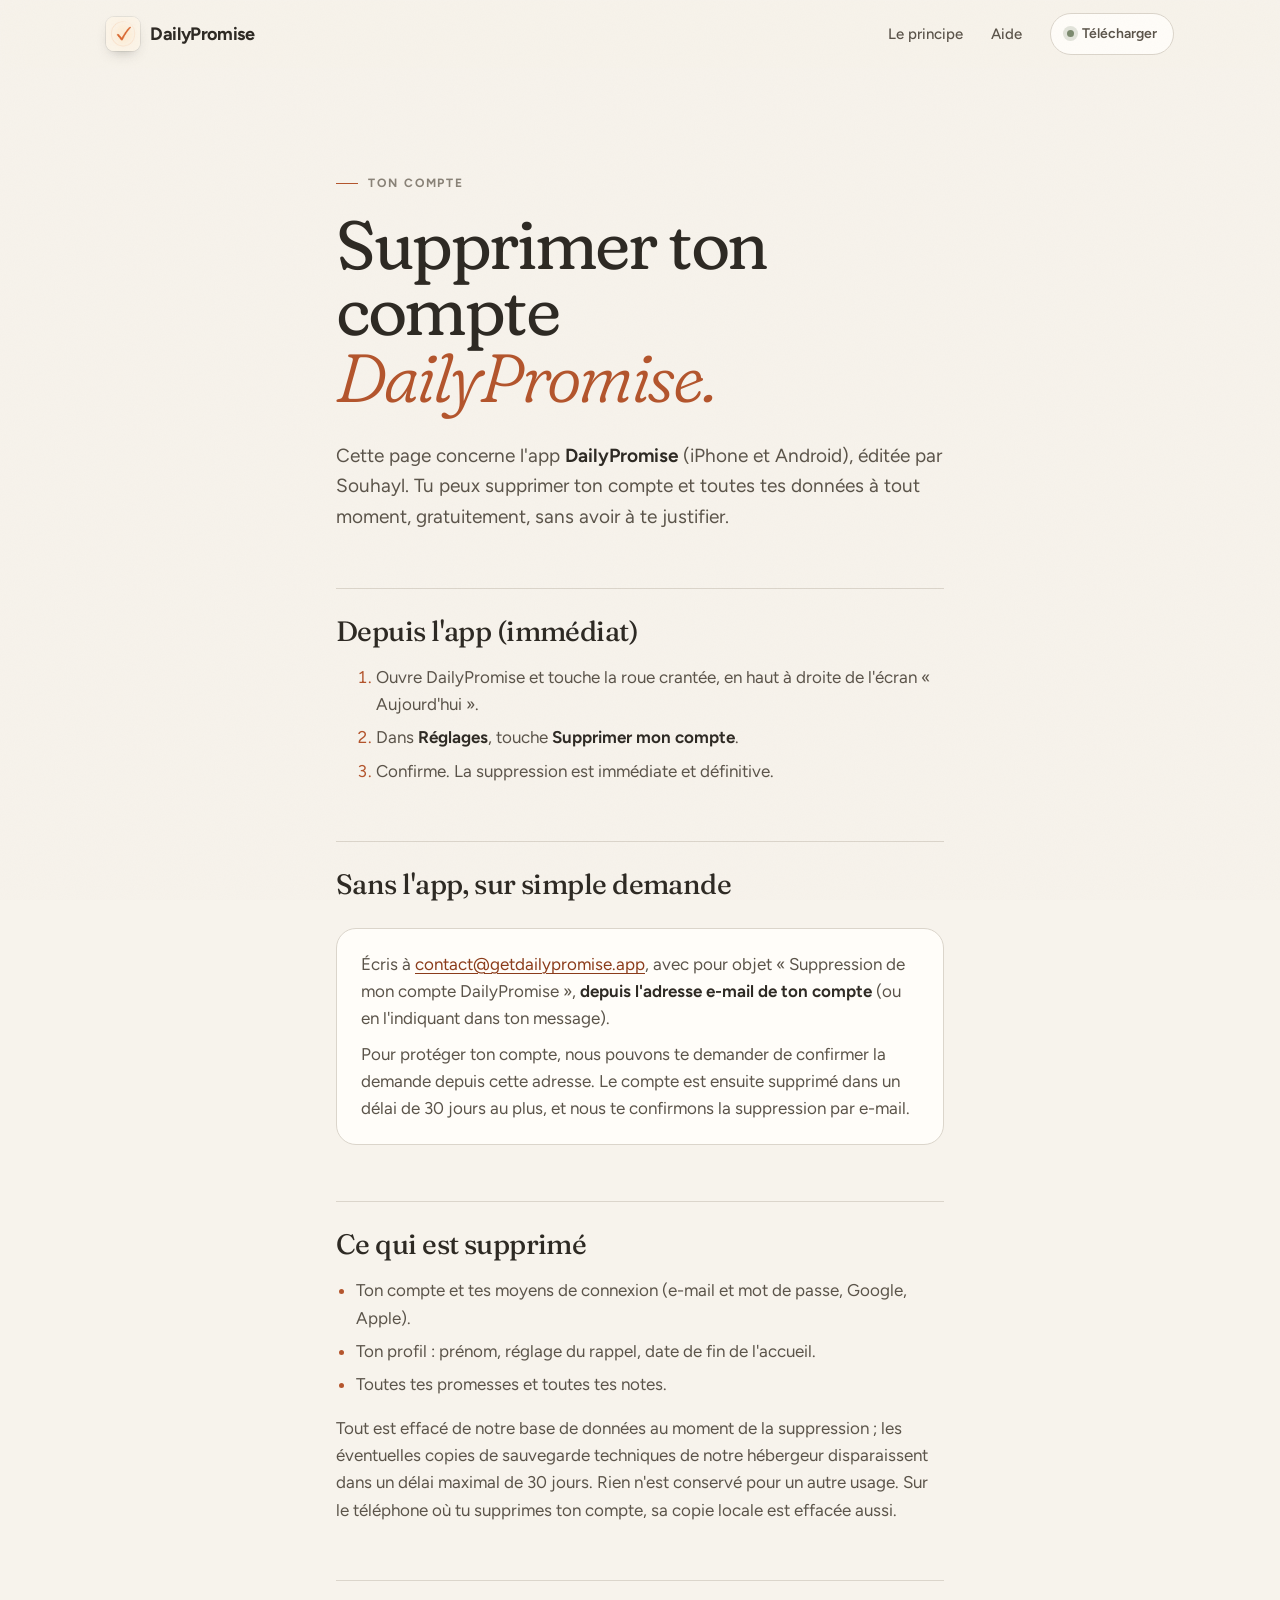
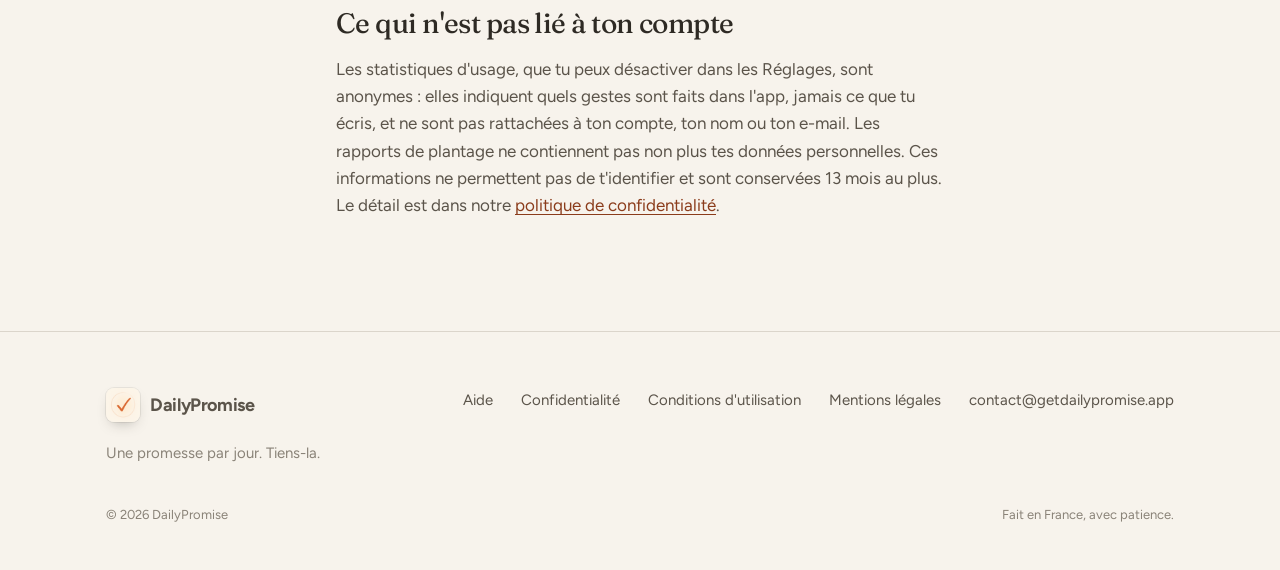
<file: supprimer-compte.html>
<!doctype html>
<html lang="fr">
<head>
  <meta charset="utf-8">
  <meta http-equiv="Content-Security-Policy" content="default-src 'self'; img-src 'self' data:; style-src 'self' 'unsafe-inline'; font-src 'self'; script-src 'self'; connect-src 'none'; object-src 'none'; base-uri 'self'; form-action 'none'; upgrade-insecure-requests">
  <meta name="referrer" content="strict-origin-when-cross-origin">
  <meta name="viewport" content="width=device-width, initial-scale=1, viewport-fit=cover">
  <title>Supprimer ton compte · DailyPromise</title>
  <meta name="description" content="Comment supprimer ton compte DailyPromise et toutes tes données, depuis l'app ou sur simple demande.">
  <meta name="theme-color" content="#f7f3ec">
  <link rel="canonical" href="https://getdailypromise.app/supprimer-compte">
  <link rel="icon" type="image/png" href="/assets/favicon-64.png">
  <link rel="apple-touch-icon" href="/assets/apple-touch-icon.png">
  <link rel="stylesheet" href="/site.css?v=20261028a">
  <script src="/platform.js"></script>
</head>
<body>
  <a class="skip" href="#contenu">Aller au contenu</a>

  <header class="site-header">
    <div class="wrap">
      <a class="brand" href="/" aria-label="DailyPromise, accueil">
        <img class="brand-mark" src="/assets/icon-96.png" alt="" width="34" height="34">
        DailyPromise
      </a>
      <nav class="nav" aria-label="Navigation principale">
        <a class="nav-link" href="/#principe">Le principe</a>
        <a class="nav-link" href="/support">Aide</a>
        <a class="pill for-ios" href="https://apps.apple.com/app/apple-store/id6818246394?pt=129546955&amp;ct=site&amp;mt=8" aria-label="Télécharger DailyPromise sur l'App Store"><span class="dot" aria-hidden="true"></span>Télécharger</a>
        <a class="pill only-android" href="/beta#android"><span class="dot" aria-hidden="true"></span>Bêta Android</a>
      </nav>
    </div>
  </header>

  <main id="contenu" class="doc">
    <span class="eyebrow">Ton compte</span>
    <h1 class="display">Supprimer ton compte <em>DailyPromise.</em></h1>
    <p class="intro">Cette page concerne l'app <strong>DailyPromise</strong> (iPhone et Android), éditée par Souhayl. Tu peux supprimer ton compte et toutes tes données à tout moment, gratuitement, sans avoir à te justifier.</p>

    <h2>Depuis l'app (immédiat)</h2>
    <ol>
      <li>Ouvre DailyPromise et touche la roue crantée, en haut à droite de l'écran « Aujourd'hui ».</li>
      <li>Dans <strong>Réglages</strong>, touche <strong>Supprimer mon compte</strong>.</li>
      <li>Confirme. La suppression est immédiate et définitive.</li>
    </ol>

    <h2>Sans l'app, sur simple demande</h2>
    <div class="callout">
      <p>Écris à <a href="mailto:contact@getdailypromise.app?subject=Suppression%20de%20mon%20compte%20DailyPromise&amp;body=Bonjour%2C%0A%0AJe%20souhaite%20la%20suppression%20de%20mon%20compte%20DailyPromise%20et%20de%20toutes%20mes%20donn%C3%A9es.%0A%0AAdresse%20e-mail%20du%20compte%20%3A%20">contact@getdailypromise.app</a>, avec pour objet « Suppression de mon compte DailyPromise », <strong>depuis l'adresse e-mail de ton compte</strong> (ou en l'indiquant dans ton message).</p>
      <p>Pour protéger ton compte, nous pouvons te demander de confirmer la demande depuis cette adresse. Le compte est ensuite supprimé dans un délai de 30 jours au plus, et nous te confirmons la suppression par e-mail.</p>
    </div>

    <h2>Ce qui est supprimé</h2>
    <ul>
      <li>Ton compte et tes moyens de connexion (e-mail et mot de passe, Google, Apple).</li>
      <li>Ton profil : prénom, réglage du rappel, date de fin de l'accueil.</li>
      <li>Toutes tes promesses et toutes tes notes.</li>
    </ul>
    <p>Tout est effacé de notre base de données au moment de la suppression ; les éventuelles copies de sauvegarde techniques de notre hébergeur disparaissent dans un délai maximal de 30 jours. Rien n'est conservé pour un autre usage. Sur le téléphone où tu supprimes ton compte, sa copie locale est effacée aussi.</p>

    <h2>Ce qui n'est pas lié à ton compte</h2>
    <p>Les statistiques d'usage, que tu peux désactiver dans les Réglages, sont anonymes : elles indiquent quels gestes sont faits dans l'app, jamais ce que tu écris, et ne sont pas rattachées à ton compte, ton nom ou ton e-mail. Les rapports de plantage ne contiennent pas non plus tes données personnelles. Ces informations ne permettent pas de t'identifier et sont conservées 13 mois au plus. Le détail est dans notre <a href="/confidentialite">politique de confidentialité</a>.</p>
  </main>

  <footer class="site-footer">
    <div class="wrap">
      <div class="footer-grid">
        <div>
          <a class="brand" href="/" aria-label="DailyPromise, accueil">
            <img class="brand-mark" src="/assets/icon-96.png" alt="" width="34" height="34">
            DailyPromise
          </a>
          <p>Une promesse par jour. Tiens-la.</p>
        </div>
        <nav class="footer-links" aria-label="Liens utiles">
          <a href="/support">Aide</a>
          <a href="/confidentialite">Confidentialité</a>
          <a href="/conditions">Conditions d'utilisation</a>
          <a href="/mentions-legales">Mentions légales</a>
          <a href="mailto:contact@getdailypromise.app">contact@getdailypromise.app</a>
        </nav>
      </div>
      <div class="footer-base">
        <span>© 2026 DailyPromise</span>
        <span>Fait en France, avec patience.</span>
      </div>
    </div>
  </footer>
</body>
</html>
</file>
<file: site.css>
/* DailyPromise — site vitrine
   Papier chaud, encre douce, une seule couleur d'accent : la même grammaire que l'app. */

@font-face {
  font-family: "Fraunces";
  src: url("/fonts/fraunces-soft-normal.woff2") format("woff2-variations");
  font-weight: 100 900;
  font-style: normal;
  font-display: swap;
}
@font-face {
  font-family: "Fraunces";
  src: url("/fonts/fraunces-soft-italic.woff2") format("woff2-variations");
  font-weight: 100 900;
  font-style: italic;
  font-display: swap;
}
@font-face {
  font-family: "Figtree";
  src: url("/fonts/figtree.woff2") format("woff2-variations");
  font-weight: 300 900;
  font-style: normal;
  font-display: swap;
}

:root {
  --canvas: #f7f3ec;
  --paper: #fffdf9;
  --surface: #ffffff;
  --ink: #2e2a24;
  --ink-soft: #5b544a;
  --muted: #8a8378;
  --hairline: #dbd5cb;
  --terracotta: #b4552d;
  --terracotta-deep: #8b3c1b;
  --terracotta-wash: #f3dfd3;
  --sage: #7c8b6f;

  --serif: "Fraunces", "Iowan Old Style", "Palatino", Georgia, serif;
  --sans: "Figtree", ui-sans-serif, -apple-system, "Segoe UI", sans-serif;

  --radius: 20px;
  --gutter: clamp(20px, 5vw, 56px);
  --max: 1180px;
}

*, *::before, *::after { box-sizing: border-box; }

html {
  -webkit-text-size-adjust: 100%;
  scroll-behavior: smooth;
}

body {
  margin: 0;
  background: var(--canvas);
  color: var(--ink);
  font-family: var(--sans);
  font-size: 17px;
  line-height: 1.6;
  -webkit-font-smoothing: antialiased;
  text-rendering: optimizeLegibility;
  overflow-x: hidden;
}

/* Grain de papier, très léger, au-dessus de tout mais sans capter le clic. */
body::after {
  content: "";
  position: fixed;
  inset: 0;
  pointer-events: none;
  z-index: 100;
  opacity: 0.35;
  mix-blend-mode: multiply;
  background-image: url("data:image/svg+xml,%3Csvg xmlns='http://www.w3.org/2000/svg' width='160' height='160'%3E%3Cfilter id='n'%3E%3CfeTurbulence type='fractalNoise' baseFrequency='0.9' numOctaves='2' stitchTiles='stitch'/%3E%3CfeColorMatrix values='0 0 0 0 0.45 0 0 0 0 0.38 0 0 0 0 0.3 0 0 0 0.09 0'/%3E%3C/filter%3E%3Crect width='100%25' height='100%25' filter='url(%23n)'/%3E%3C/svg%3E");
}

img, svg { display: block; max-width: 100%; }

a { color: inherit; }

::selection { background: var(--terracotta-wash); color: var(--ink); }

:focus-visible {
  outline: 2px solid var(--terracotta);
  outline-offset: 3px;
  border-radius: 6px;
}

.wrap {
  width: 100%;
  max-width: var(--max);
  margin: 0 auto;
  padding: 0 var(--gutter);
}

.skip {
  position: absolute;
  left: -9999px;
  top: 12px;
  z-index: 200;
  background: var(--ink);
  color: var(--canvas);
  padding: 10px 16px;
  border-radius: 999px;
  text-decoration: none;
}
.skip:focus { left: 16px; }

/* ---------- En-tête ---------- */

.site-header {
  position: sticky;
  top: 0;
  z-index: 50;
  background: color-mix(in srgb, var(--canvas) 82%, transparent);
  backdrop-filter: saturate(1.4) blur(14px);
  -webkit-backdrop-filter: saturate(1.4) blur(14px);
  border-bottom: 1px solid transparent;
  transition: border-color 0.3s ease;
}
.site-header.is-scrolled { border-bottom-color: color-mix(in srgb, var(--hairline) 70%, transparent); }

.site-header .wrap {
  display: flex;
  align-items: center;
  justify-content: space-between;
  gap: 16px;
  height: 68px;
}

.brand {
  display: inline-flex;
  align-items: center;
  gap: 10px;
  text-decoration: none;
  font-weight: 700;
  font-size: 18px;
  letter-spacing: -0.02em;
}

.brand-mark {
  width: 34px;
  height: 34px;
  border-radius: 8px;
  box-shadow: 0 0 0 1px rgba(46, 42, 36, 0.08), 0 6px 14px -6px rgba(46, 42, 36, 0.35);
}

.nav {
  display: flex;
  align-items: center;
  gap: 28px;
  font-size: 15px;
  font-weight: 500;
}
.nav a {
  text-decoration: none;
  color: var(--ink-soft);
  transition: color 0.2s ease;
}
.nav a:hover { color: var(--ink); }

.pill {
  display: inline-flex;
  align-items: center;
  gap: 8px;
  padding: 9px 16px;
  border-radius: 999px;
  border: 1px solid var(--hairline);
  background: var(--paper);
  color: var(--ink);
  font-size: 14px;
  font-weight: 600;
  text-decoration: none;
  white-space: nowrap;
}
.pill:hover { border-color: var(--terracotta); }
.pill .dot {
  width: 7px;
  height: 7px;
  border-radius: 50%;
  background: var(--sage);
  box-shadow: 0 0 0 4px color-mix(in srgb, var(--sage) 22%, transparent);
}

@media (max-width: 760px) {
  .nav .nav-link { display: none; }
}

/* ---------- Typographie ---------- */

.eyebrow {
  display: inline-flex;
  align-items: center;
  gap: 10px;
  font-size: 12px;
  font-weight: 700;
  letter-spacing: 0.16em;
  text-transform: uppercase;
  color: var(--muted);
}
.eyebrow::before {
  content: "";
  width: 22px;
  height: 1.5px;
  background: var(--terracotta);
}

.display {
  font-family: var(--serif);
  font-weight: 380;
  font-variation-settings: "opsz" 144, "SOFT" 100;
  letter-spacing: -0.035em;
  line-height: 0.98;
  margin: 0;
}
.display em {
  font-style: italic;
  font-weight: 300;
  color: var(--terracotta);
}

.h2 {
  font-family: var(--serif);
  font-weight: 400;
  font-variation-settings: "opsz" 96, "SOFT" 100;
  font-size: clamp(34px, 4.6vw, 56px);
  letter-spacing: -0.03em;
  line-height: 1.04;
  margin: 18px 0 0;
}
.h2 em { font-style: italic; color: var(--terracotta); font-weight: 300; }

.lede {
  font-size: clamp(18px, 1.6vw, 20px);
  color: var(--ink-soft);
  max-width: 34em;
}

/* ---------- Boutons ---------- */

.actions {
  display: flex;
  flex-wrap: wrap;
  align-items: center;
  gap: 14px;
}

.btn {
  display: inline-flex;
  align-items: center;
  gap: 12px;
  padding: 14px 22px 14px 18px;
  border-radius: 16px;
  font-weight: 600;
  font-size: 16px;
  text-decoration: none;
  transition: transform 0.2s ease, box-shadow 0.2s ease, background 0.2s ease;
}
.btn:hover { transform: translateY(-1px); }

.btn-store {
  background: var(--ink);
  color: var(--canvas);
  box-shadow: 0 14px 30px -16px rgba(46, 42, 36, 0.7);
}
.btn-store:hover { box-shadow: 0 18px 34px -16px rgba(46, 42, 36, 0.8); }
.btn-store small {
  display: block;
  font-size: 11px;
  font-weight: 500;
  letter-spacing: 0.04em;
  opacity: 0.7;
  line-height: 1.1;
}
.btn-store span { line-height: 1.15; }
.btn-store svg { width: 22px; height: 22px; }

.btn-ghost {
  color: var(--ink);
  border: 1px solid var(--hairline);
  background: var(--paper);
  padding: 14px 20px;
}
.btn-ghost:hover { border-color: var(--terracotta); color: var(--terracotta-deep); }

/* ---------- Héros ---------- */

.hero {
  position: relative;
  padding: clamp(40px, 7vw, 88px) 0 clamp(64px, 9vw, 120px);
}
.hero::before {
  content: "";
  position: absolute;
  inset: -120px 0 auto;
  height: 720px;
  background: radial-gradient(48% 52% at 72% 38%, rgba(180, 85, 45, 0.14), transparent 70%);
  pointer-events: none;
  z-index: -1;
}

.hero-grid {
  display: grid;
  grid-template-columns: minmax(0, 1.3fr) minmax(0, 0.7fr);
  gap: clamp(32px, 5vw, 64px);
  align-items: center;
}

.hero .display {
  font-size: clamp(44px, 6.4vw, 84px);
  margin-top: 22px;
}

.hero .lede { margin: 28px 0 36px; }

.hero-note {
  margin-top: 22px;
  font-size: 14px;
  color: var(--muted);
}

.hero-group {
  margin-top: 10px;
  font-size: 14px;
  color: var(--muted);
  max-width: 460px;
}
.hero-group a { color: var(--ink); text-decoration: underline; text-underline-offset: 3px; }

@media (max-width: 900px) {
  .hero-grid { grid-template-columns: 1fr; }
  .hero-visual { order: 2; }
}

/* Révélation au chargement, en cascade */
.reveal { opacity: 0; transform: translateY(18px); animation: rise 0.9s cubic-bezier(0.2, 0.7, 0.2, 1) forwards; }
.reveal.d1 { animation-delay: 0.08s; }
.reveal.d2 { animation-delay: 0.2s; }
.reveal.d3 { animation-delay: 0.34s; }
.reveal.d4 { animation-delay: 0.5s; }
.reveal.d5 { animation-delay: 0.65s; }
@keyframes rise { to { opacity: 1; transform: none; } }

/* ---------- Téléphone ---------- */

.hero-visual {
  position: relative;
  display: grid;
  place-items: center;
}

.phone {
  position: relative;
  width: min(292px, 78vw);
  aspect-ratio: 9 / 19.2;
  border-radius: 52px;
  padding: 11px;
  background: linear-gradient(160deg, #3b352d, #1f1b16);
  box-shadow:
    0 50px 80px -40px rgba(46, 42, 36, 0.55),
    0 30px 60px -30px rgba(180, 85, 45, 0.35),
    inset 0 0 0 1.5px rgba(255, 255, 255, 0.08);
  transform: rotate(-2.5deg);
}

.screen {
  position: relative;
  height: 100%;
  border-radius: 42px;
  overflow: hidden;
  background:
    radial-gradient(90% 40% at 50% 0%, rgba(180, 85, 45, 0.12), transparent 70%),
    var(--canvas);
  display: flex;
  flex-direction: column;
  padding: 44px 18px 18px;
  font-family: var(--sans);
}

.island {
  position: absolute;
  top: 12px;
  left: 50%;
  translate: -50% 0;
  width: 92px;
  height: 26px;
  border-radius: 20px;
  background: #15120e;
}

.app-date { font-size: 11.5px; color: var(--muted); }
.app-hello { font-size: 21px; font-weight: 650; letter-spacing: -0.02em; margin-top: 2px; }

.app-card {
  margin-top: 16px;
  background: var(--surface);
  border: 1px solid var(--hairline);
  border-radius: 18px;
  padding: 18px 16px;
  min-height: 38%;
  display: flex;
  flex-direction: column;
}
.app-label {
  font-size: 9px;
  font-weight: 700;
  letter-spacing: 0.16em;
  color: var(--muted);
  display: flex;
  align-items: center;
  gap: 6px;
}
.app-label .tick {
  opacity: 0;
  color: var(--terracotta);
  font-size: 11px;
}
.app-promise {
  font-family: var(--serif);
  font-variation-settings: "opsz" 48, "SOFT" 100;
  font-size: 27px;
  line-height: 1.12;
  letter-spacing: -0.02em;
  margin-top: 14px;
}

.app-streak {
  margin-top: 12px;
  font-size: 11.5px;
  color: var(--muted);
  display: flex;
  align-items: center;
  gap: 6px;
}

.app-note {
  margin-top: 10px;
  border: 1px solid color-mix(in srgb, var(--hairline) 70%, transparent);
  background: rgba(255, 255, 255, 0.6);
  border-radius: 14px;
  padding: 10px 12px;
  font-size: 11.5px;
  color: var(--muted);
}

.app-button {
  margin-top: auto;
  height: 44px;
  border-radius: 14px;
  display: grid;
  place-items: center;
  font-weight: 650;
  font-size: 13.5px;
  color: #fff;
  background: var(--terracotta);
  position: relative;
  overflow: hidden;
}
.app-button .label-kept {
  position: absolute;
  inset: 0;
  display: grid;
  place-items: center;
  background: var(--canvas);
  color: var(--terracotta);
  opacity: 0;
}

/* Le moment « promesse tenue » : un cercle, une coche, une ligne. */
.kept {
  position: absolute;
  inset: 0;
  display: grid;
  place-items: center;
  align-content: center;
  gap: 18px;
  background: var(--canvas);
  opacity: 0;
  pointer-events: none;
}
.kept .circle {
  width: 96px;
  height: 96px;
  border-radius: 50%;
  background: var(--terracotta);
  display: grid;
  place-items: center;
  transform: scale(0.7);
}
.kept svg { width: 42px; height: 32px; }
.kept .check {
  stroke-dasharray: 60;
  stroke-dashoffset: 60;
}
.kept p {
  margin: 0;
  font-family: var(--serif);
  font-size: 22px;
  letter-spacing: -0.02em;
}

/* Le moment se joue quand le téléphone entre à l'écran. */
.screen.play .kept { animation: kept-in 2.1s ease forwards 0.9s; }
.screen.play .kept .circle { animation: pop 0.7s cubic-bezier(0.2, 0.8, 0.2, 1) forwards 1s; }
.screen.play .kept .check { animation: draw 0.55s ease-in-out forwards 1.35s; }
.screen.play .app-label .tick { animation: fadein 0.4s ease forwards 2.8s; }
.screen.play .app-button .label-kept { animation: fadein 0.5s ease forwards 2.7s; }

@keyframes kept-in {
  0% { opacity: 0; }
  12% { opacity: 1; }
  80% { opacity: 1; }
  100% { opacity: 0; }
}
@keyframes pop { to { transform: scale(1); } }
@keyframes draw { to { stroke-dashoffset: 0; } }
@keyframes fadein { to { opacity: 1; } }

.replay {
  margin-top: 26px;
  font: inherit;
  font-size: 13px;
  font-weight: 600;
  color: var(--muted);
  background: none;
  border: none;
  cursor: pointer;
  display: inline-flex;
  align-items: center;
  gap: 8px;
}
.replay:hover { color: var(--terracotta); }

.sticky-note {
  position: absolute;
  right: max(-8px, calc(50% - 250px));
  bottom: 14%;
  width: 150px;
  padding: 14px 14px 16px;
  background: #fbeedd;
  border-radius: 4px 14px 14px 14px;
  box-shadow: 0 18px 30px -18px rgba(46, 42, 36, 0.45);
  font-family: var(--serif);
  font-style: italic;
  font-size: 15px;
  line-height: 1.3;
  color: var(--ink-soft);
  transform: rotate(5deg);
}
.sticky-note b { font-style: normal; color: var(--terracotta); font-weight: 600; }

@media (max-width: 520px) {
  .sticky-note { display: none; }
}

/* ---------- Sections ---------- */

.section { padding: clamp(72px, 10vw, 128px) 0; }
.section-head { max-width: 760px; }

.rule { border: 0; border-top: 1px solid var(--hairline); margin: 0; }

/* Les trois temps */
.steps {
  list-style: none;
  padding: 0;
  margin: clamp(40px, 6vw, 72px) 0 0;
  display: grid;
  grid-template-columns: repeat(3, 1fr);
  gap: clamp(20px, 3vw, 40px);
}
.step {
  position: relative;
  padding-top: 26px;
  border-top: 1px solid var(--ink);
}
.step-num {
  font-family: var(--serif);
  font-style: italic;
  font-weight: 300;
  font-size: 64px;
  line-height: 1;
  color: var(--terracotta);
}
.step h3 {
  font-family: var(--serif);
  font-weight: 450;
  font-size: 28px;
  letter-spacing: -0.02em;
  margin: 18px 0 8px;
}
.step p { margin: 0; color: var(--ink-soft); }

@media (max-width: 820px) {
  .steps { grid-template-columns: 1fr; }
}

/* Le fil du mois */
.thread {
  display: grid;
  grid-template-columns: minmax(0, 0.9fr) minmax(0, 1.1fr);
  gap: clamp(36px, 6vw, 88px);
  align-items: center;
}
@media (max-width: 900px) { .thread { grid-template-columns: 1fr; } }

.month {
  background: var(--paper);
  border: 1px solid var(--hairline);
  border-radius: 28px;
  padding: clamp(24px, 4vw, 40px);
  box-shadow: 0 30px 60px -45px rgba(46, 42, 36, 0.5);
}
.month-head {
  display: flex;
  justify-content: space-between;
  align-items: baseline;
  gap: 12px;
  margin-bottom: 22px;
}
.month-head strong { font-family: var(--serif); font-weight: 450; font-size: 24px; letter-spacing: -0.02em; }
.month-head span { color: var(--muted); font-size: 14px; }

.dots {
  display: grid;
  grid-template-columns: repeat(7, 1fr);
  gap: clamp(8px, 1.4vw, 12px);
  max-width: 340px;
}
.nowrap { white-space: nowrap; }
.dots i {
  aspect-ratio: 1;
  border-radius: 50%;
  border: 1.5px solid var(--hairline);
  background: transparent;
  transform: scale(0.6);
  opacity: 0;
  transition: transform 0.5s cubic-bezier(0.2, 0.8, 0.2, 1), opacity 0.5s ease, background 0.4s ease, border-color 0.4s ease;
}
.dots i.kept-dot { background: var(--terracotta); border-color: var(--terracotta); }
.dots i.today { border-color: var(--terracotta); border-style: dashed; }
.dots i.future { border-color: color-mix(in srgb, var(--hairline) 55%, transparent); }
.month.is-visible .dots i { transform: scale(1); opacity: 1; }

.month-foot {
  margin-top: 24px;
  display: flex;
  gap: 18px;
  flex-wrap: wrap;
  font-size: 13px;
  color: var(--muted);
}
.month-foot span { display: inline-flex; align-items: center; gap: 8px; }
.month-foot i { width: 10px; height: 10px; border-radius: 50%; display: inline-block; }

/* Citation */
.quote {
  text-align: center;
  padding: clamp(80px, 12vw, 150px) 0;
}
.quote blockquote {
  margin: 0 auto;
  max-width: 900px;
  font-family: var(--serif);
  font-weight: 330;
  font-variation-settings: "opsz" 144, "SOFT" 100;
  font-size: clamp(32px, 4.8vw, 62px);
  line-height: 1.1;
  letter-spacing: -0.03em;
}
.quote blockquote em { font-style: italic; color: var(--terracotta); }
.quote .mark {
  width: 56px;
  height: 56px;
  margin: 0 auto 30px;
}

/* Cartes */
.cards {
  display: grid;
  grid-template-columns: repeat(3, 1fr);
  gap: 18px;
  margin-top: clamp(40px, 6vw, 64px);
}
@media (max-width: 900px) { .cards { grid-template-columns: 1fr; } }

.card {
  background: var(--surface);
  border: 1px solid var(--hairline);
  border-radius: var(--radius);
  padding: 28px 26px 30px;
  transition: transform 0.3s ease, box-shadow 0.3s ease;
}
.card:hover { transform: translateY(-3px); box-shadow: 0 24px 40px -30px rgba(46, 42, 36, 0.45); }
.card .icon {
  width: 44px;
  height: 44px;
  border-radius: 14px;
  background: var(--terracotta-wash);
  display: grid;
  place-items: center;
  color: var(--terracotta-deep);
}
.card .icon svg { width: 22px; height: 22px; }
.card h3 {
  font-family: var(--serif);
  font-weight: 450;
  font-size: 24px;
  letter-spacing: -0.02em;
  margin: 22px 0 8px;
}
.card p { margin: 0; color: var(--ink-soft); font-size: 16px; }

/* Confidentialité : le carnet sous clé, seul bloc à l'encre sur la page */
.vault {
  background:
    radial-gradient(70% 60% at 100% 0%, rgba(180, 85, 45, 0.22), transparent 60%),
    var(--ink);
  color: #f4ede3;
  border-radius: 36px;
  padding: clamp(36px, 6vw, 80px) clamp(24px, 5vw, 72px);
  display: grid;
  grid-template-columns: minmax(0, 0.85fr) minmax(0, 1.15fr);
  gap: clamp(32px, 6vw, 80px);
}
@media (max-width: 900px) { .vault { grid-template-columns: 1fr; } }

.vault .eyebrow { color: #e3a684; }
.vault .h2 { color: #fffaf3; }
.vault .h2 em { color: #e3a684; }
.vault-intro p { margin: 22px 0 0; color: #cfc6b9; font-size: 18px; max-width: 30em; }
.vault-link {
  display: inline-block;
  margin-top: 26px;
  color: #fffaf3;
  font-weight: 600;
  text-decoration: none;
  border-bottom: 1px solid rgba(255, 250, 243, 0.35);
  padding-bottom: 2px;
  transition: border-color 0.2s ease;
}
.vault-link:hover { border-color: #e3a684; }

.vault-list { list-style: none; margin: 0; padding: 0; }
.vault-list li {
  display: grid;
  grid-template-columns: 30px minmax(0, 1fr);
  gap: 16px;
  padding: 20px 0;
  border-top: 1px solid rgba(244, 237, 227, 0.14);
}
.vault-list li:first-child { border-top: 0; padding-top: 0; }
.vault-list h3 {
  margin: 0 0 4px;
  font-family: var(--serif);
  font-weight: 450;
  font-size: 22px;
  letter-spacing: -0.015em;
  color: #fffaf3;
}
.vault-list p { margin: 0; color: #cfc6b9; font-size: 16px; }

/* Pastille : barrée par défaut, cochée pour « toi », à moitié pour l'éditeur. */
.vault-list .mark {
  width: 26px;
  height: 26px;
  margin-top: 3px;
  border-radius: 50%;
  border: 1.5px solid rgba(244, 237, 227, 0.35);
  position: relative;
}
.vault-list .mark::after {
  content: "";
  position: absolute;
  left: 6px;
  right: 6px;
  top: 11px;
  height: 1.5px;
  background: rgba(244, 237, 227, 0.55);
}
.vault-list .yes .mark { background: var(--terracotta); border-color: var(--terracotta); }
.vault-list .yes .mark::after {
  left: 8px;
  top: 6px;
  right: auto;
  width: 6px;
  height: 10px;
  background: none;
  border-right: 2px solid #fff;
  border-bottom: 2px solid #fff;
  transform: rotate(45deg);
}
.vault-list .partial .mark { border-style: dashed; border-color: #e3a684; }
.vault-list .partial .mark::after { background: #e3a684; }

.vault-facts {
  grid-column: 1 / -1;
  list-style: none;
  margin: 0;
  padding: 26px 0 0;
  border-top: 1px solid rgba(244, 237, 227, 0.14);
  display: flex;
  flex-wrap: wrap;
  gap: 10px;
}
.vault-facts li {
  font-size: 14px;
  color: #f4ede3;
  border: 1px solid rgba(244, 237, 227, 0.22);
  border-radius: 999px;
  padding: 7px 14px;
}

/* FAQ */
.faq {
  display: grid;
  grid-template-columns: minmax(0, 0.8fr) minmax(0, 1.2fr);
  gap: clamp(32px, 6vw, 88px);
}
@media (max-width: 900px) { .faq { grid-template-columns: 1fr; } }

.faq-list details {
  border-bottom: 1px solid var(--hairline);
  padding: 4px 0;
}
.faq-list details:first-child { border-top: 1px solid var(--hairline); }
.faq-list summary {
  list-style: none;
  cursor: pointer;
  display: flex;
  justify-content: space-between;
  align-items: center;
  gap: 16px;
  padding: 18px 0;
  font-family: var(--serif);
  font-size: 21px;
  font-weight: 420;
  letter-spacing: -0.015em;
}
.faq-list summary::-webkit-details-marker { display: none; }
.faq-list summary::after {
  content: "";
  flex: none;
  width: 12px;
  height: 12px;
  border-right: 1.5px solid var(--terracotta);
  border-bottom: 1.5px solid var(--terracotta);
  transform: rotate(45deg) translate(-3px, -3px);
  transition: transform 0.3s ease;
}
.faq-list details[open] summary::after { transform: rotate(-135deg) translate(-3px, -3px); }
.faq-list details p { margin: 0 0 20px; color: var(--ink-soft); max-width: 40em; }

/* Bandeau final */
.closing {
  margin: clamp(40px, 6vw, 80px) 0 0;
  border-radius: 36px;
  background:
    radial-gradient(60% 90% at 85% 10%, rgba(255, 255, 255, 0.16), transparent 60%),
    linear-gradient(150deg, var(--terracotta), var(--terracotta-deep));
  color: #fff8f2;
  padding: clamp(48px, 8vw, 96px) clamp(28px, 6vw, 80px);
  display: grid;
  grid-template-columns: minmax(0, 1.3fr) auto;
  gap: 32px;
  align-items: end;
  position: relative;
  overflow: hidden;
}
.closing::after {
  content: "";
  position: absolute;
  right: -60px;
  bottom: -90px;
  width: 340px;
  height: 340px;
  border-radius: 50%;
  border: 1.5px solid rgba(255, 255, 255, 0.22);
}
.closing h2 {
  font-family: var(--serif);
  font-weight: 350;
  font-variation-settings: "opsz" 144, "SOFT" 100;
  font-size: clamp(38px, 5.6vw, 72px);
  line-height: 1;
  letter-spacing: -0.035em;
  margin: 0;
}
.closing h2 em { font-style: italic; font-weight: 300; }
.closing p { margin: 18px 0 0; color: rgba(255, 248, 242, 0.82); max-width: 30em; }
.closing .btn-light {
  background: #fff8f2;
  color: var(--terracotta-deep);
  position: relative;
  z-index: 1;
}
.closing-actions { display: flex; flex-direction: column; gap: 12px; align-items: stretch; }
@media (max-width: 760px) { .closing { grid-template-columns: 1fr; } }

/* ---------- Pied de page ---------- */

.site-footer {
  padding: 56px 0 44px;
  margin-top: clamp(64px, 9vw, 112px);
  border-top: 1px solid var(--hairline);
  font-size: 15px;
  color: var(--ink-soft);
}
.footer-grid {
  display: flex;
  flex-wrap: wrap;
  justify-content: space-between;
  gap: 28px 48px;
}
.footer-grid p { margin: 12px 0 0; max-width: 22em; color: var(--muted); }
.footer-links {
  display: flex;
  flex-wrap: wrap;
  gap: 12px 28px;
  align-items: flex-start;
}
.footer-links a { text-decoration: none; }
.footer-links a:hover { color: var(--terracotta); }
.footer-base {
  margin-top: 40px;
  font-size: 13px;
  color: var(--muted);
  display: flex;
  flex-wrap: wrap;
  justify-content: space-between;
  gap: 8px;
}

/* ---------- Pages juridiques ---------- */

.doc {
  max-width: 720px;
  margin: 0 auto;
  padding: clamp(48px, 8vw, 96px) var(--gutter) 0;
}
.doc .display { font-size: clamp(42px, 6vw, 68px); margin-top: 18px; }
.doc .updated { color: var(--muted); font-size: 15px; margin: 18px 0 0; }
.doc .intro { font-size: 19px; color: var(--ink-soft); margin: 30px 0 0; }

.doc h2 {
  font-family: var(--serif);
  font-weight: 450;
  font-size: 28px;
  letter-spacing: -0.02em;
  line-height: 1.15;
  margin: 56px 0 14px;
  padding-top: 26px;
  border-top: 1px solid var(--hairline);
}
.doc h3 { font-size: 17px; margin: 28px 0 8px; }
.doc p, .doc li { color: var(--ink-soft); }
.doc ul { padding-left: 1.2em; }
.doc li { margin: 6px 0; }
.doc li::marker { color: var(--terracotta); }
.doc strong { color: var(--ink); font-weight: 650; }
.doc a { color: var(--terracotta-deep); text-underline-offset: 3px; }

.doc table {
  width: 100%;
  border-collapse: collapse;
  margin: 18px 0;
  font-size: 15px;
}
.doc th, .doc td {
  text-align: left;
  vertical-align: top;
  padding: 12px 10px;
  border-bottom: 1px solid var(--hairline);
  color: var(--ink-soft);
}
.doc th { color: var(--ink); font-weight: 650; font-size: 13px; letter-spacing: 0.04em; text-transform: uppercase; }
.table-scroll { overflow-x: auto; }

.callout {
  margin: 28px 0;
  padding: 22px 24px;
  border-radius: var(--radius);
  background: var(--paper);
  border: 1px solid var(--hairline);
}
.callout p { margin: 0; }
.callout p + p { margin-top: 8px; }

.toc {
  margin: 36px 0 0;
  padding: 22px 24px;
  border-radius: var(--radius);
  background: var(--paper);
  border: 1px solid var(--hairline);
  columns: 2 220px;
  column-gap: 32px;
  font-size: 15px;
}
.toc a { display: block; padding: 4px 0; text-decoration: none; color: var(--ink-soft); break-inside: avoid; }
.toc a:hover { color: var(--terracotta); }

/* ---------- Mouvement réduit ---------- */

@media (prefers-reduced-motion: reduce) {
  html { scroll-behavior: auto; }
  .reveal { opacity: 1; transform: none; animation: none; }
  .kept { display: none; }
  .app-label .tick, .app-button .label-kept, .screen.play .app-label .tick, .screen.play .app-button .label-kept { animation: none; opacity: 1; }
  .dots i { transition: none; opacity: 1; transform: none; }
  .card, .btn { transition: none; }
}

/* Page bêta : deux étapes et un code de secours */
.beta-steps { list-style: none; margin: 40px 0 36px; padding: 0; display: grid; gap: 18px; }
.beta-steps > li {
  display: grid;
  grid-template-columns: 52px minmax(0, 1fr);
  gap: 18px;
  background: var(--surface);
  border: 1px solid var(--hairline);
  border-radius: var(--radius);
  padding: 26px 24px;
}
.beta-num {
  width: 44px; height: 44px; border-radius: 50%;
  display: grid; place-items: center;
  background: var(--terracotta-wash); color: var(--terracotta-deep);
  font-family: var(--serif); font-size: 22px; font-weight: 500;
}
.beta-steps h2 { margin: 6px 0 6px; font-size: 24px; }
.beta-steps p { margin: 0 0 18px; color: var(--ink-soft); }
.beta-code {
  font-family: ui-monospace, "SF Mono", Menlo, monospace;
  font-size: 30px; letter-spacing: 0.08em; color: var(--ink);
  user-select: all; -webkit-user-select: all;
  margin: 6px 0 0;
}
.beta-steps h2 { border-top: 0; padding-top: 0; }
.doc .beta-steps .btn { text-decoration: none; }
.doc .beta-steps .btn-store { color: var(--canvas); }
.doc .beta-steps .btn-ghost { color: var(--ink); }
/* Le bouton sombre garde toujours un texte clair, même dans une page de texte. */
.btn-store, .doc .btn-store, .doc a.btn-store:visited { color: var(--canvas); }

/* ---------- iPhone et Android ---------- */

/* platform.js pose data-platform sur <html> : chaque téléphone ne voit que son bouton.
   Sans JavaScript, les deux restent visibles. */
[data-platform="ios"] .for-android,
[data-platform="android"] .for-ios { display: none; }
.for-desktop { display: none; }
[data-platform="other"] .for-desktop { display: flex; }
/* Bêta Android : seulement sur Android (l'ordinateur voit le bouton App Store). */
[data-platform="ios"] .only-android,
[data-platform="other"] .only-android { display: none; }

.qr-hint {
  margin-top: 26px;
  align-items: center;
  gap: 20px;
  max-width: 460px;
}
.qr-hint img {
  flex: none;
  border-radius: 12px;
  border: 1px solid var(--hairline);
  background: var(--paper);
}
.qr-hint p { margin: 0; font-size: 14px; color: var(--muted); line-height: 1.45; }
.qr-hint strong { color: var(--ink); font-weight: 600; }

.devices {
  display: grid;
  grid-template-columns: minmax(0, 1fr) minmax(0, 1fr);
  gap: clamp(32px, 5vw, 72px);
  align-items: center;
}
@media (max-width: 900px) { .devices { grid-template-columns: 1fr; } }

.devices-visual {
  display: grid;
  grid-template-columns: minmax(0, 1fr) 70px minmax(0, 1fr);
  align-items: center;
}
.mini-phone {
  aspect-ratio: 9 / 14;
  border-radius: 30px;
  padding: 34px 14px 14px;
  background:
    radial-gradient(90% 40% at 50% 0%, rgba(180, 85, 45, 0.12), transparent 70%),
    var(--canvas);
  border: 7px solid #2a251f;
  box-shadow: 0 30px 50px -30px rgba(46, 42, 36, 0.5);
  position: relative;
  display: flex;
  flex-direction: column;
  gap: 12px;
}
.mini-label {
  position: absolute;
  top: 10px;
  left: 14px;
  font-size: 11px;
  font-weight: 600;
  letter-spacing: 0.08em;
  text-transform: uppercase;
  color: var(--muted);
}
.mini-card {
  background: var(--surface);
  border: 1px solid var(--hairline);
  border-radius: 14px;
  padding: 12px;
  font-family: var(--serif);
  font-size: clamp(15px, 1.6vw, 19px);
  line-height: 1.2;
  color: var(--ink);
}
.mini-card small {
  display: block;
  font-family: var(--sans);
  font-size: 8.5px;
  font-weight: 600;
  letter-spacing: 0.14em;
  color: var(--muted);
  margin-bottom: 8px;
}
.mini-count { font-size: 11.5px; color: var(--muted); }
.thread-line {
  height: 2px;
  margin: 0 6px;
  background-image: linear-gradient(90deg, var(--terracotta) 50%, transparent 0);
  background-size: 10px 2px;
  position: relative;
}
.thread-line span {
  position: absolute;
  top: 50%;
  left: 50%;
  width: 12px;
  height: 12px;
  border-radius: 50%;
  background: var(--terracotta);
  translate: -50% -50%;
  box-shadow: 0 0 0 5px var(--terracotta-wash);
}

/* Page bêta : un onglet par téléphone */
.platform-tabs {
  display: inline-flex;
  gap: 4px;
  margin-top: 28px;
  padding: 4px;
  border-radius: 14px;
  background: var(--terracotta-wash);
}
.platform-tabs button {
  border: 0;
  background: transparent;
  font: 600 15px var(--sans);
  color: var(--ink-soft);
  padding: 10px 18px;
  border-radius: 10px;
  cursor: pointer;
}
.platform-tabs button[aria-selected="true"] {
  background: var(--surface);
  color: var(--ink);
  box-shadow: 0 2px 8px -4px rgba(46, 42, 36, 0.35);
}
.platform-panel[hidden] { display: none; }

.mini-dots { display: grid; grid-template-columns: repeat(7, 1fr); gap: 5px; }
.mini-dots i { aspect-ratio: 1; border-radius: 50%; border: 1.5px solid var(--hairline); }
.mini-dots i.k { background: var(--terracotta); border-color: var(--terracotta); }
.mini-dots i.t { border: 1.5px dashed var(--terracotta); }
.mini-dots i.f { border-color: transparent; background: rgba(138, 131, 120, 0.14); }
.mini-btn {
  margin-top: auto;
  background: var(--terracotta);
  color: #fff;
  border-radius: 10px;
  padding: 9px 6px;
  text-align: center;
  font-size: clamp(9px, 1vw, 11.5px);
  font-weight: 600;
}

.beta-hint {
  margin-top: 18px;
  padding: 14px 16px;
  border-radius: 14px;
  background: rgba(0, 0, 0, 0.03);
  font-size: 14px;
  line-height: 1.5;
  color: var(--muted);
}
.beta-hint p { margin: 0 0 6px; font-size: 14px; }
.beta-hint strong { color: var(--ink); font-weight: 600; }
.beta-hint ol { margin: 0; padding-left: 20px; list-style: decimal; display: block; }
.beta-hint li { display: list-item; margin: 4px 0; padding: 0; background: none; border: 0; }
</file>
